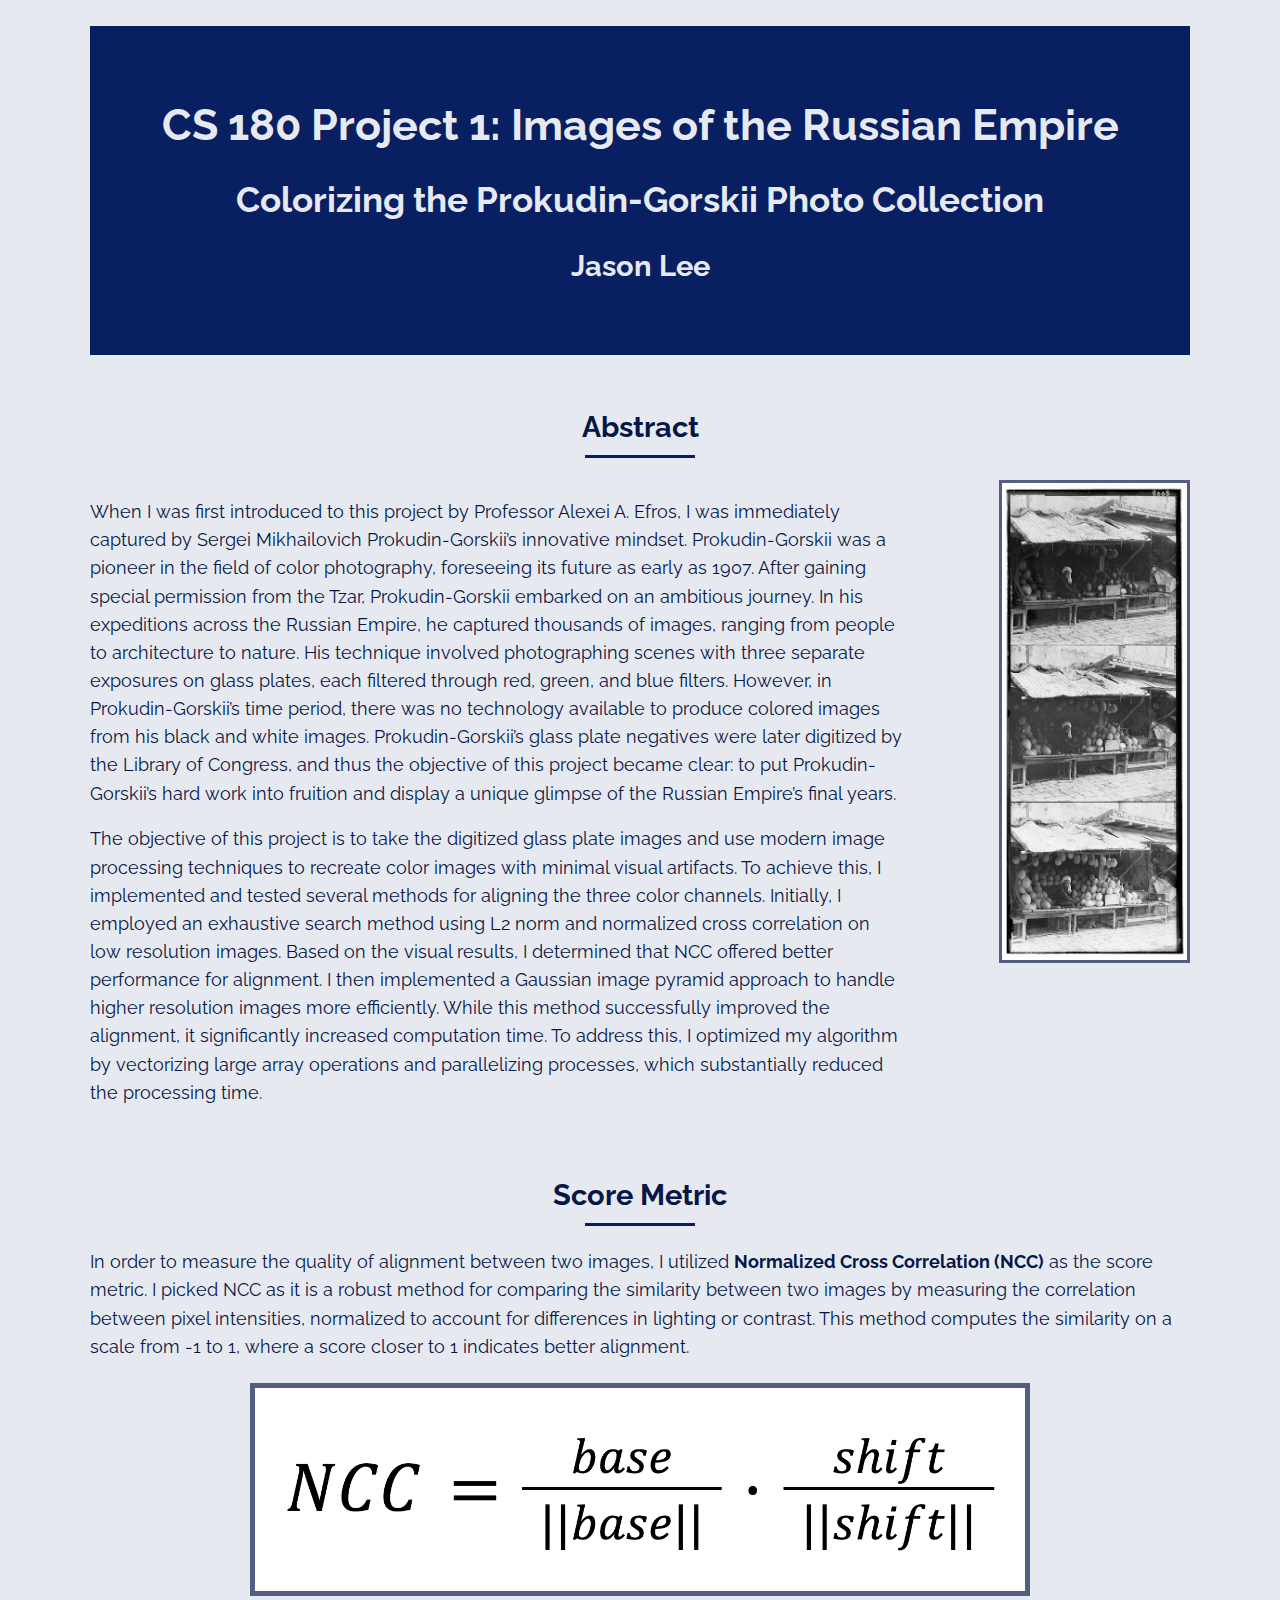
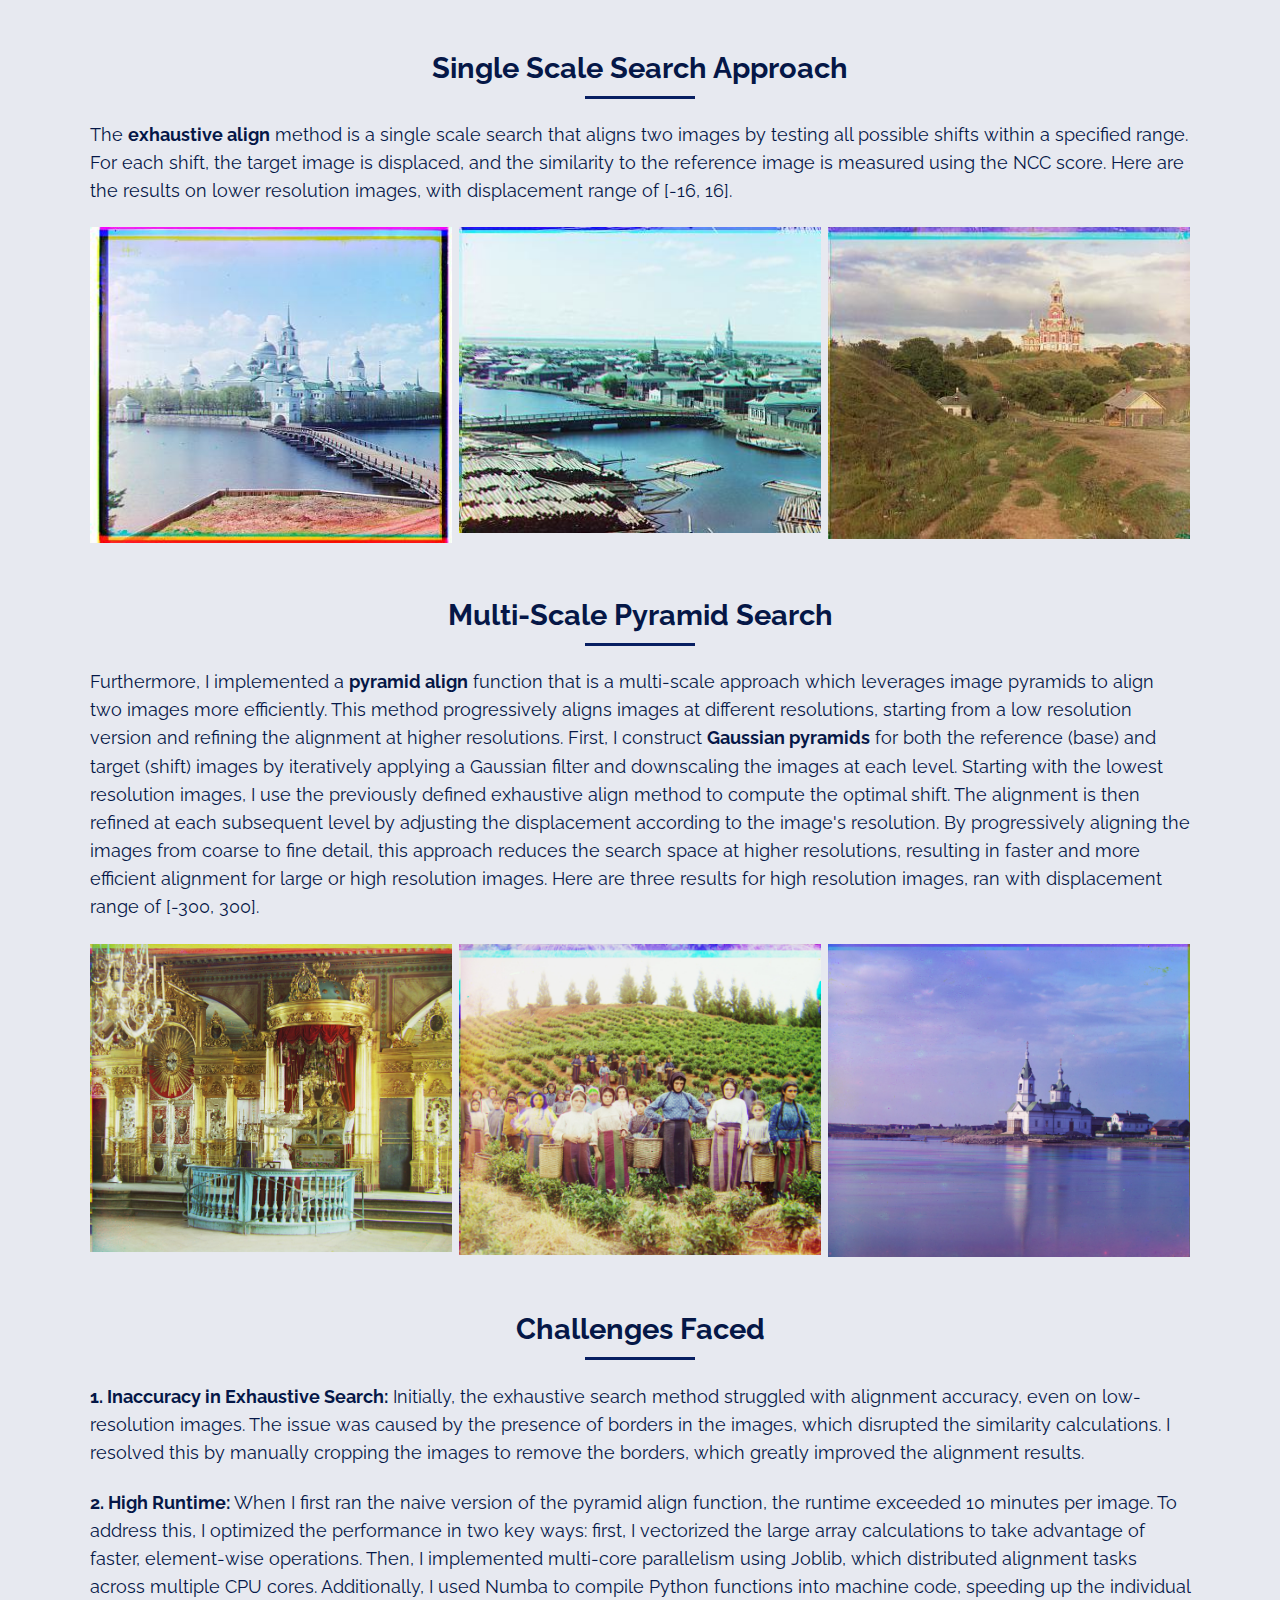
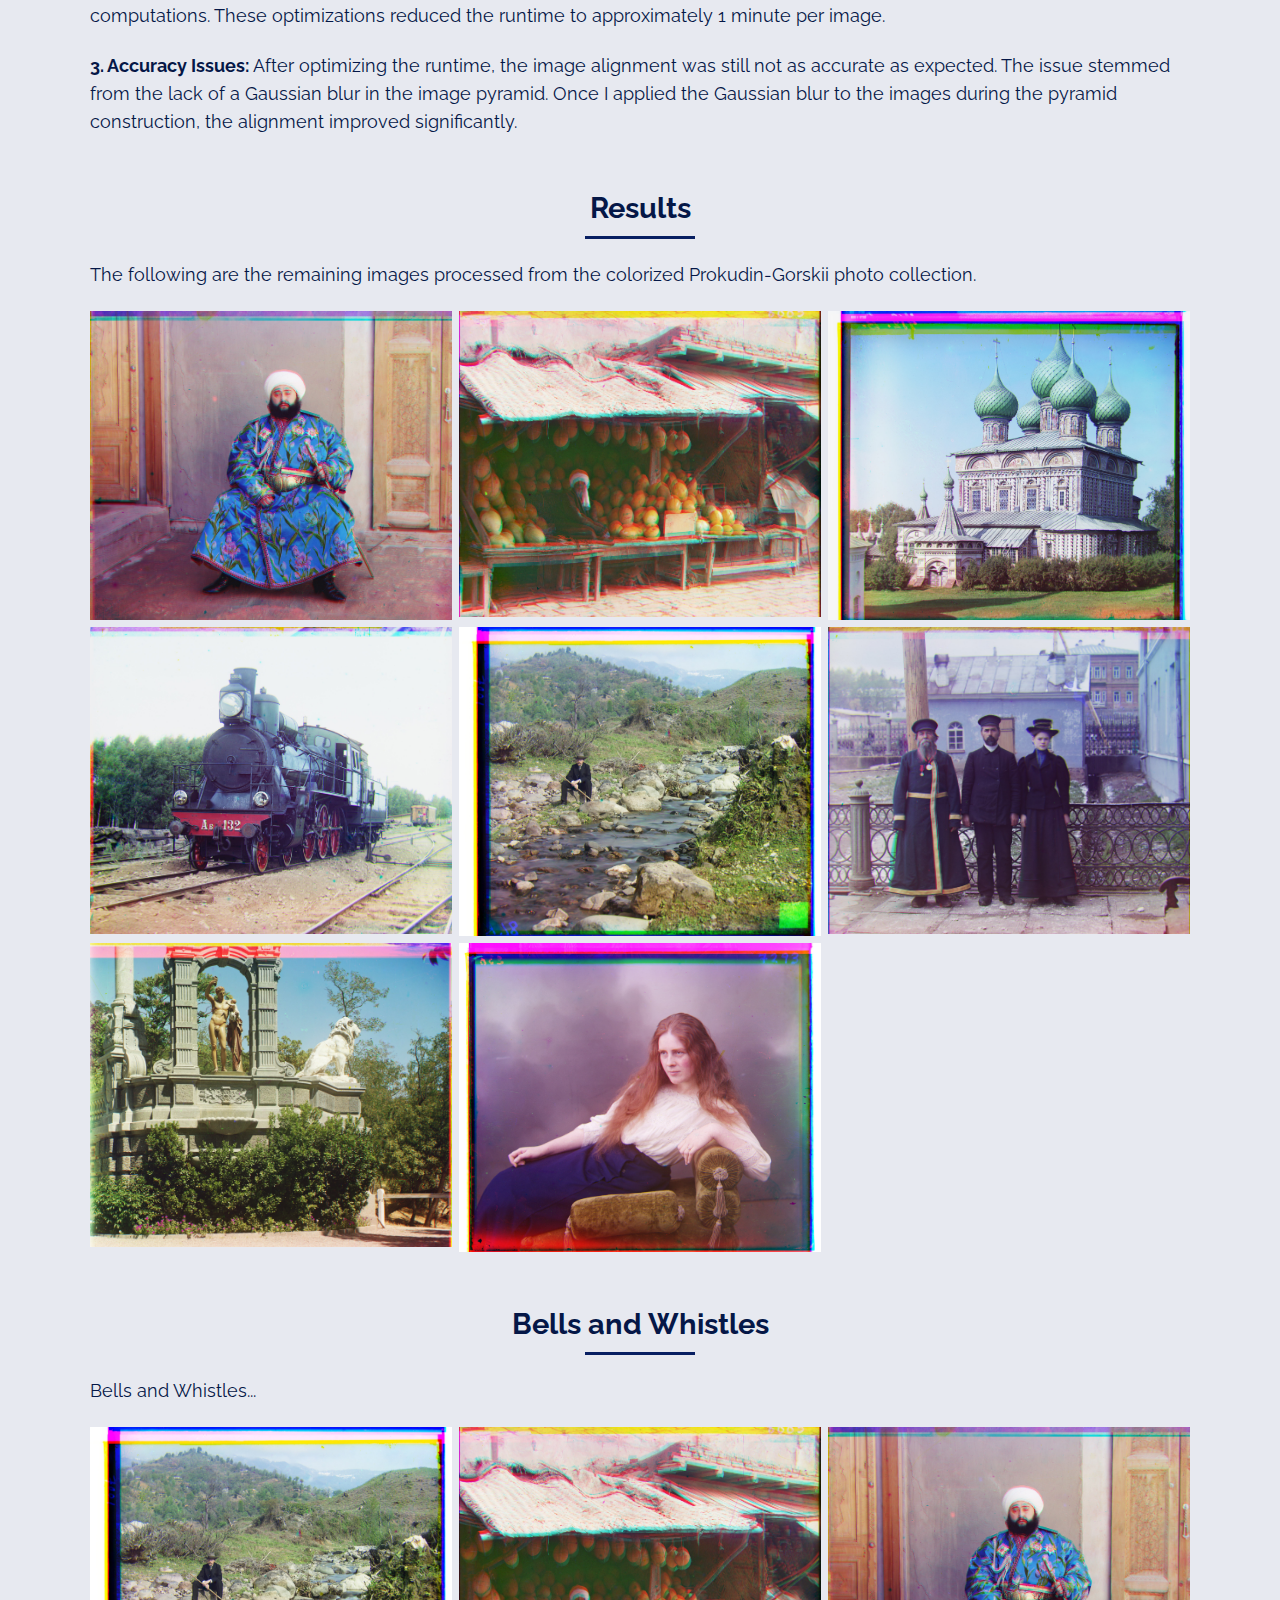
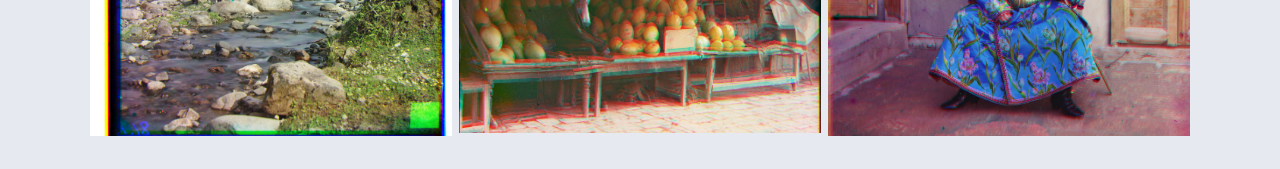
<file: 1/index.html>
<!DOCTYPE html>
<html lang="en">
<head>
    <meta charset="UTF-8">
    <meta name="viewport" content="width=device-width, initial-scale=1.0">
    <title>CS 180 Proj 1: Images of the Russian Empire</title>
    <style>
        @import url('https://fonts.googleapis.com/css2?family=Raleway:wght@400;700&display=swap');

        body {
            font-family: 'Raleway', sans-serif;
            margin: 2%;
            padding: 0 5%; 
            text-align: center;
            background-color: #E7E9F0;
            color: #051747;
        }

        .title-block {
            background-color: #081F62; 
            color: #E7E9F0;
            padding: 4% 2%; 
            margin-bottom: 3%;
            text-align: center;
        }

        h1 {
            font-size: 2.7em; 
            margin-bottom: 1%;
        }

        h2 {
            font-size: 2.2em;
            margin-bottom: 1%;
        }

        h3 {
            font-size: 1.8em;
        }

        section h2 {
            font-size: 1.8em; 
            margin-bottom: 2%;
            margin-top: 5%; 
            position: relative;
        }

        section h2::after {
            content: '';
            display: block;
            width: 10%;
            height: 3px;
            background-color: #081F62; 
            margin: 1% auto; 
        }

        section {
            margin-bottom: 3%;
        }

        .image-container {
            display: grid;
            grid-template-columns: repeat(3, 1fr);
            gap: 7px;
            justify-items: center;
        }

        img {
            max-width: 100%;
            width: 400px;
            height: auto;
        }

        p {
            text-align: left;
            margin-bottom: 2%;
            font-size: 1.1em;
            line-height: 1.6em; 
        }

        .ncc-image-container {
            display: flex;
            justify-content: center;
            margin-bottom: 2%;
        }

        .ncc-image-container img {
            width: 70%;
            border: 5px solid #535F80;
        }
        .abstract-container {
            display: flex;
            justify-content: space-between;
            align-items: flex-start;
            gap: 20px;
        }
        
        .abstract-text {
            width: 74%; 
        }
        
        .abstract-images {
            width: 24%; 
            display: flex;
            flex-direction: column;
            gap: 15px;
        }
        
        .abstract-images img {
            max-width: 70%;
            border: 3px solid #535F80;
            margin-left: auto;
            display: block;
        }

    </style>
</head>
<body>
    <div class="title-block">
        <h1>CS 180 Project 1: Images of the Russian Empire</h1>
        <h2>Colorizing the Prokudin-Gorskii Photo Collection</h2>
        <h3>Jason Lee</h3>
    </div>
    <section id="abstract">
        <h2>Abstract</h2>
        <div class="abstract-container">
            <div class="abstract-text">
                <p>
                    When I was first introduced to this project by Professor Alexei A. Efros, 
                    I was immediately captured by Sergei Mikhailovich Prokudin-Gorskii’s innovative mindset. 
                    Prokudin-Gorskii was a pioneer in the field of color photography, 
                    foreseeing its future as early as 1907. After gaining special permission from the Tzar,
                    Prokudin-Gorskii embarked on an ambitious journey. In his expeditions across the Russian Empire,
                    he captured thousands of images, ranging from people to architecture to nature. 
                    His technique involved photographing scenes with three separate exposures on glass plates, 
                    each filtered through red, green, and blue filters. However, in Prokudin-Gorskii’s time period, 
                    there was no technology available to produce colored images from his black and white images. 
                    Prokudin-Gorskii’s glass plate negatives were later digitized by the Library of Congress, 
                    and thus the objective of this project became clear: to put Prokudin-Gorskii’s hard work 
                    into fruition and display a unique glimpse of the Russian Empire’s final years.
                </p>
                <p>
                    The objective of this project is to take the digitized glass plate images and use modern 
                    image processing techniques to recreate color images with minimal visual artifacts. To 
                    achieve this, I implemented and tested several methods for aligning the three color channels.
                    Initially, I employed an exhaustive search method using L2 norm and normalized cross correlation 
                    on low resolution images. Based on the visual results, I determined that NCC offered better 
                    performance for alignment. I then implemented a Gaussian image pyramid approach to handle higher 
                    resolution images more efficiently. While this method successfully improved the alignment, it 
                    significantly increased computation time. To address this, I optimized my algorithm by vectorizing 
                    large array operations and parallelizing processes, which substantially reduced the processing time.
                </p>
            </div>
            <div class="abstract-images">
                <img src="media/melons_abstract.jpg" alt="Melons Original">
            </div>
        </div>
    </section>
    <section id="Score Metric">
        <h2>Score Metric</h2>
        <p>
            In order to measure the quality of alignment between two images, I utilized <b>Normalized Cross 
            Correlation (NCC)</b> as the score metric. I picked NCC as it is a robust method for comparing the 
            similarity between two images by measuring the correlation between pixel intensities, normalized 
            to account for differences in lighting or contrast. This method computes the similarity on a scale 
            from -1 to 1, where a score closer to 1 indicates better alignment.
        </p>
        <div class="ncc-image-container">
            <img src="media/ncc.jpg" alt="NCC">
        </div>
    </section>

    <section id="single-scale-search">
        <h2>Single Scale Search Approach</h2>
        <p>
            The <b>exhaustive align</b> method is a single scale search that aligns two images by testing all possible 
            shifts within a specified range. For each shift, the target image is displaced, and the similarity 
            to the reference image is measured using the NCC score. Here are the results on lower resolution images, with displacement range of [-16, 16].
        </p>
        <div class="image-container">
            <img src="media/monastery_colorized.jpg" alt="Monastery Colorized">
            <img src="media/tobolsk_colorized.jpg" alt="Tobolsk Colorized">
            <img src="media/cathedral_colorized.jpg" alt="Cathedral Colorized">
        </div>
    </section>

    <section id="multi-scale-pyramid-search">
        <h2>Multi-Scale Pyramid Search</h2>
        <p>
            Furthermore, I implemented a <b>pyramid align</b> function that is a multi-scale approach which leverages 
            image pyramids to align two images more efficiently. This method progressively aligns images at 
            different resolutions, starting from a low resolution version and refining the alignment at higher 
            resolutions. First, I construct <b>Gaussian pyramids</b> for both the reference (base) and target (shift) 
            images by iteratively applying a Gaussian filter and downscaling the images at each level. Starting 
            with the lowest resolution images, I use the previously defined exhaustive align method to compute the optimal shift. 
            The alignment is then refined at each subsequent level by adjusting the displacement according to 
            the image's resolution. By progressively aligning the images from coarse to fine detail, this 
            approach reduces the search space at higher resolutions, resulting in faster and more efficient 
            alignment for large or high resolution images. Here are three results for high resolution images, ran with displacement range of [-300, 300].
        </p>
        <div class="image-container">
            <img src="media/icon_colorized.jpg" alt="Icon Colorized">
            <img src="media/harvesters_colorized.jpg" alt="Harvesters Colorized">
            <img src="media/church_colorized.jpg" alt="Church Colorized">
        </div>
    </section>

    <section id="challenges-faced">
        <h2>Challenges Faced</h2>
        <p>
            <b>1. Inaccuracy in Exhaustive Search:</b> Initially, the exhaustive search method struggled with alignment accuracy, 
            even on low-resolution images. The issue was caused by the presence of borders in the images, which disrupted 
            the similarity calculations. I resolved this by manually cropping the images to remove the borders, which greatly 
            improved the alignment results.
        </p>
        <p>
            <b>2. High Runtime:</b> When I first ran the naive version of the pyramid align function, the runtime exceeded 10 minutes
            per image. To address this, I optimized the performance in two key ways: first, I vectorized the large array 
            calculations to take advantage of faster, element-wise operations. Then, I implemented multi-core parallelism 
            using Joblib, which distributed alignment tasks across multiple CPU cores. Additionally, I used Numba to compile 
            Python functions into machine code, speeding up the individual computations. These optimizations reduced the 
            runtime to approximately 1 minute per image.
        </p>
        <p>
            <b>3. Accuracy Issues:</b> After optimizing the runtime, the image alignment was still not as accurate as expected. The 
            issue stemmed from the lack of a Gaussian blur in the image pyramid. Once I applied the Gaussian blur to the images 
            during the pyramid construction, the alignment improved significantly.
        </p>
    </section>

    <section id="results">
        <h2>Results</h2>
        <p>
            The following are the remaining images processed from the colorized Prokudin-Gorskii photo collection.
        </p>
        <div class="image-container">
            <img src="media/emir_colorized.jpg" alt="Emir Colorized">
            <img src="media/melons_colorized.jpg" alt="Melons Colorized">
            <img src="media/onion_church_colorized.jpg" alt="Onion Church Colorized">
            <img src="media/train_colorized.jpg" alt="Train Colorized">
            <img src="media/self_portrait_colorized.jpg" alt="Self Portrait Colorized">
            <img src="media/three_generations_colorized.jpg" alt="Three Generations Colorized">
            <img src="media/sculpture_colorized.jpg" alt="Sculpture Colorized">
            <img src="media/lady_colorized.jpg" alt="Lady Colorized">
        </div>
    </section>

    <section id="bells-and-whistles">
        <h2>Bells and Whistles</h2>
        <p>
            Bells and Whistles...
        </p>
        <div class="image-container">
            <img src="media/self_portrait_colorized.jpg" alt="Self Portrait Colorized">
            <img src="media/melons_colorized.jpg" alt="Melons Colorized">
            <img src="media/emir_colorized.jpg" alt="Emir Colorized">
        </div>
    </section>

</body>
</html>
</file>
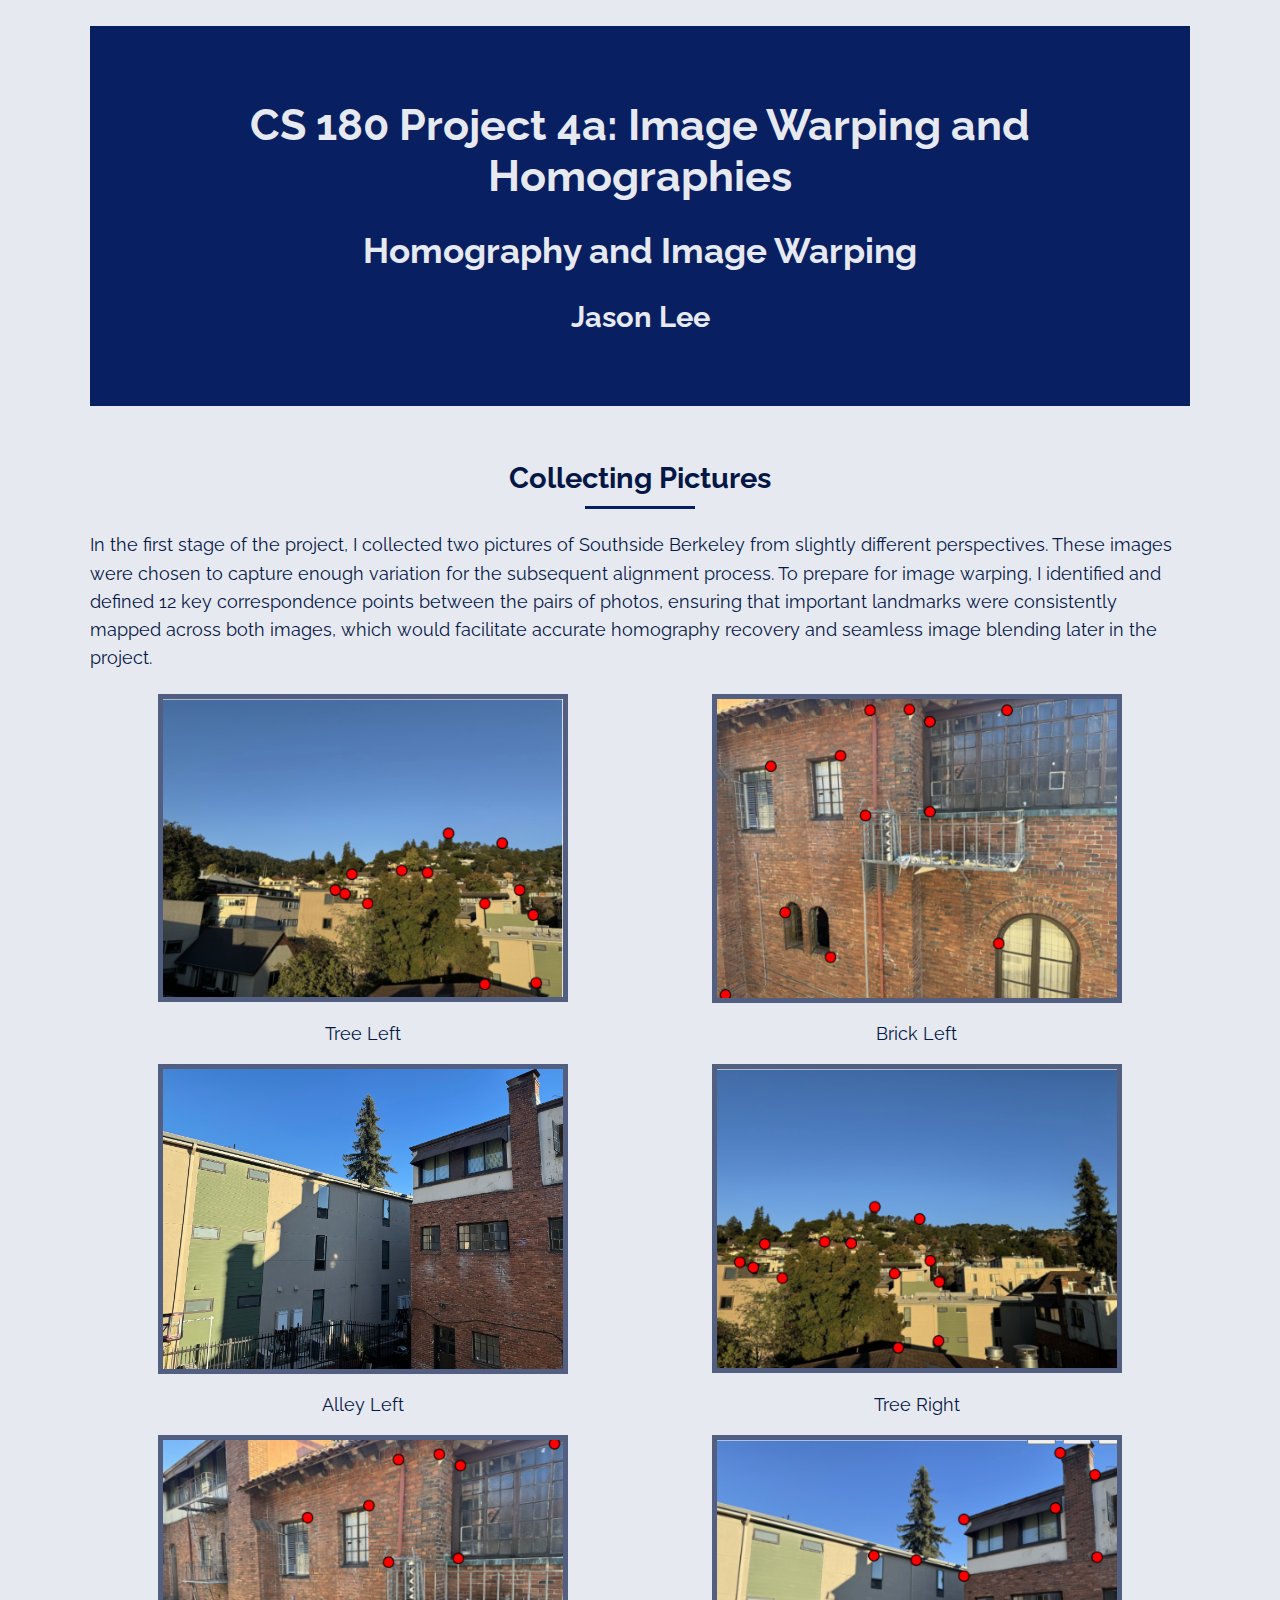
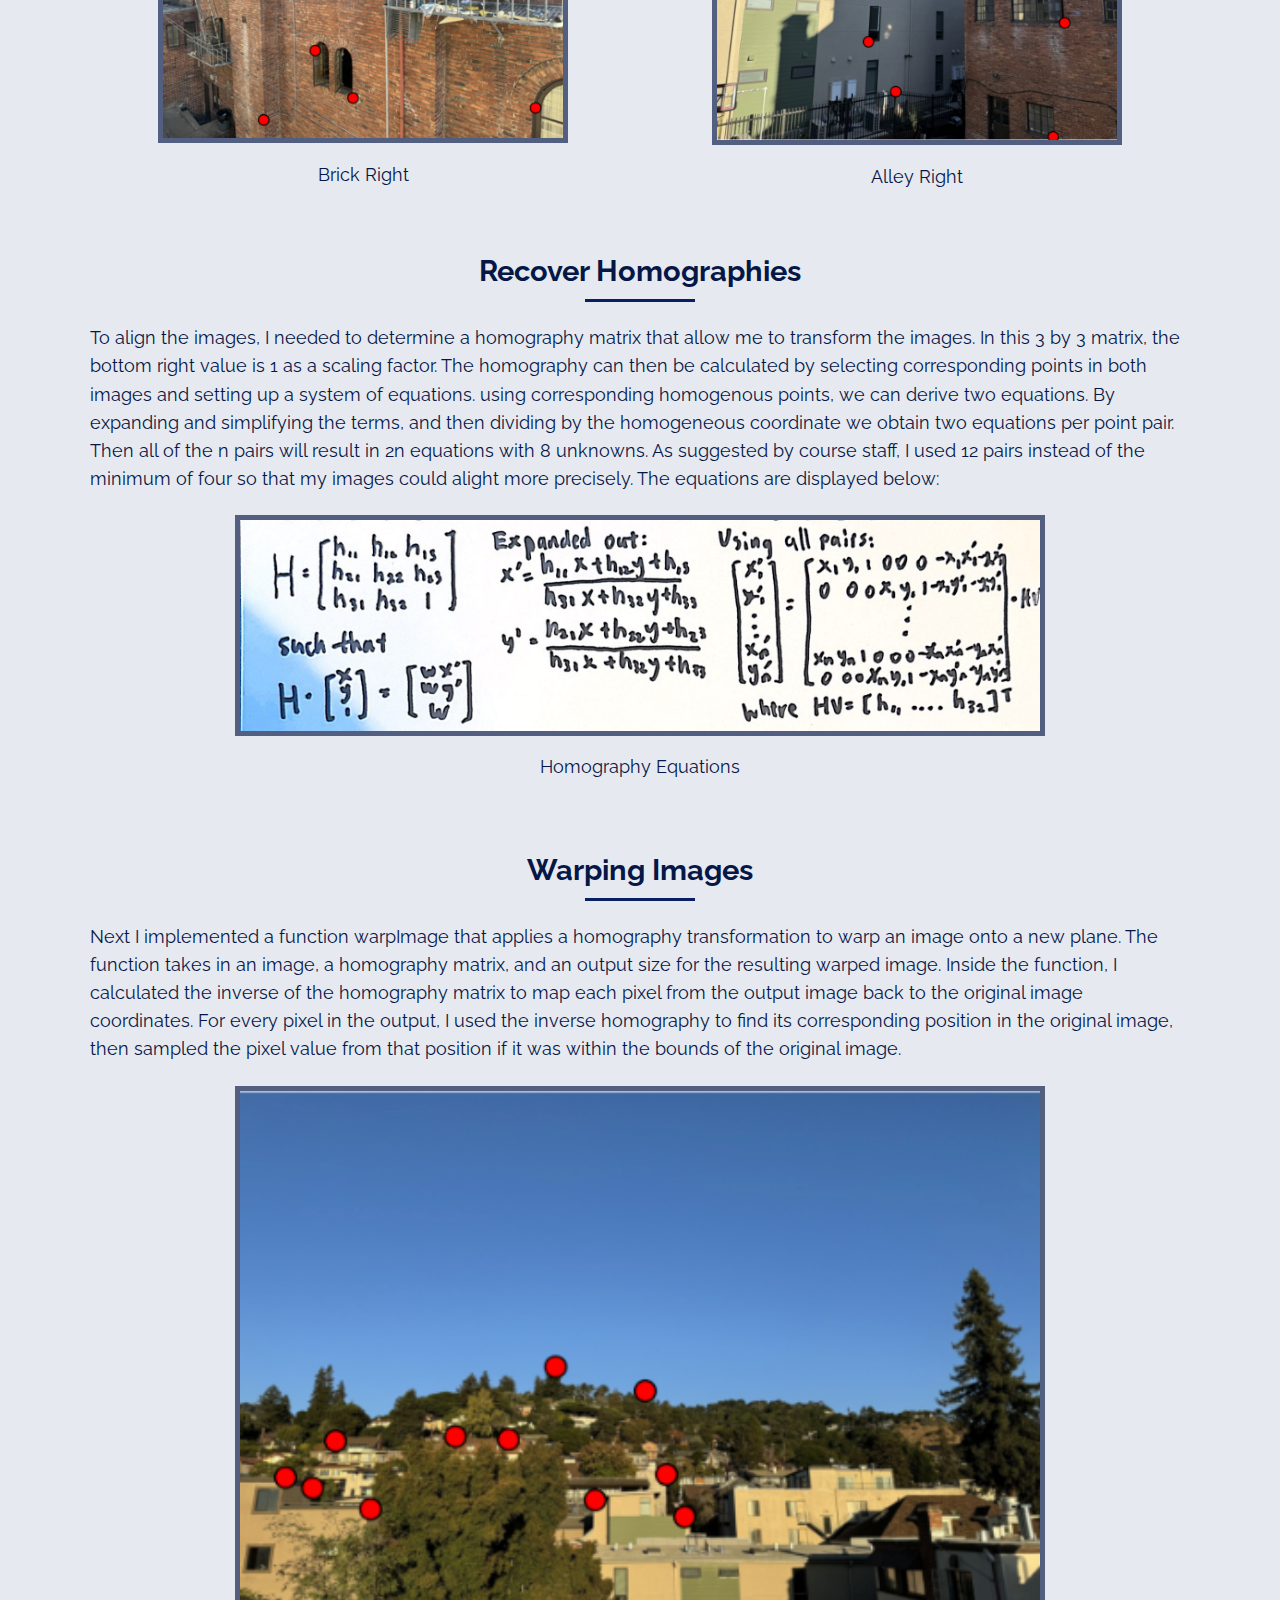
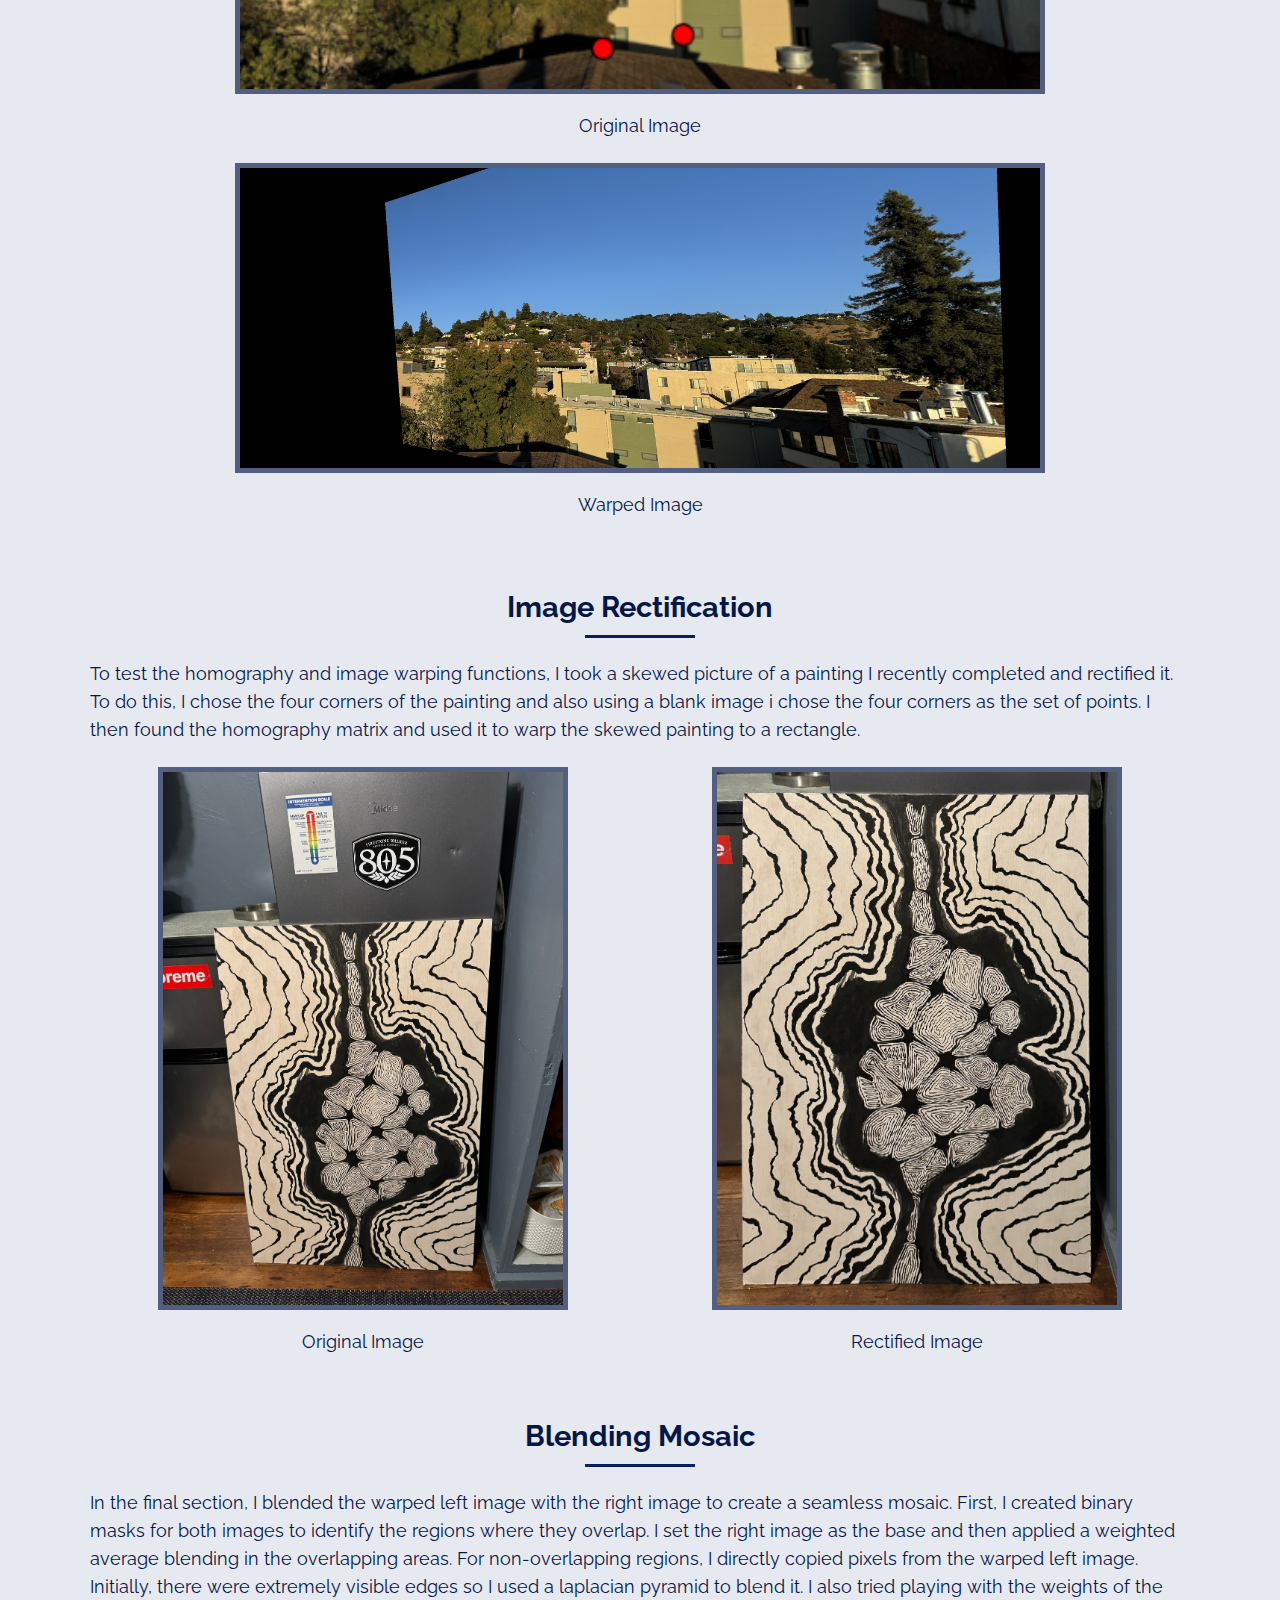
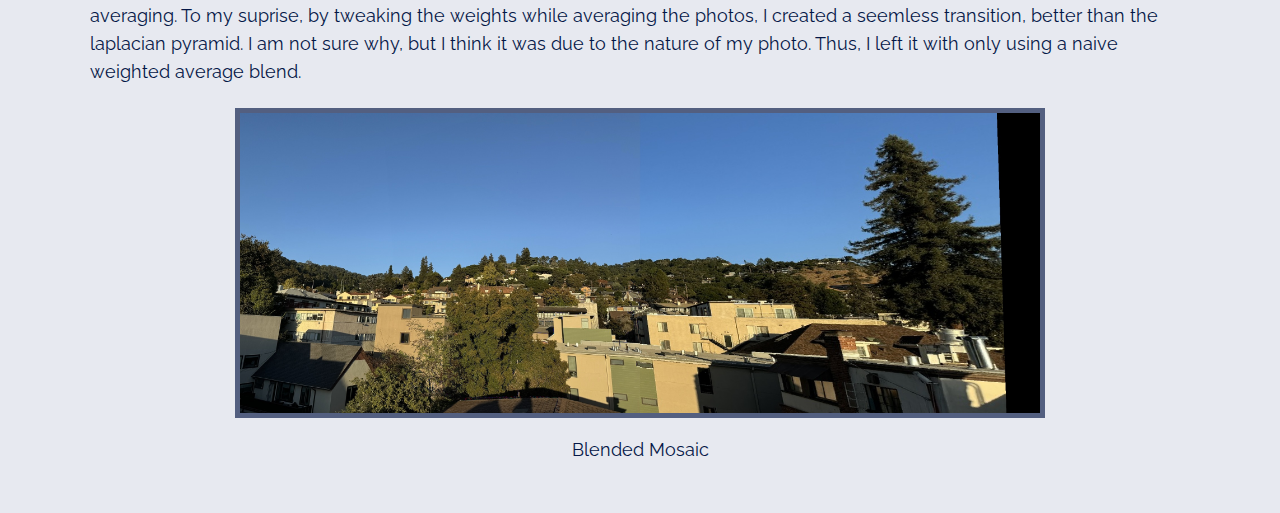
<file: 4a/index.html>
<!DOCTYPE html>
<html lang="en">
<head>
    <meta charset="UTF-8">
    <meta name="viewport" content="width=device-width, initial-scale=1.0">
    <title>CS 180 Project 4a: Image Warping and Homographies</title>
    <style>
        @import url('https://fonts.googleapis.com/css2?family=Raleway:wght@400;700&display=swap');

        body {
            font-family: 'Raleway', sans-serif;
            margin: 2%;
            padding: 0 5%; 
            text-align: center;
            background-color: #E7E9F0;
            color: #051747;
        }

        .title-block {
            background-color: #081F62; 
            color: #E7E9F0;
            padding: 4% 2%; 
            margin-bottom: 3%;
            text-align: center;
        }

        h1 {
            font-size: 2.7em; 
            margin-bottom: 1%;
        }

        h2 {
            font-size: 2.2em;
            margin-bottom: 1%;
        }

        h3 {
            font-size: 1.8em;
        }

        section h2 {
            font-size: 1.8em; 
            margin-bottom: 2%;
            margin-top: 5%; 
            position: relative;
        }

        section h2::after {
            content: '';
            display: block;
            width: 10%;
            height: 3px;
            background-color: #081F62; 
            margin: 1% auto; 
        }

        section {
            margin-bottom: 3%;
        }

        .image-item {
            text-align: center;
            display: flex;
            flex-direction: column;
            align-items: center;
        }
        
        .image-container {
            display: grid;
            grid-template-columns: repeat(2, 1fr);
            gap: 7px;
            justify-items: center;
        }
        
        img {
            max-width: 100%;
            width: 400px;
            height: auto;
            border: 5px solid #535F80;
        }

        p {
            text-align: left;
            margin-bottom: 2%;
            font-size: 1.1em;
            line-height: 1.6em; 
        }

        /* Specific grid adjustments for each section */
        #collecting-pictures .image-container {
            grid-template-columns: repeat(2, 1fr);
        }

        #image-rectification .image-container {
            grid-template-columns: repeat(2, 1fr);
        }

        #recover-homographies .image-container, 
        #blending-mosaic .image-container,
        #warping-images .image-container {
            grid-template-columns: 1fr;
        }

        #recover-homographies img,
        #warping-images img,
        #blending-mosaic img {
            width: 800px; /* Adjust long image width */
        }
    </style>
</head>
<body>
    <div class="title-block">
        <h1>CS 180 Project 4a: Image Warping and Homographies</h1>
        <h2>Homography and Image Warping</h2>
        <h3>Jason Lee</h3>
    </div>
    
    <section id="collecting-pictures">
        <h2>Collecting Pictures</h2>
        <p>
            In the first stage of the project, I collected two pictures of Southside Berkeley 
            from slightly different perspectives. These images were chosen to capture enough 
            variation for the subsequent alignment process. To prepare for image warping, I 
            identified and defined 12 key correspondence points between the pairs of photos, ensuring 
            that important landmarks were consistently mapped across both images, which would 
            facilitate accurate homography recovery and seamless image blending later in the project.
        </p>
        <div class="image-container">
        <div class="image-item">
            <img src="media/left.jpg" alt="Tree Left">
            <p>Tree Left</p>
        </div>
        <div class="image-item">
            <img src="media/brick_left.jpg" alt="Brick Left">
            <p>Brick Left</p>
        </div>
        <div class="image-item">
            <img src="media/alley_left.jpg" alt="Alley Left">
            <p>Alley Left</p>
        </div>
        <div class="image-item">
            <img src="media/right.jpg" alt="Tree Right">
            <p>Tree Right</p>
        </div>
        <div class="image-item">
            <img src="media/brick_right.jpg" alt="Brick Right">
            <p>Brick Right</p>
        </div>
        <div class="image-item">
            <img src="media/alley_right.jpg" alt="Alley Right">
            <p>Alley Right</p>
        </div>
    </div>
    </section>

    <section id="recover-homographies">
        <h2>Recover Homographies</h2>
        <p>
            To align the images, I needed to determine a homography matrix that allow me to transform the images. In this 3 by 3 matrix, the bottom right value
            is 1 as a scaling factor. The homography can then be calculated by selecting corresponding points in both images and setting up a system of equations.
            using corresponding homogenous points, we can derive two equations. By expanding and simplifying the terms, and then dividing by the homogeneous coordinate 
            we obtain two equations per point pair. Then all of the n pairs will result in 2n equations with 8 unknowns. As suggested by course staff, I used 12 pairs instead of 
            the minimum of four so that my images could alight more precisely. The equations are displayed below:
        </p>
        <div class="image-container">
            <div class="image-item">
                <img src="media/homography.jpg" alt="Homography Alignment">
                <p>Homography Equations</p>
            </div>
        </div>
    </section>

    <section id="warping-images">
        <h2>Warping Images</h2>
        <p>
            Next I implemented a function warpImage that applies a homography transformation to warp an image onto a new plane.
            The function takes in an image, a homography matrix, and an output size for the resulting warped image. Inside the function,
            I calculated the inverse of the homography matrix to map each pixel from the output image back to the original image 
            coordinates. For every pixel in the output, I used the inverse homography to find its corresponding position 
            in the original image, then sampled the pixel value from that position if it was within the bounds of the 
            original image.
        <div class="image-container">
            <div class="image-item">
                <img src="media/right.jpg" alt="Warped Image">
                <p>Original Image</p>
            </div>
            <div class="image-item">
                <img src="media/right_warped.jpg" alt="Warped Image">
                <p>Warped Image</p>
            </div>
        </div>
    </section>

    <section id="image-rectification">
        <h2>Image Rectification</h2>
        <p>
            To test the homography and image warping functions, I took a skewed picture of a painting I recently completed and rectified it. 
            To do this, I chose the four corners of the painting and also using a blank image i chose the four corners as the set of points. 
            I then found the homography matrix and used it to warp the skewed painting to a rectangle.
        </p>
        <div class="image-container">
            <div class="image-item">
                <img src="media/paint.jpg" alt="Original Image">
                <p>Original Image</p>
            </div>
            <div class="image-item">
                <img src="media/paint_warped.jpg" alt="Rectified Image">
                <p>Rectified Image</p>
            </div>
        </div>
    </section>

    <section id="blending-mosaic">
        <h2>Blending Mosaic</h2>
        <p>
            In the final section, I blended the warped left image with the right image to create a seamless mosaic. 
            First, I created binary masks for both images to identify the regions where they overlap. 
            I set the right image as the base and then applied a weighted average blending in the overlapping 
            areas. For non-overlapping regions, I directly copied pixels from the warped left image. Initially, there were 
            extremely visible edges so I used a laplacian pyramid to blend it. I also tried playing with the weights of the averaging.
            To my suprise, by tweaking the weights while averaging the photos, I created a seemless transition, better than the laplacian pyramid.
            I am not sure why, but I think it was due to the nature of my photo. Thus, I left it with only using a naive weighted average blend.
        </p>
        <div class="image-container">
            <div class="image-item">
                <img src="media/mosaic.jpg" alt="Blended Mosaic">
                <p>Blended Mosaic</p>
            </div>
        </div>
    </section>
</body>
</html>
</file>
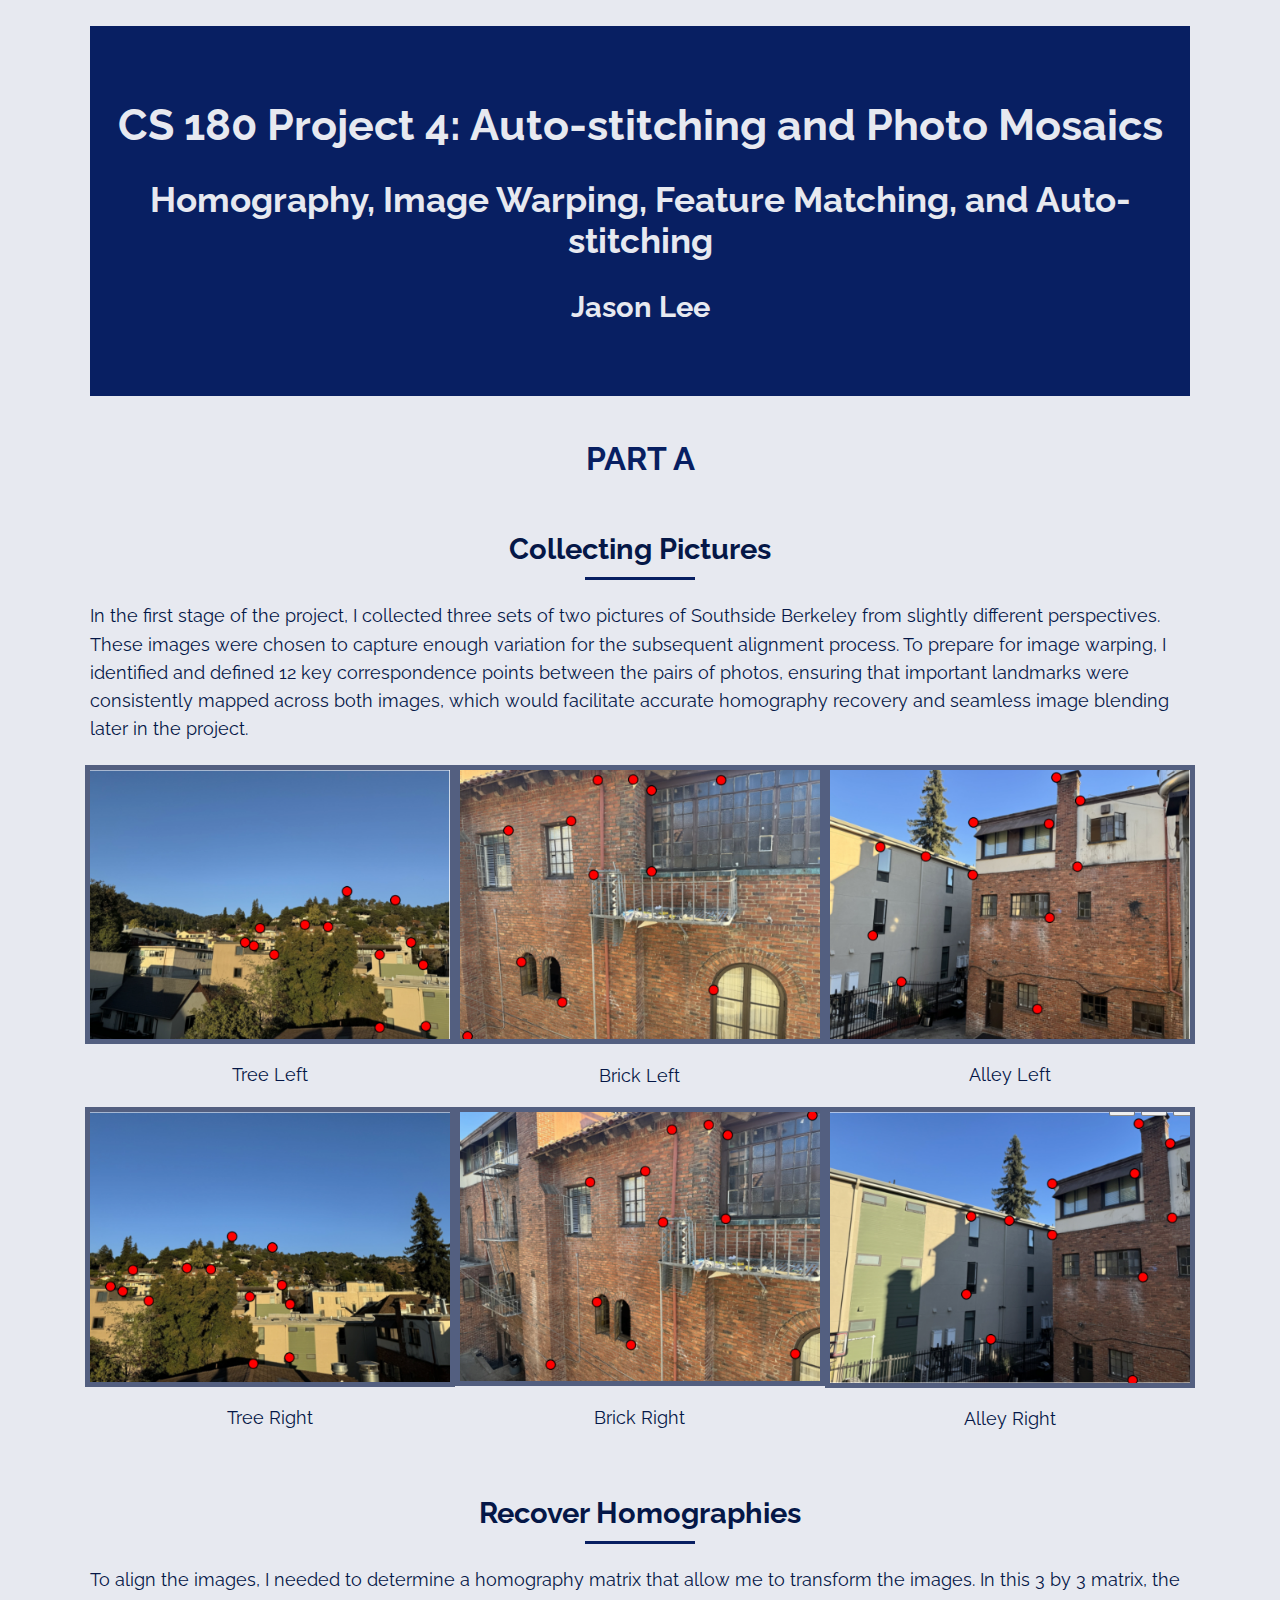
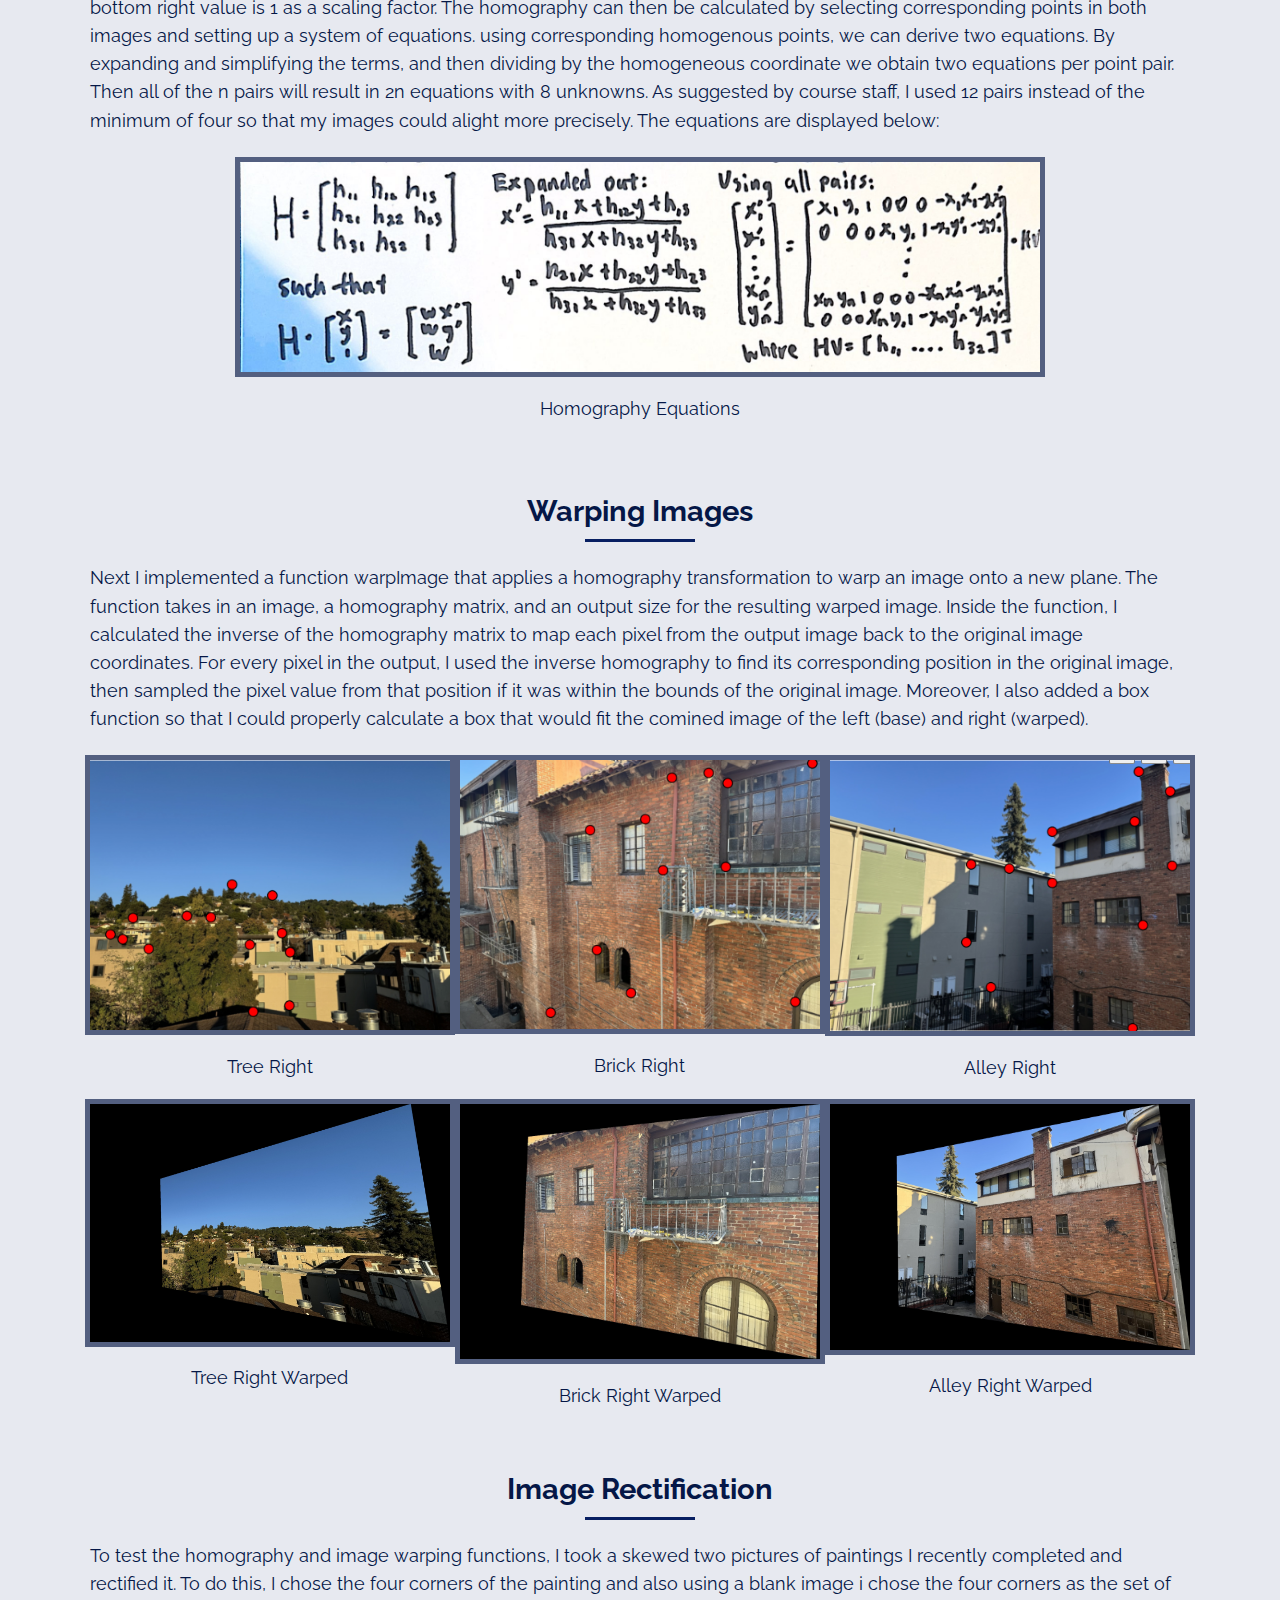
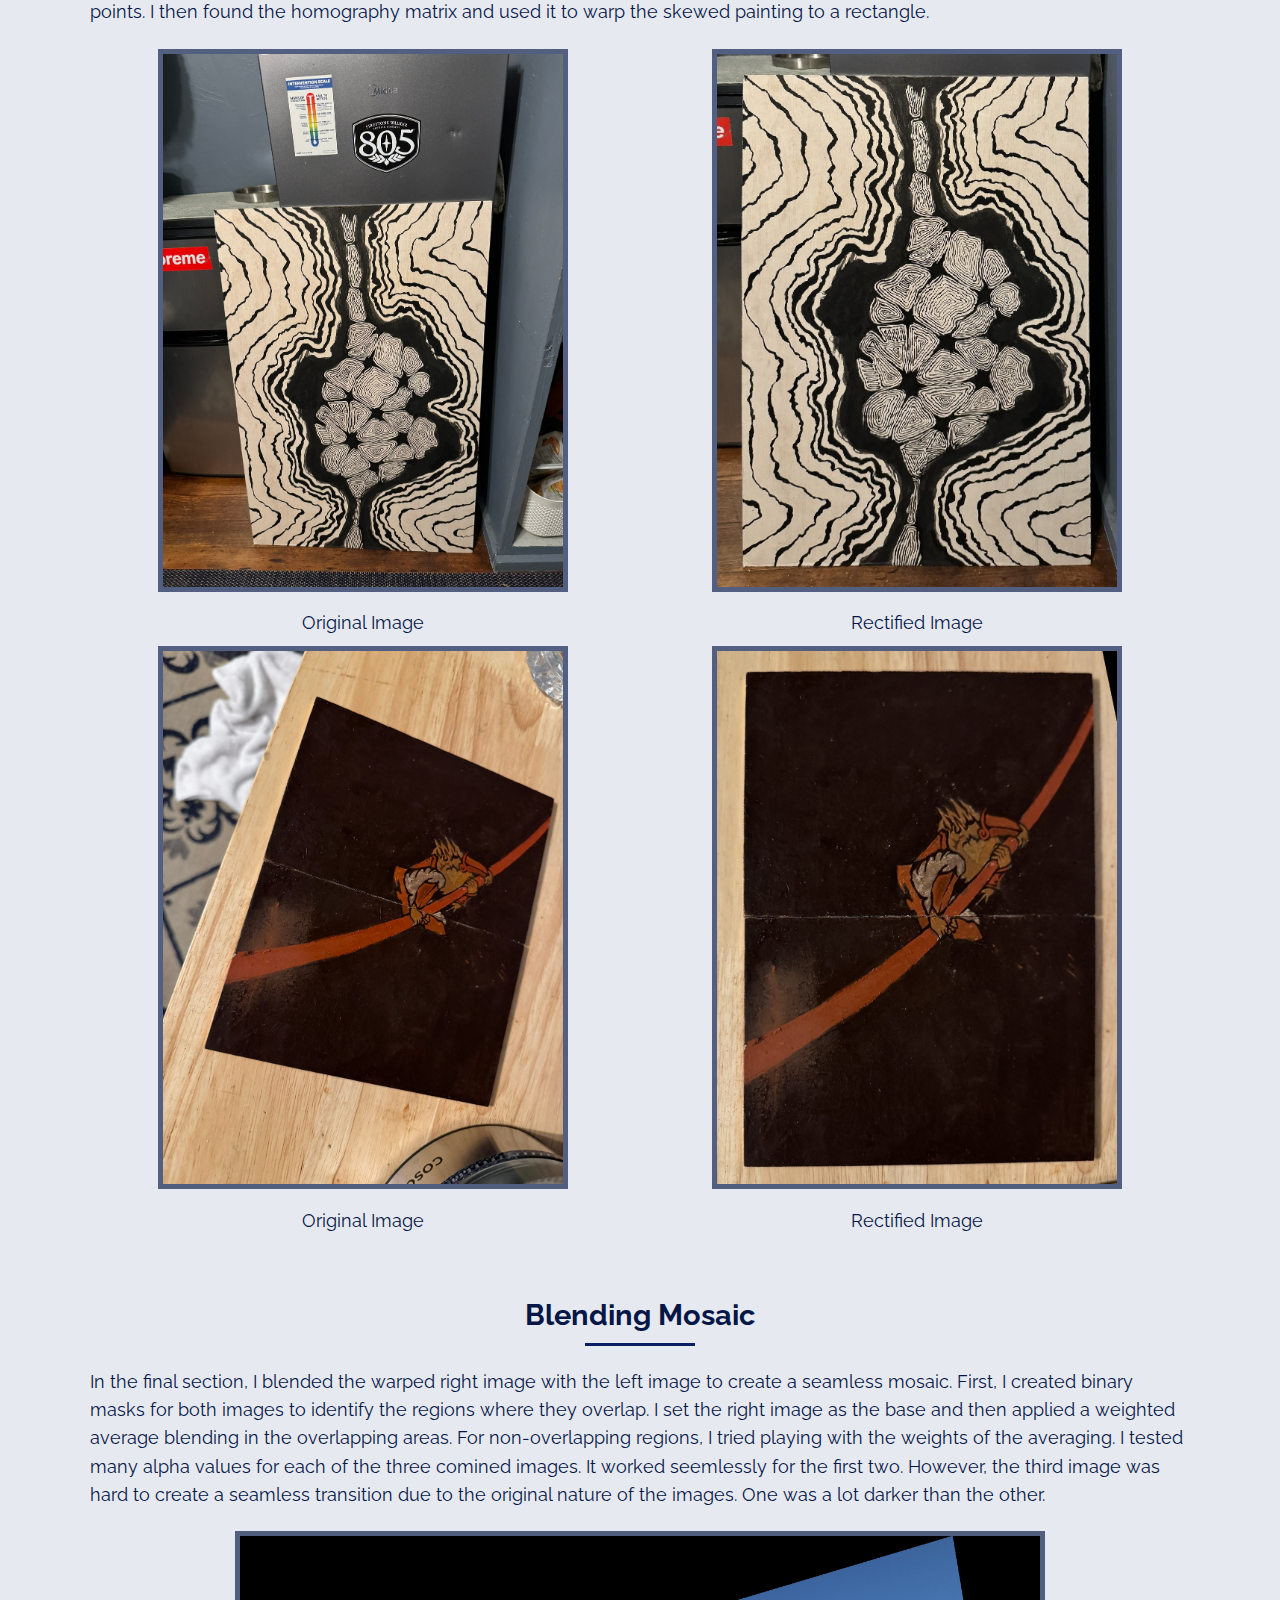
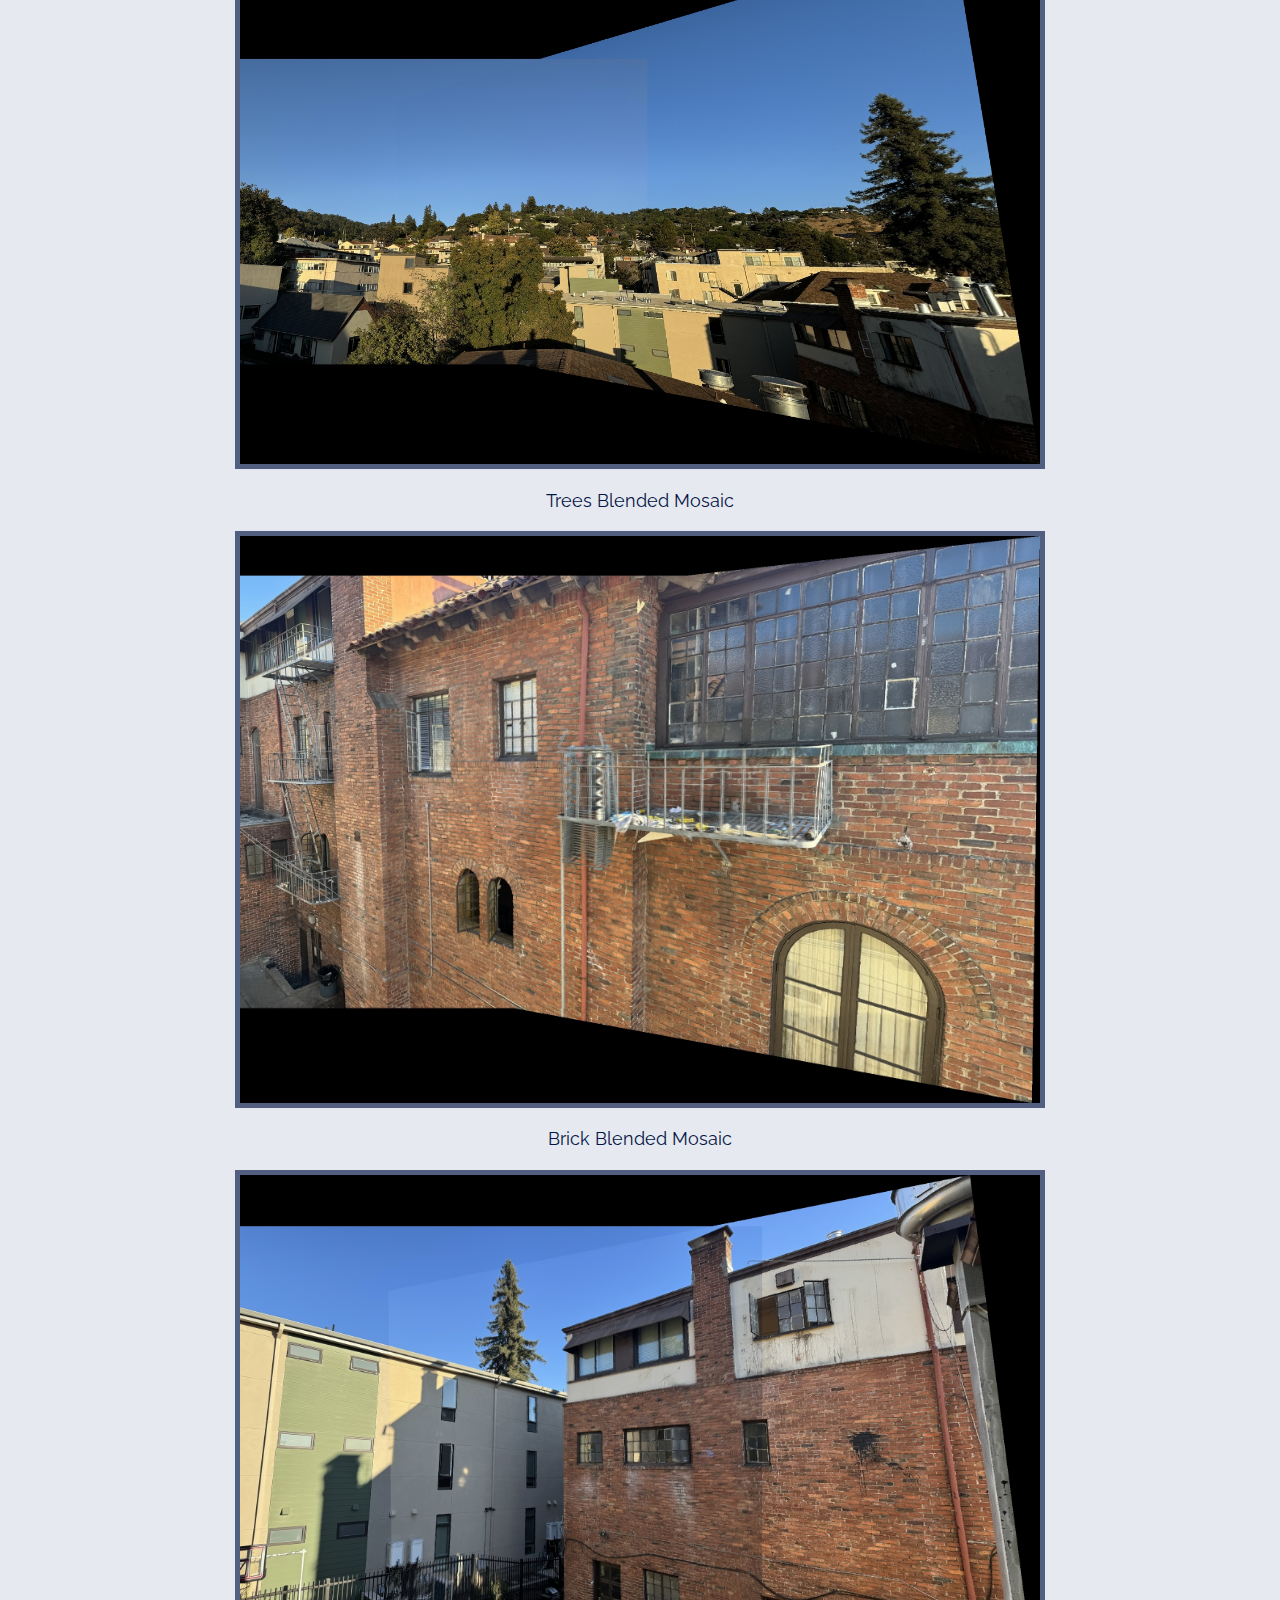
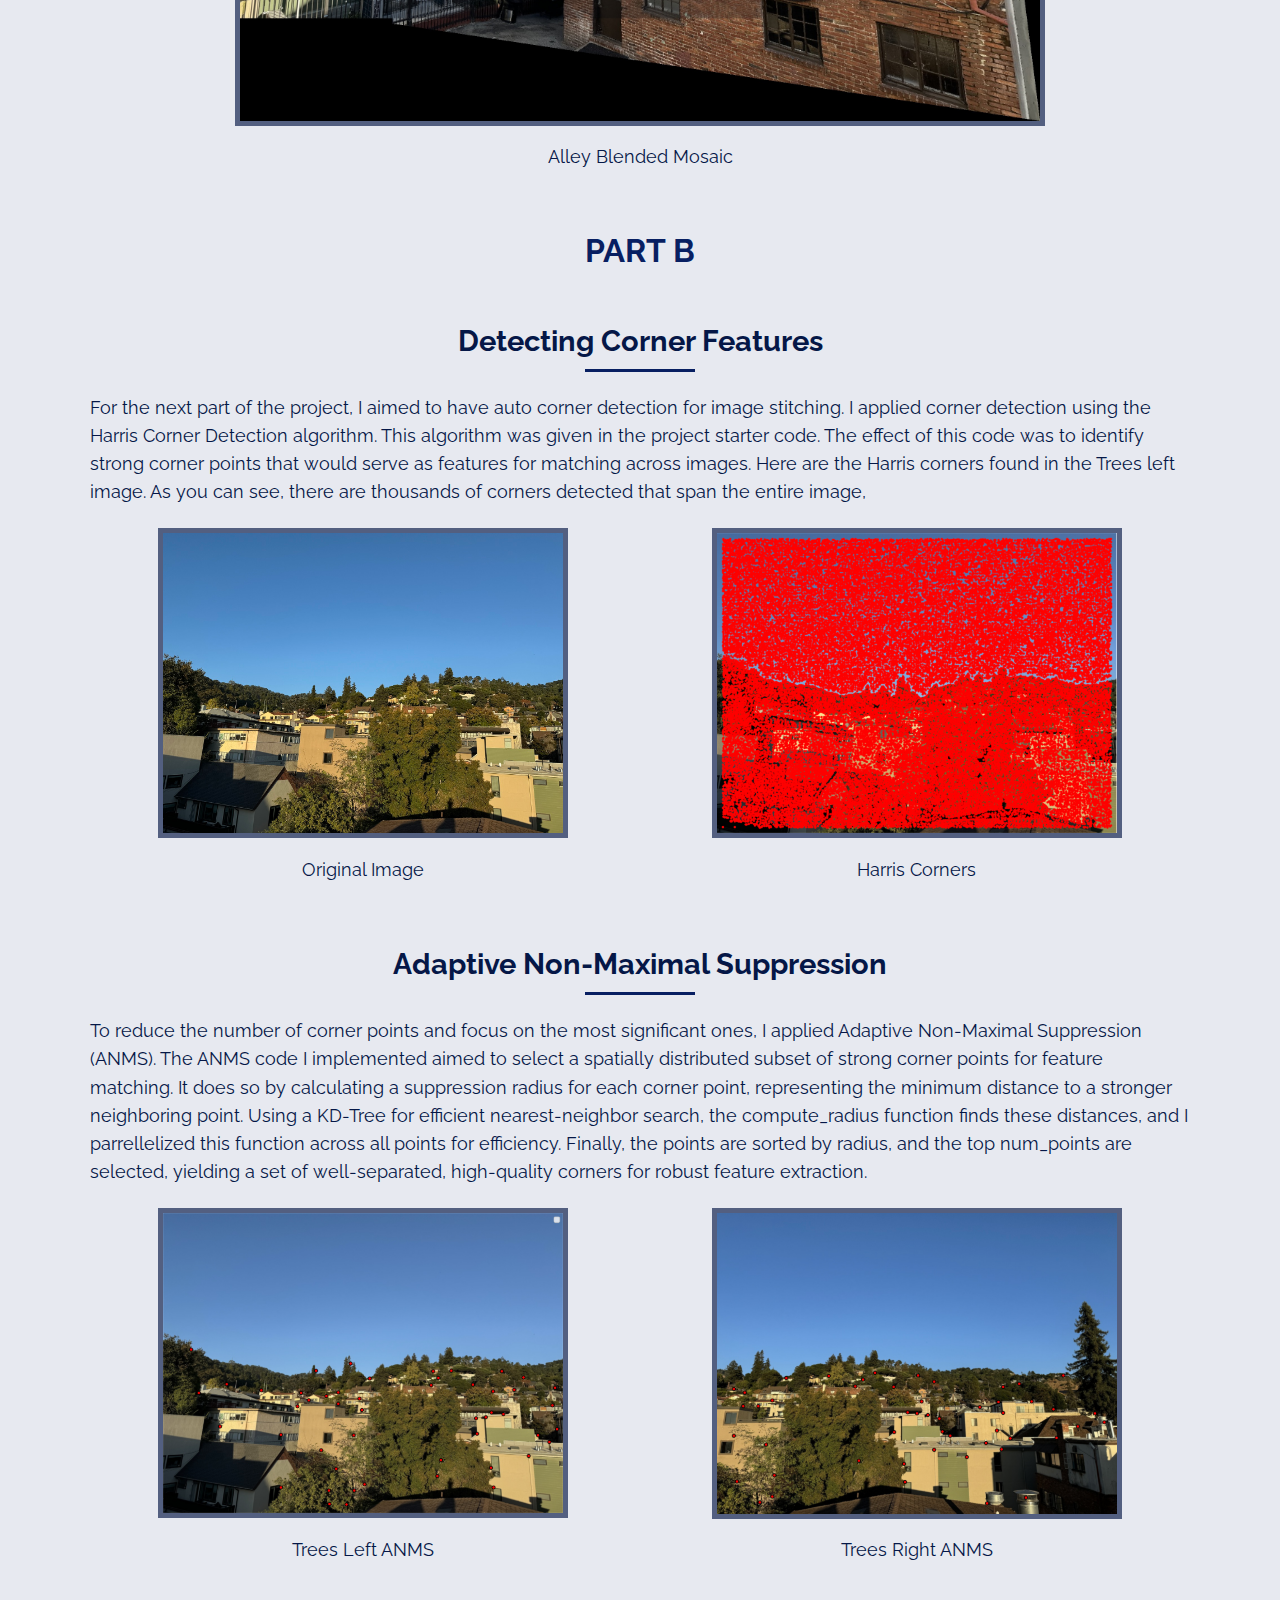
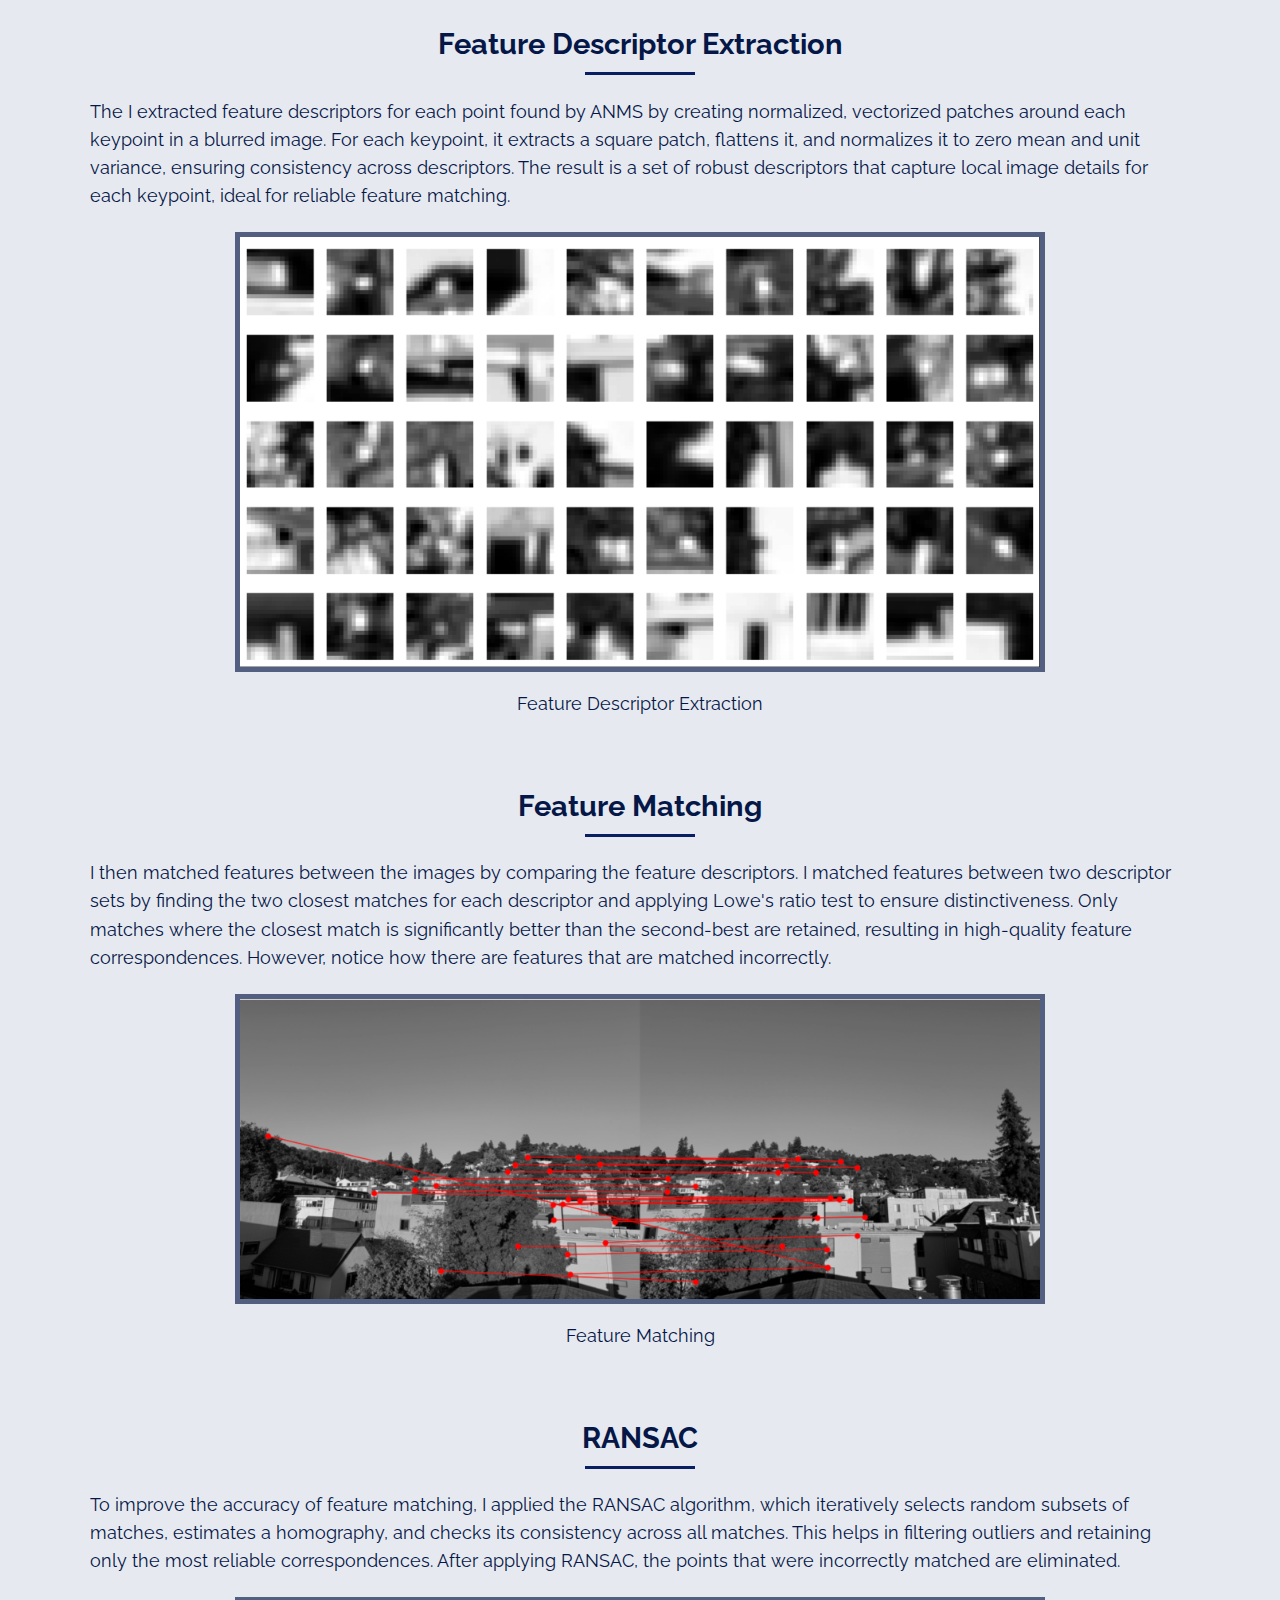
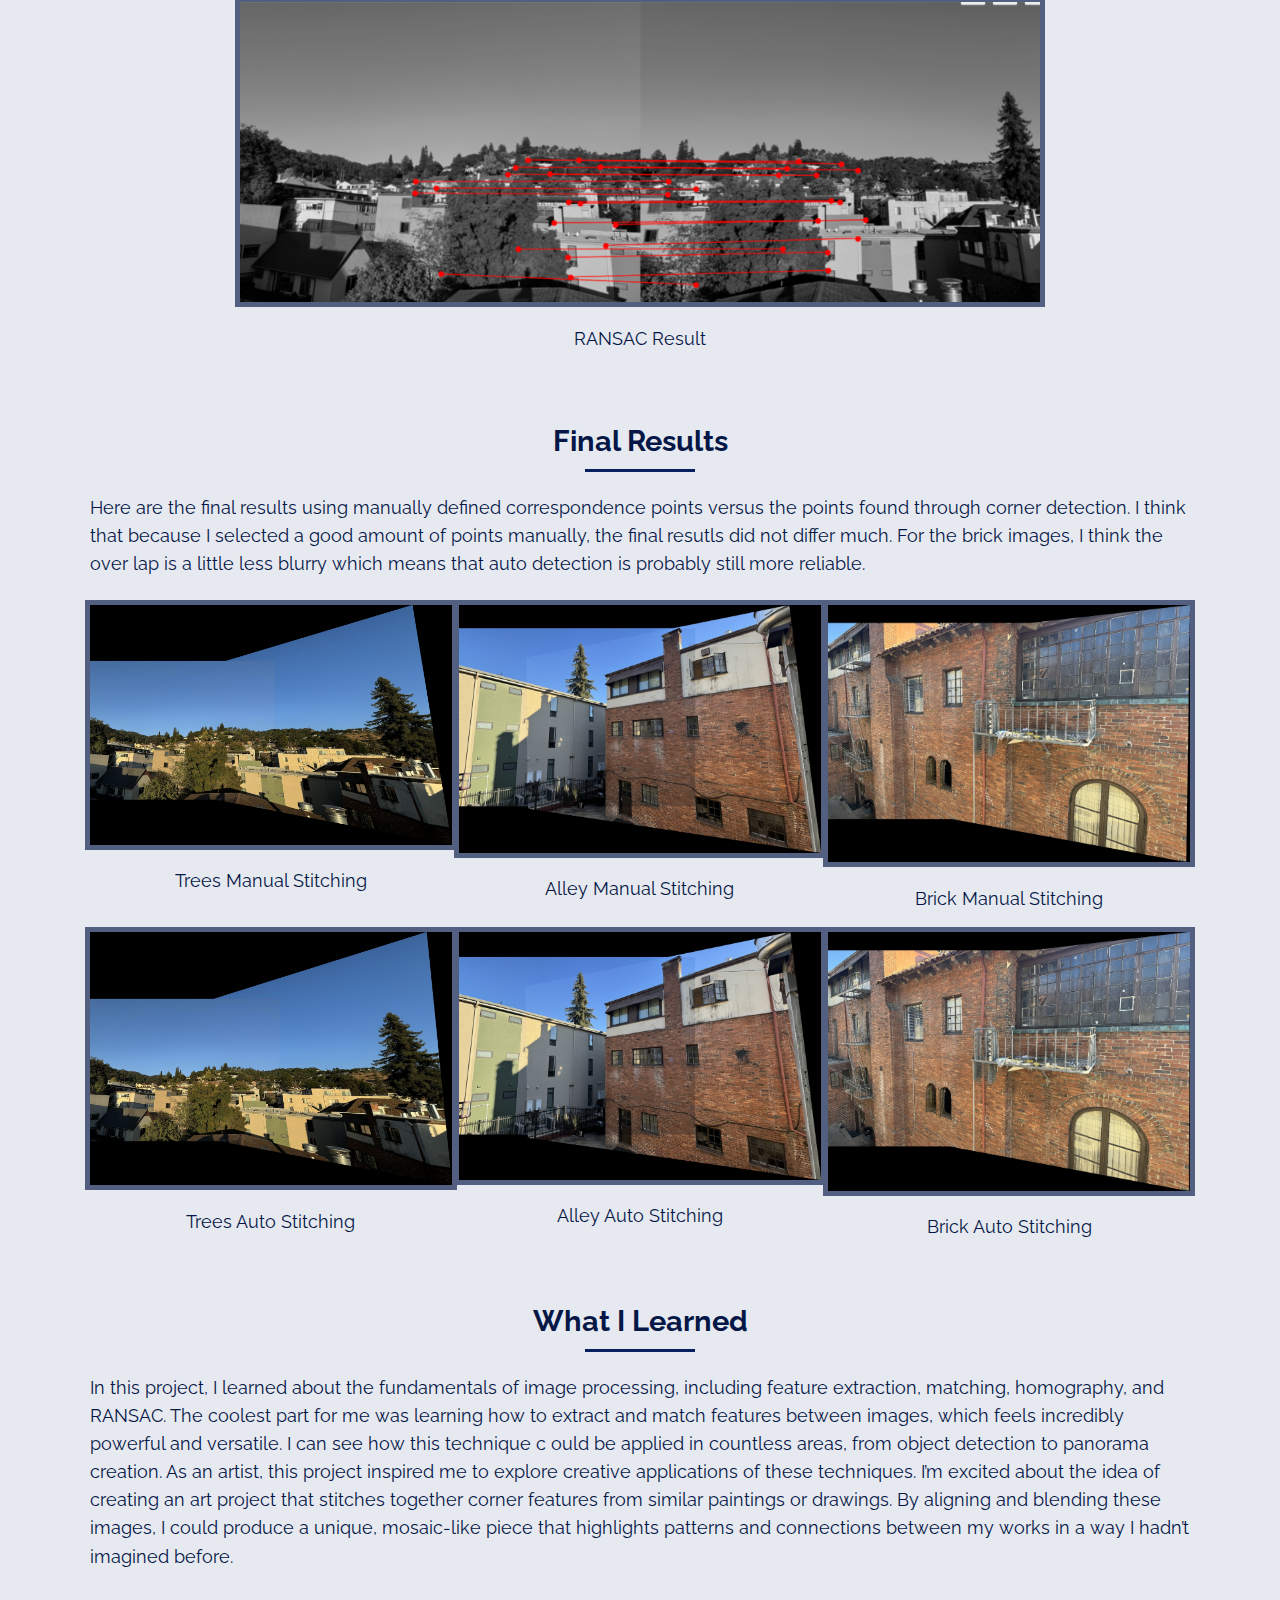
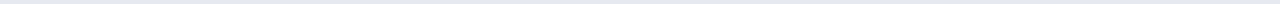
<file: 4b/index.html>
<!DOCTYPE html>
<html lang="en">
<head>
    <meta charset="UTF-8">
    <meta name="viewport" content="width=device-width, initial-scale=1.0">
    <title>CS 180 Project 4: Auto-stitching and Photo Mosaics </title>
    <style>
        @import url('https://fonts.googleapis.com/css2?family=Raleway:wght@400;700&display=swap');

        body {
            font-family: 'Raleway', sans-serif;
            margin: 2%;
            padding: 0 5%; 
            text-align: center;
            background-color: #E7E9F0;
            color: #051747;
        }

        .title-block {
            background-color: #081F62; 
            color: #E7E9F0;
            padding: 4% 2%; 
            margin-bottom: 3%;
            text-align: center;
        }

        h1 {
            font-size: 2.7em; 
            margin-bottom: 1%;
        }

        h2 {
            font-size: 2.2em;
            margin-bottom: 1%;
        }

        h3 {
            font-size: 1.8em;
        }

        .section-header {
            font-size: 2em;
            margin-top: 4%;
            margin-bottom: 2%;
            color: #081F62;
            text-transform: uppercase;
        }

        section h2 {
            font-size: 1.8em; 
            margin-bottom: 2%;
            margin-top: 5%; 
            position: relative;
        }

        section h2::after {
            content: '';
            display: block;
            width: 10%;
            height: 3px;
            background-color: #081F62; 
            margin: 1% auto; 
        }

        section {
            margin-bottom: 3%;
        }

        .image-item {
            text-align: center;
            display: flex;
            flex-direction: column;
            align-items: center;
        }

        .image-container {
            display: grid;
            grid-template-columns: repeat(2, 1fr);
            gap: 7px;
            justify-items: center;
        }
        
        img {
            max-width: 100%;
            width: 400px;
            height: auto;
            border: 5px solid #535F80;
        }

        p {
            text-align: left;
            margin-bottom: 2%;
            font-size: 1.1em;
            line-height: 1.6em; 
        }
        

        /* Specific grid adjustments for each section */
        #collecting-pictures .image-container {
            grid-template-columns: repeat(2, 1fr);
        }

        #image-rectification .image-container {
            grid-template-columns: repeat(2, 1fr);
        }

        #recover-homographies .image-container, 
        #blending-mosaic .image-container,
        #warping-images .image-container,
        #feature-descriptor-extraction .image-container,
        #feature-matching .image-container,
        #ransac .image-container{
            grid-template-columns: 1fr;
        }

        #recover-homographies img,
        #warping-images img,
        #blending-mosaic img,
        #feature-descriptor-extraction img,
        #feature-matching img,
        #ransac img {
            width: 800px; 
        }
    </style>
</head>
<body>
    <div class="title-block">
        <h1>CS 180 Project 4: Auto-stitching and Photo Mosaics</h1>
        <h2>Homography, Image Warping, Feature Matching, and Auto-stitching</h2>
        <h3>Jason Lee</h3>
    </div>

    <h2 class="section-header">Part A</h2>
    
    <section id="collecting-pictures">
        <h2>Collecting Pictures</h2>
        <p>
            In the first stage of the project, I collected three sets of two pictures of Southside Berkeley 
            from slightly different perspectives. These images were chosen to capture enough 
            variation for the subsequent alignment process. To prepare for image warping, I 
            identified and defined 12 key correspondence points between the pairs of photos, ensuring 
            that important landmarks were consistently mapped across both images, which would 
            facilitate accurate homography recovery and seamless image blending later in the project.
        </p>
        <div class="image-container" style="display: grid; grid-template-columns: repeat(3, 1fr); gap: 10px;">
            <div class="image-item">
                <img src="media/left.jpg" alt="Tree Left">
                <p>Tree Left</p>
            </div>
            <div class="image-item">
                <img src="media/brick_left.jpg" alt="Brick Left">
                <p>Brick Left</p>
            </div>
            <div class="image-item">
                <img src="media/alley_left.jpg" alt="Alley Left">
                <p>Alley Left</p>
            </div>
            <div class="image-item">
                <img src="media/right.jpg" alt="Tree Right">
                <p>Tree Right</p>
            </div>
            <div class="image-item">
                <img src="media/brick_right.jpg" alt="Brick Right">
                <p>Brick Right</p>
            </div>
            <div class="image-item">
                <img src="media/alley_right.jpg" alt="Alley Right">
                <p>Alley Right</p>
            </div>
        </div>
    </section>

    <section id="recover-homographies">
        <h2>Recover Homographies</h2>
        <p>
            To align the images, I needed to determine a homography matrix that allow me to transform the images. In this 3 by 3 matrix, the bottom right value
            is 1 as a scaling factor. The homography can then be calculated by selecting corresponding points in both images and setting up a system of equations.
            using corresponding homogenous points, we can derive two equations. By expanding and simplifying the terms, and then dividing by the homogeneous coordinate 
            we obtain two equations per point pair. Then all of the n pairs will result in 2n equations with 8 unknowns. As suggested by course staff, I used 12 pairs instead of 
            the minimum of four so that my images could alight more precisely. The equations are displayed below:
        </p>
        <div class="image-container">
            <div class="image-item">
                <img src="media/homography.jpg" alt="Homography Alignment">
                <p>Homography Equations</p>
            </div>
        </div>
    </section>

    <section id="warping-images">
        <h2>Warping Images</h2>
        <p>
            Next I implemented a function warpImage that applies a homography transformation to warp an image onto a new plane.
            The function takes in an image, a homography matrix, and an output size for the resulting warped image. Inside the function,
            I calculated the inverse of the homography matrix to map each pixel from the output image back to the original image 
            coordinates. For every pixel in the output, I used the inverse homography to find its corresponding position 
            in the original image, then sampled the pixel value from that position if it was within the bounds of the 
            original image. Moreover, I also added a box function so that I could properly calculate a box that would fit the comined image
            of the left (base) and right (warped).
        </p>
        <div class="image-container" style="display: grid; grid-template-columns: repeat(3, 1fr); gap: 10px;">
            <div class="image-item">
                <img src="media/right.jpg" alt="Tree Right">
                <p>Tree Right</p>
            </div>
            <div class="image-item">
                <img src="media/brick_right.jpg" alt="Brick Right">
                <p>Brick Right</p>
            </div>
            <div class="image-item">
                <img src="media/alley_right.jpg" alt="Alley Right">
                <p>Alley Right</p>
            </div>
            <div class="image-item">
                <img src="media/warped_right_trees.jpg" alt="Tree Left">
                <p>Tree Right Warped</p>
            </div>
            <div class="image-item">
                <img src="media/warped_right_brick.jpg" alt="Brick Left">
                <p>Brick Right Warped</p>
            </div>
            <div class="image-item">
                <img src="media/warped_right_alley.jpg" alt="Alley Left">
                <p>Alley Right Warped</p>
            </div>
        </div>
    </section>

    <section id="image-rectification">
        <h2>Image Rectification</h2>
        <p>
            To test the homography and image warping functions, I took a skewed two pictures of paintings I recently completed and rectified it. 
            To do this, I chose the four corners of the painting and also using a blank image i chose the four corners as the set of points. 
            I then found the homography matrix and used it to warp the skewed painting to a rectangle.
        </p>
        <div class="image-container">
            <div class="image-item">
                <img src="media/paint.jpg" alt="Original Image">
                <p>Original Image</p>
            </div>
            <div class="image-item">
                <img src="media/paint_warped.jpg" alt="Rectified Image">
                <p>Rectified Image</p>
            </div>
        </div>
        <div class="image-container">
            <div class="image-item">
                <img src="media/monkey.jpg" alt="Original Image">
                <p>Original Image</p>
            </div>
            <div class="image-item">
                <img src="media/monkey_warped.jpg" alt="Rectified Image">
                <p>Rectified Image</p>
            </div>
        </div>
    </section>

    <section id="blending-mosaic">
        <h2>Blending Mosaic</h2>
        <p>
            In the final section, I blended the warped right image with the left image to create a seamless mosaic. 
            First, I created binary masks for both images to identify the regions where they overlap. 
            I set the right image as the base and then applied a weighted average blending in the overlapping 
            areas. For non-overlapping regions, I  tried playing with the weights of the averaging. I tested many alpha
            values for each of the three comined images. It worked seemlessly for the first two. However, the third image 
            was hard to create a seamless transition due to the original nature of the images. One was a lot darker than the 
            other.
        </p>
        <div class="image-container">
            <div class="image-item">
                <img src="media/combined_trees.jpg" alt="Blended Mosaic">
                <p>Trees Blended Mosaic</p>
            </div>
        </div>
        <div class="image-container">
            <div class="image-item">
                <img src="media/combined_brick.jpg" alt="Blended Mosaic">
                <p>Brick Blended Mosaic</p>
            </div>
        </div>
        <div class="image-container">
            <div class="image-item">
                <img src="media/combined_alley.jpg" alt="Blended Mosaic">
                <p>Alley Blended Mosaic</p>
            </div>
        </div>
    </section>

    <h2 class="section-header">Part B</h2>
    <section id="detecting-corner-features">
        <h2>Detecting Corner Features</h2>
        <p>
            For the next part of the project, I aimed to have auto corner detection for image stitching.
            I applied corner detection using the Harris Corner Detection algorithm. This algorithm was given
            in the project starter code. The effect of this code was to identify strong corner points 
            that would serve as features for matching across images. Here are the Harris corners found in the 
            Trees left image. As you can see, there are thousands of corners detected that span the entire image, 
        </p>
        <div class="image-container">
            <div class="image-item">
                <img src="media/trees_left_blank.jpg" alt="original">
                <p>Original Image</p>
            </div>
            <div class="image-item">
                <img src="media/harris.jpg" alt="harris">
                <p>Harris Corners</p>
            </div>
        </div>
    </section>

    <section id="adaptive-non-maximal-suppression">
        <h2>Adaptive Non-Maximal Suppression</h2>
        <p>
            To reduce the number of corner points and focus on the most significant ones, I applied Adaptive Non-Maximal Suppression (ANMS). 
            The ANMS code I implemented aimed to select a spatially distributed subset of strong corner points for feature matching. 
            It does so by calculating a suppression radius for each corner point, representing the minimum distance to a 
            stronger neighboring point. Using a KD-Tree for efficient nearest-neighbor search, the compute_radius function finds 
            these distances, and I parrellelized this function across all points for efficiency. Finally, the points are sorted by 
            radius, and the top num_points are selected, yielding a set of well-separated, high-quality corners for robust feature extraction.
        </p>
        <div class="image-container">
            
            <div class="image-item">
                <img src="media/anms_left.jpg" alt="ANMS Image 2">
                <p>Trees Left ANMS</p>
            </div>
            <div class="image-item">
                <img src="media/anms_right.jpg" alt="ANMS Image 1">
                <p>Trees Right ANMS</p>
            </div>
        </div>
    </section>

    <section id="feature-descriptor-extraction">
        <h2>Feature Descriptor Extraction</h2>
        <p>
            The I extracted feature descriptors for each point found by ANMS by creating normalized, 
            vectorized patches around each keypoint in a blurred image. For each keypoint, it extracts a 
            square patch, flattens it, and normalizes it to zero mean and unit variance, ensuring 
            consistency across descriptors. The result is a set of robust descriptors that capture 
            local image details for each keypoint, ideal for reliable feature matching.
        </p>
        <div class="image-container">
            <div class="image-item">
                <img src="media/features.jpg" alt="Feature Descriptor Extraction">
                <p>Feature Descriptor Extraction</p>
            </div>
        </div>
    </section>

    <section id="feature-matching">
        <h2>Feature Matching</h2>
        <p>
            I then matched features between the images by comparing the feature descriptors. I matched features between two descriptor 
            sets by finding the two closest matches for each descriptor and applying Lowe's ratio test to ensure distinctiveness. 
            Only matches where the closest match is significantly better than the second-best are retained, resulting in high-quality 
            feature correspondences. However, notice how there are features that are matched incorrectly. 
        </p>
        <div class="image-container">
            <div class="image-item">
                <img src="media/matches.jpg" alt="Feature Matching">
                <p>Feature Matching</p>
            </div>
        </div>
    </section>

    <section id="ransac">
        <h2>RANSAC</h2>
        <p>
            To improve the accuracy of feature matching, I applied the RANSAC algorithm, which iteratively selects random subsets of matches, 
            estimates a homography, and checks its consistency across all matches. This helps in filtering outliers and retaining only 
            the most reliable correspondences. After applying RANSAC, the points that were incorrectly matched are eliminated.
        </p>
        <div class="image-container">
            <div class="image-item">
                <img src="media/ransac.jpg" alt="RANSAC Result">
                <p>RANSAC Result</p>
            </div>
        </div>
    </section>

    <section id="final-results">
        <h2>Final Results</h2>
        <p>
            Here are the final results using manually defined correspondence points versus the points found through corner detection. I think
            that because I selected a good amount of points manually, the final resutls did not differ much. For the brick images, I think the over
            lap is a little less blurry which means that auto detection is probably still more reliable.
        </p>
        <div class="image-container" style="grid-template-columns: repeat(3, 1fr);">
            <div class="image-item">
                <img src="media/combined_trees.jpg" alt="Final Result 1">
                <p>Trees Manual Stitching</p>
            </div>
            <div class="image-item">
                <img src="media/combined_alley.jpg" alt="Final Result 2">
                <p>Alley Manual Stitching</p>
            </div>
            <div class="image-item">
                <img src="media/combined_brick.jpg" alt="Final Result 3">
                <p>Brick Manual Stitching</p>
            </div>
            <div class="image-item">
                <img src="media/combined_trees_auto.jpg" alt="Final Result 4">
                <p>Trees Auto Stitching</p>
            </div>
            <div class="image-item">
                <img src="media/combined_alley_auto.jpg" alt="Final Result 5">
                <p>Alley Auto Stitching</p>
            </div>
            <div class="image-item">
                <img src="media/combined_brick_auto.jpg" alt="Final Result 6">
                <p>Brick Auto Stitching</p>
            </div>
        </div>
    </section>
    <section id="learned">
        <h2>What I Learned</h2>
        <p>
            In this project, I learned about the fundamentals of image processing, including feature extraction, 
            matching, homography, and RANSAC. The coolest part for me was learning how to extract and match 
            features between images, which feels incredibly powerful and versatile. I can see how this technique c
            ould be applied in countless areas, from object detection to panorama creation. As an artist, this project 
            inspired me to explore creative applications of these techniques. I’m excited about the idea of creating 
            an art project that stitches together corner features from similar paintings or drawings. By aligning 
            and blending these images, I could produce a unique, mosaic-like piece that highlights patterns and 
            connections between my works in a way I hadn’t imagined before.
        </p>
    </section>
</body>
</html>
</file>
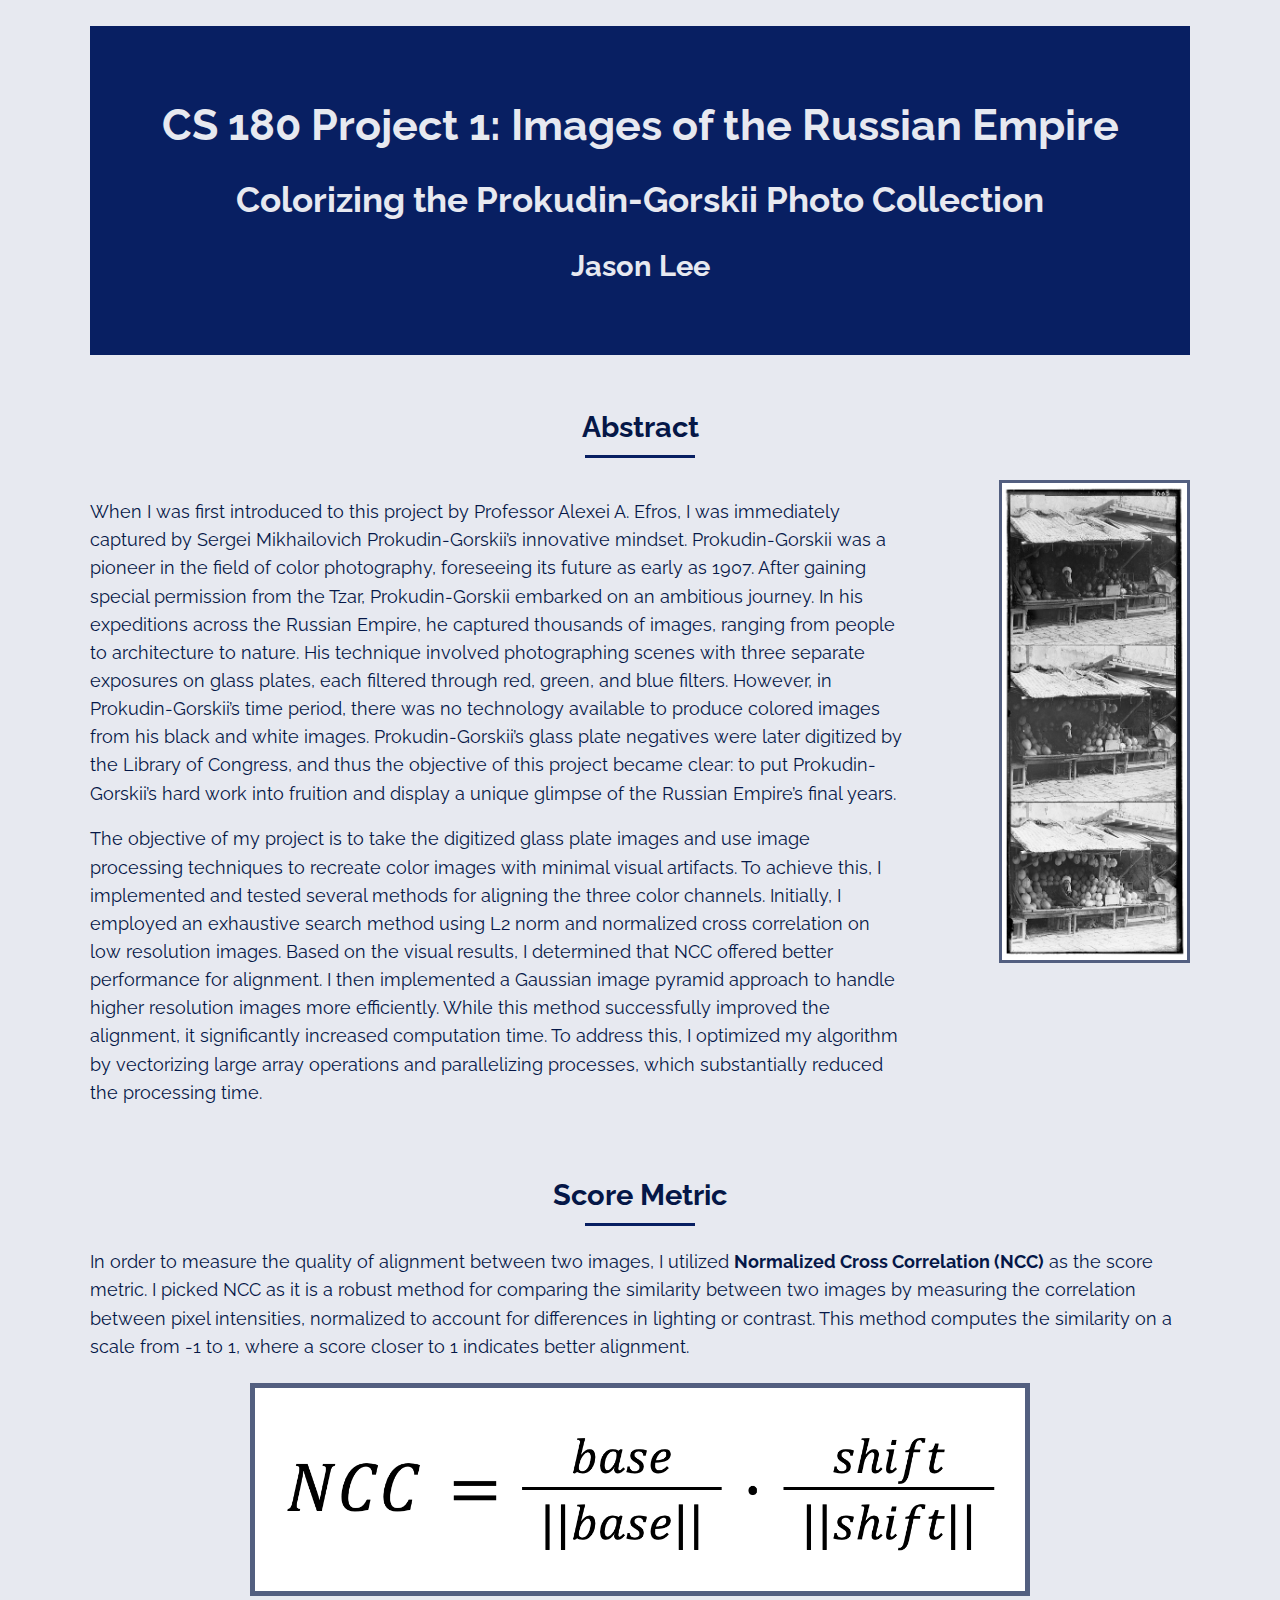
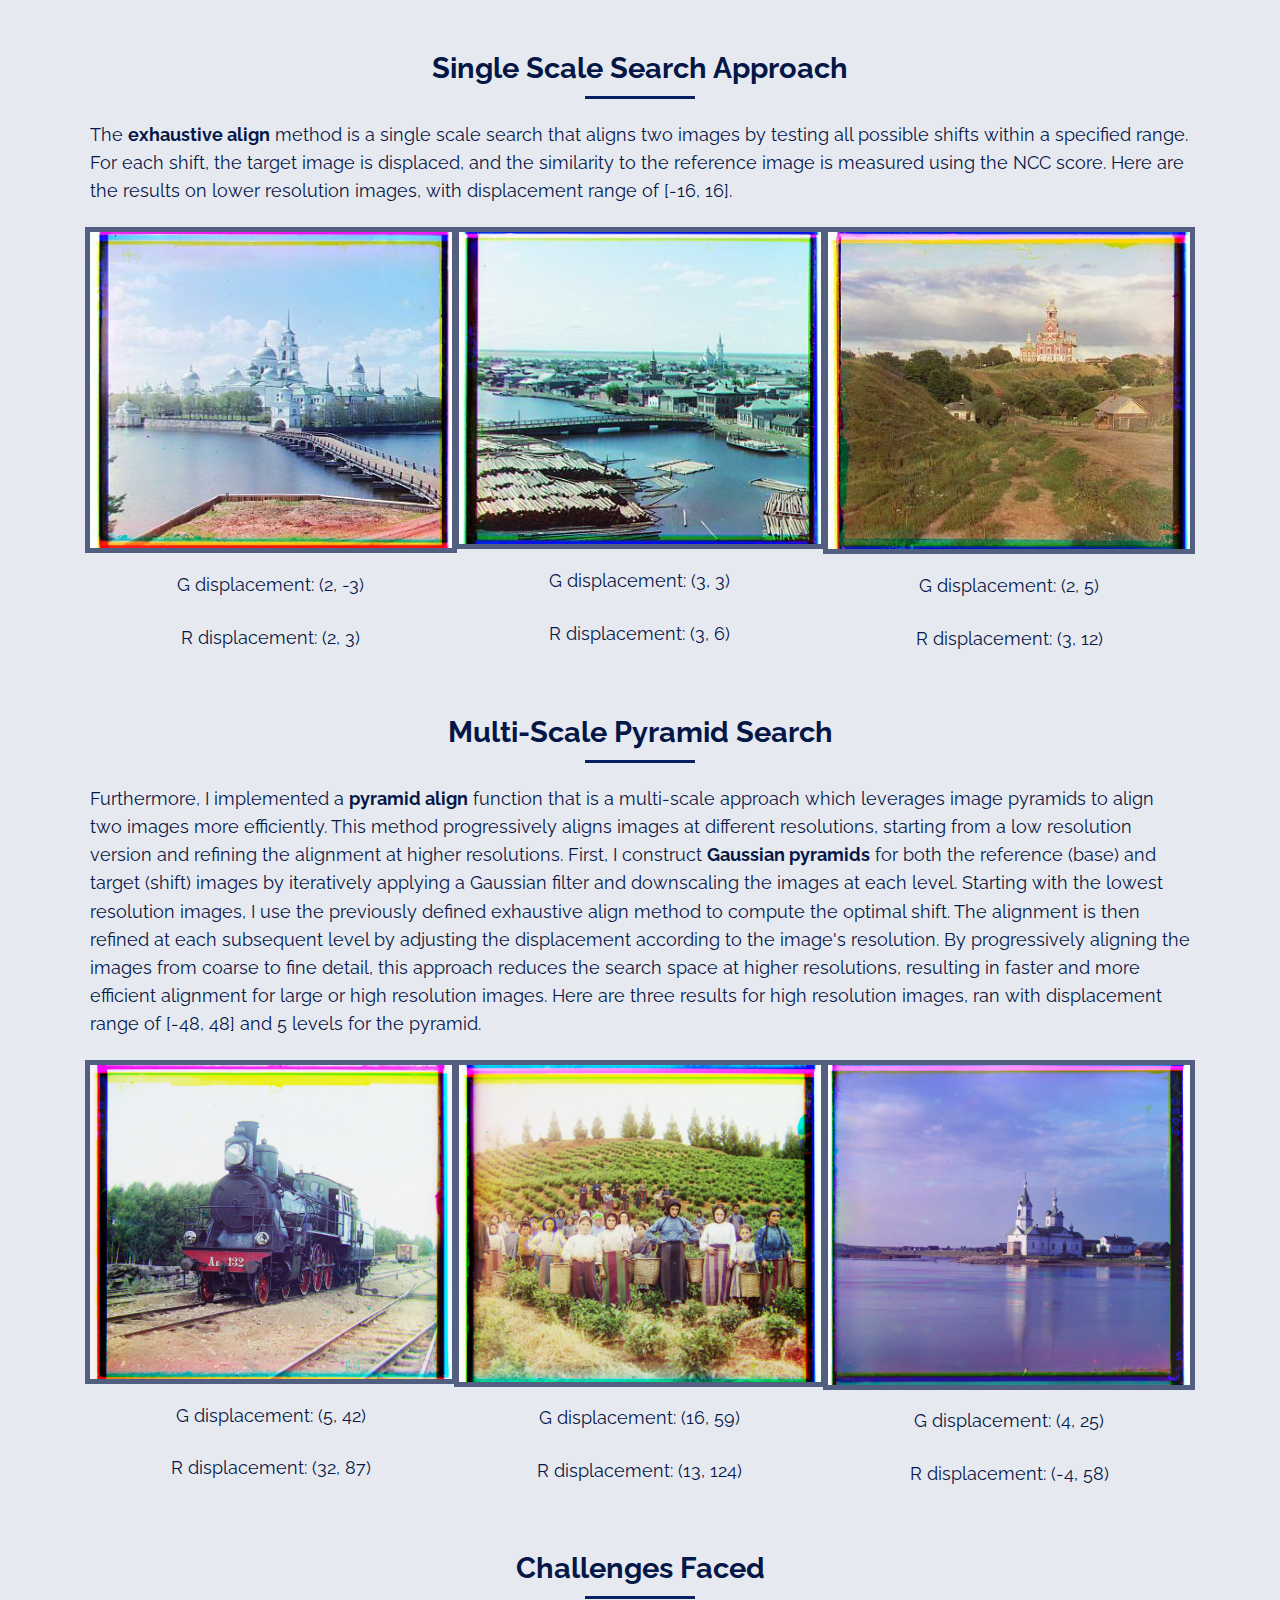
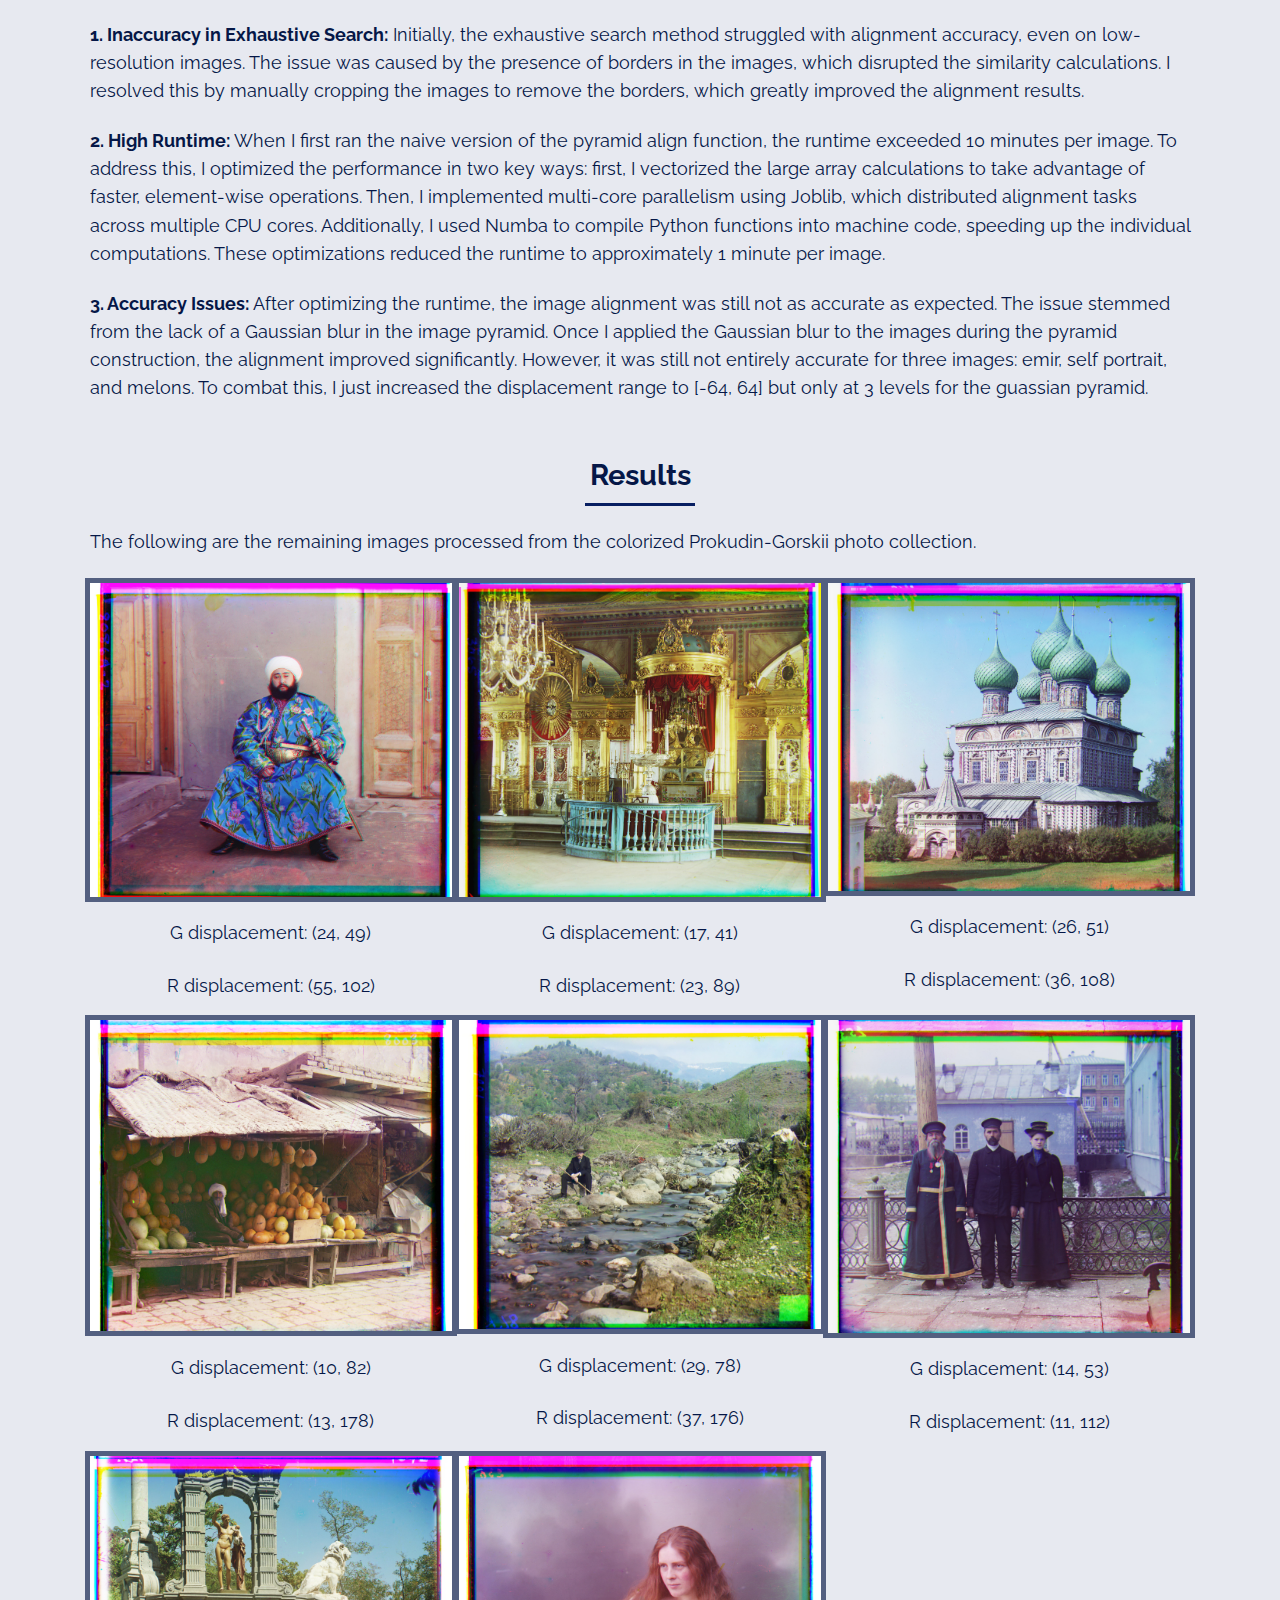
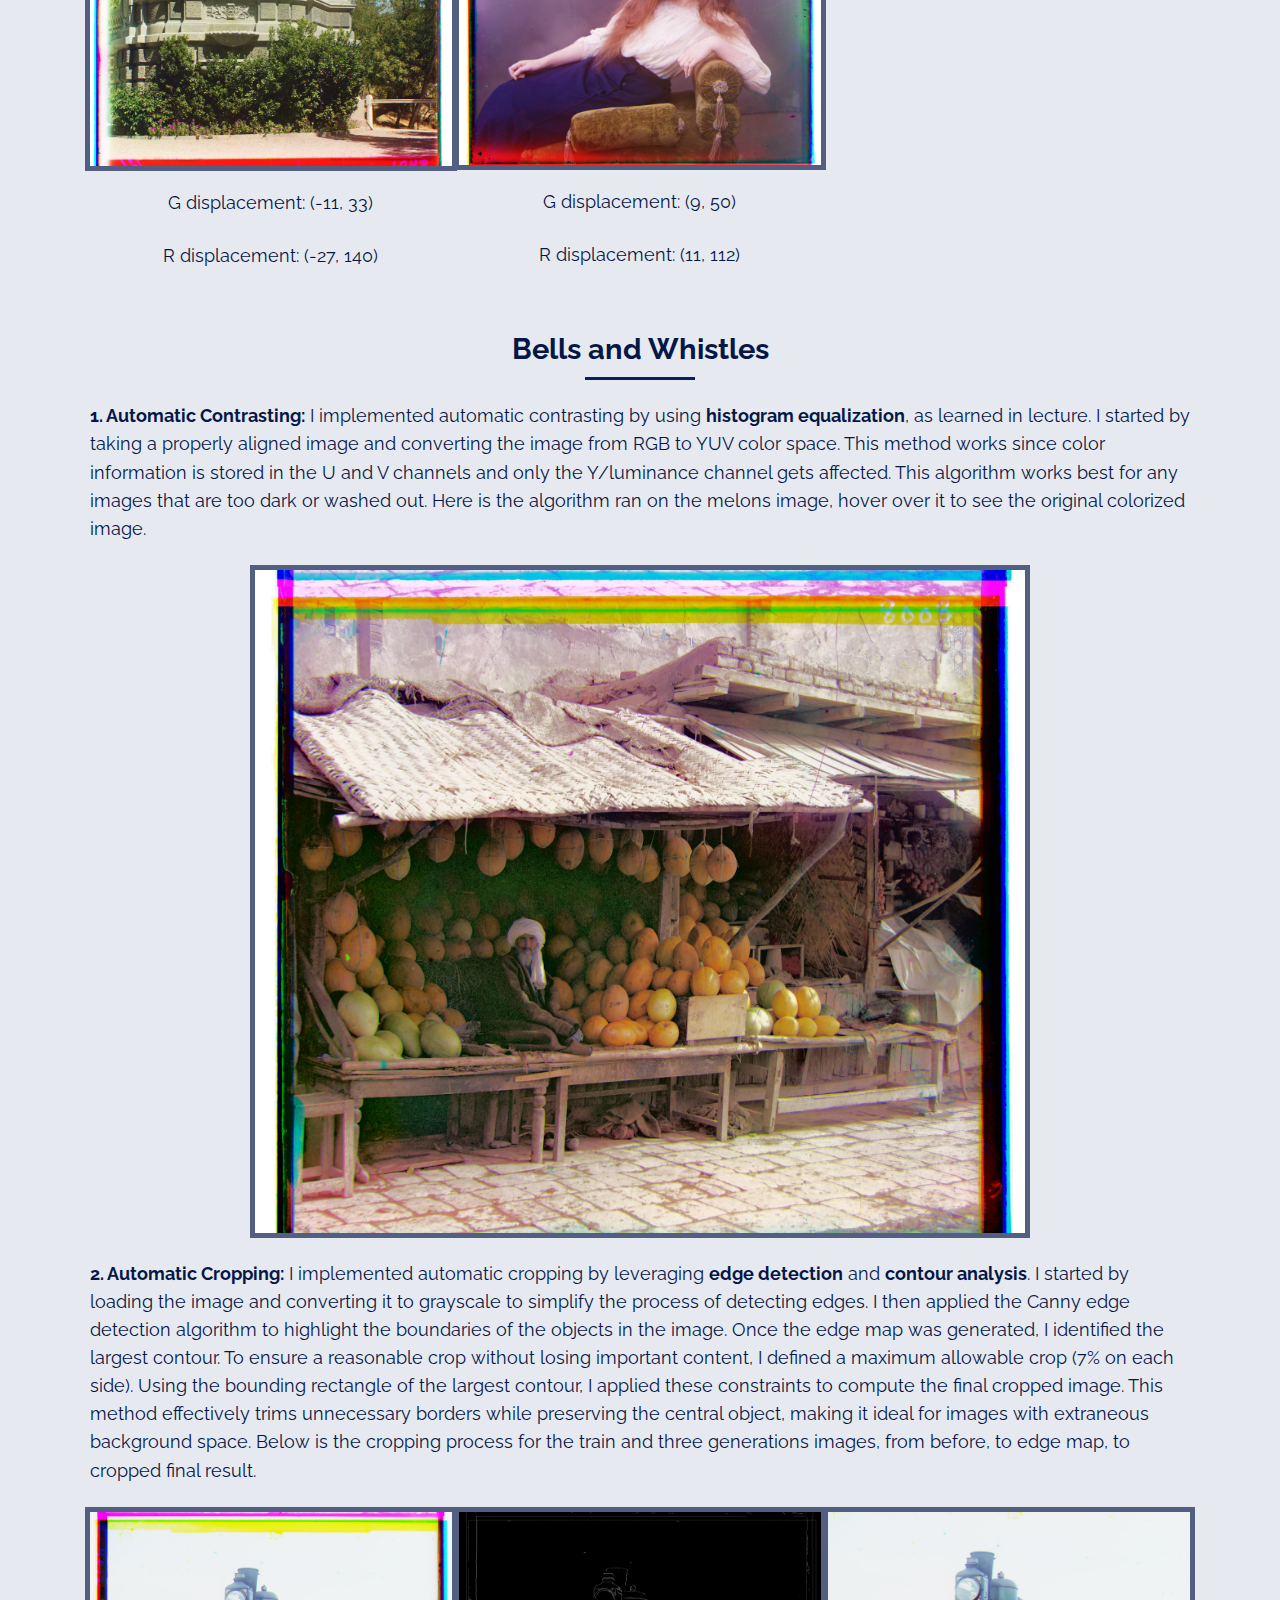
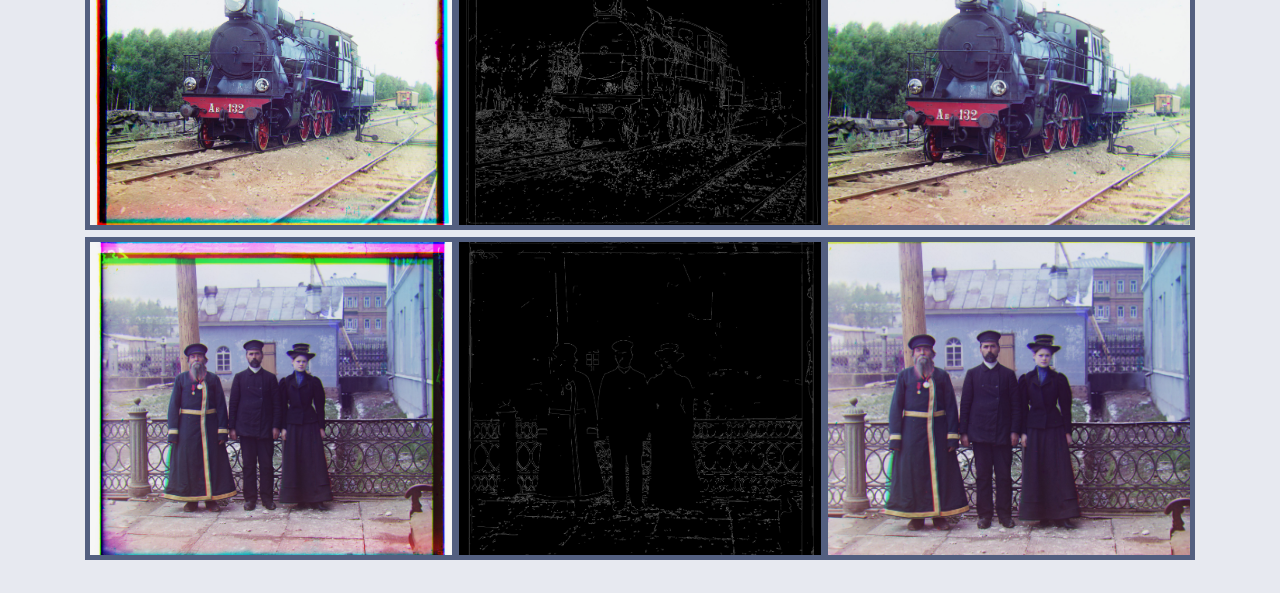
<file: projects/1/index.html>
<!DOCTYPE html>
<html lang="en">
<head>
    <meta charset="UTF-8">
    <meta name="viewport" content="width=device-width, initial-scale=1.0">
    <title>CS 180 Proj 1: Images of the Russian Empire</title>
    <style>
        @import url('https://fonts.googleapis.com/css2?family=Raleway:wght@400;700&display=swap');

        body {
            font-family: 'Raleway', sans-serif;
            margin: 2%;
            padding: 0 5%; 
            text-align: center;
            background-color: #E7E9F0;
            color: #051747;
        }

        .title-block {
            background-color: #081F62; 
            color: #E7E9F0;
            padding: 4% 2%; 
            margin-bottom: 3%;
            text-align: center;
        }

        h1 {
            font-size: 2.7em; 
            margin-bottom: 1%;
        }

        h2 {
            font-size: 2.2em;
            margin-bottom: 1%;
        }

        h3 {
            font-size: 1.8em;
        }

        section h2 {
            font-size: 1.8em; 
            margin-bottom: 2%;
            margin-top: 5%; 
            position: relative;
        }

        section h2::after {
            content: '';
            display: block;
            width: 10%;
            height: 3px;
            background-color: #081F62; 
            margin: 1% auto; 
        }

        section {
            margin-bottom: 3%;
        }

        .image-item {
            text-align: center;
            display: flex;
            flex-direction: column;
            align-items: center;
        }
        
        .image-container {
            display: grid;
            grid-template-columns: repeat(3, 1fr);
            gap: 7px;
            justify-items: center;
        }
        
        img {
            max-width: 100%;
            width: 400px;
            height: auto;
            border: 5px solid #535F80;
        }

        p {
            text-align: left;
            margin-bottom: 2%;
            font-size: 1.1em;
            line-height: 1.6em; 
        }

        .ncc-image-container {
            display: flex;
            justify-content: center;
            margin-bottom: 2%;
        }

        .ncc-image-container img {
            width: 70%;
            border: 5px solid #535F80;
        }
        .abstract-container {
            display: flex;
            justify-content: space-between;
            align-items: flex-start;
            gap: 20px;
        }
        
        .abstract-text {
            width: 74%; 
        }
        
        .abstract-images {
            width: 24%; 
            display: flex;
            flex-direction: column;
            gap: 15px;
        }
        
        .abstract-images img {
            max-width: 70%;
            border: 3px solid #535F80;
            margin-left: auto;
            display: block;
        }
        .hover-image-container-melons {
            display: flex;
            justify-content: center;
            margin-bottom: 2%;
            position: relative;
        }
        
        .hover-image-container-melons img {
            width: 70%;
            transition: opacity 0.5s ease;
        }
        
        .hover-image-container-melons img:hover {
            content: url('media/melons_colorized.jpg'); 
        }
    </style>
</head>
<body>
    <div class="title-block">
        <h1>CS 180 Project 1: Images of the Russian Empire</h1>
        <h2>Colorizing the Prokudin-Gorskii Photo Collection</h2>
        <h3>Jason Lee</h3>
    </div>
    <section id="abstract">
        <h2>Abstract</h2>
        <div class="abstract-container">
            <div class="abstract-text">
                <p>
                    When I was first introduced to this project by Professor Alexei A. Efros, 
                    I was immediately captured by Sergei Mikhailovich Prokudin-Gorskii’s innovative mindset. 
                    Prokudin-Gorskii was a pioneer in the field of color photography, 
                    foreseeing its future as early as 1907. After gaining special permission from the Tzar,
                    Prokudin-Gorskii embarked on an ambitious journey. In his expeditions across the Russian Empire,
                    he captured thousands of images, ranging from people to architecture to nature. 
                    His technique involved photographing scenes with three separate exposures on glass plates, 
                    each filtered through red, green, and blue filters. However, in Prokudin-Gorskii’s time period, 
                    there was no technology available to produce colored images from his black and white images. 
                    Prokudin-Gorskii’s glass plate negatives were later digitized by the Library of Congress, 
                    and thus the objective of this project became clear: to put Prokudin-Gorskii’s hard work 
                    into fruition and display a unique glimpse of the Russian Empire’s final years.
                </p>
                <p>
                    The objective of my project is to take the digitized glass plate images and use 
                    image processing techniques to recreate color images with minimal visual artifacts. To 
                    achieve this, I implemented and tested several methods for aligning the three color channels.
                    Initially, I employed an exhaustive search method using L2 norm and normalized cross correlation 
                    on low resolution images. Based on the visual results, I determined that NCC offered better 
                    performance for alignment. I then implemented a Gaussian image pyramid approach to handle higher 
                    resolution images more efficiently. While this method successfully improved the alignment, it 
                    significantly increased computation time. To address this, I optimized my algorithm by vectorizing 
                    large array operations and parallelizing processes, which substantially reduced the processing time.
                </p>
            </div>
            <div class="abstract-images">
                <img src="media/melons_abstract.jpg" alt="Melons Original">
            </div>
        </div>
    </section>
    <section id="Score Metric">
        <h2>Score Metric</h2>
        <p>
            In order to measure the quality of alignment between two images, I utilized <b>Normalized Cross 
            Correlation (NCC)</b> as the score metric. I picked NCC as it is a robust method for comparing the 
            similarity between two images by measuring the correlation between pixel intensities, normalized 
            to account for differences in lighting or contrast. This method computes the similarity on a scale 
            from -1 to 1, where a score closer to 1 indicates better alignment.
        </p>
        <div class="ncc-image-container">
            <img src="media/ncc.jpg" alt="NCC">
        </div>
    </section>

    <section id="single-scale-search">
        <h2>Single Scale Search Approach</h2>
        <p>
            The <b>exhaustive align</b> method is a single scale search that aligns two images by testing all possible 
            shifts within a specified range. For each shift, the target image is displaced, and the similarity 
            to the reference image is measured using the NCC score. Here are the results on lower resolution images, with displacement range of [-16, 16].
        </p>
        <div class="image-container">
            <div class="image-item">
                <img src="media/monastery_colorized.jpg" alt="Monastery Colorized">
                <p>G displacement: (2, -3)</p>
                <p>R displacement: (2, 3)</p>
            </div>
            <div class="image-item">
                <img src="media/tobolsk_colorized.jpg" alt="Tobolsk Colorized">
                <p>G displacement: (3, 3)</p>
                <p>R displacement: (3, 6)</p>
            </div>
            <div class="image-item">
                <img src="media/cathedral_colorized.jpg" alt="Cathedral Colorized">
                <p>G displacement: (2, 5)</p>
                <p>R displacement: (3, 12)</p>
            </div>
        </div>
    </section>

    <section id="multi-scale-pyramid-search">
        <h2>Multi-Scale Pyramid Search</h2>
        <p>
            Furthermore, I implemented a <b>pyramid align</b> function that is a multi-scale approach which leverages 
            image pyramids to align two images more efficiently. This method progressively aligns images at 
            different resolutions, starting from a low resolution version and refining the alignment at higher 
            resolutions. First, I construct <b>Gaussian pyramids</b> for both the reference (base) and target (shift) 
            images by iteratively applying a Gaussian filter and downscaling the images at each level. Starting 
            with the lowest resolution images, I use the previously defined exhaustive align method to compute the optimal shift. 
            The alignment is then refined at each subsequent level by adjusting the displacement according to 
            the image's resolution. By progressively aligning the images from coarse to fine detail, this 
            approach reduces the search space at higher resolutions, resulting in faster and more efficient 
            alignment for large or high resolution images. Here are three results for high resolution images, 
            ran with displacement range of [-48, 48] and 5 levels for the pyramid.
        </p>
        <div class="image-container">
            <div class="image-item">
                <img src="media/train_colorized.jpg" alt="Train Colorized">
                <p>G displacement: (5, 42)</p>
                <p>R displacement: (32, 87)</p>
            </div>
            <div class="image-item">
                <img src="media/harvesters_colorized.jpg" alt="Harvesters Colorized">
                <p>G displacement: (16, 59)</p>
                <p>R displacement: (13, 124)</p>
            </div>
            <div class="image-item">
                <img src="media/church_colorized.jpg" alt="Church Colorized">
                <p>G displacement: (4, 25)</p>
                <p>R displacement: (-4, 58)</p>
            </div>
        </div>
    </section>

    <section id="challenges-faced">
        <h2>Challenges Faced</h2>
        <p>
            <b>1. Inaccuracy in Exhaustive Search:</b> Initially, the exhaustive search method struggled with alignment accuracy, 
            even on low-resolution images. The issue was caused by the presence of borders in the images, which disrupted 
            the similarity calculations. I resolved this by manually cropping the images to remove the borders, which greatly 
            improved the alignment results.
        </p>
        <p>
            <b>2. High Runtime:</b> When I first ran the naive version of the pyramid align function, the runtime exceeded 10 minutes
            per image. To address this, I optimized the performance in two key ways: first, I vectorized the large array 
            calculations to take advantage of faster, element-wise operations. Then, I implemented multi-core parallelism 
            using Joblib, which distributed alignment tasks across multiple CPU cores. Additionally, I used Numba to compile 
            Python functions into machine code, speeding up the individual computations. These optimizations reduced the 
            runtime to approximately 1 minute per image.
        </p>
        <p>
            <b>3. Accuracy Issues:</b> After optimizing the runtime, the image alignment was still not as accurate as expected. The 
            issue stemmed from the lack of a Gaussian blur in the image pyramid. Once I applied the Gaussian blur to the images 
            during the pyramid construction, the alignment improved significantly. However, it was still not entirely accurate for 
            three images: emir, self portrait, and melons. To combat this, I just increased the displacement range to [-64, 64] but only at 3 levels for the guassian pyramid. 
        </p>
    </section>

    <section id="results">
        <h2>Results</h2>
        <p>
            The following are the remaining images processed from the colorized Prokudin-Gorskii photo collection.
        </p>
        <div class="image-container">
            <div class="image-item">
                <img src="media/emir_colorized.jpg" alt="Emir Colorized">
                <p>G displacement: (24, 49)</p>
                <p>R displacement: (55, 102)</p>
            </div>
            <div class="image-item">
                <img src="media/icon_colorized.jpg" alt="Icon Colorized">
                <p>G displacement: (17, 41)</p>
                <p>R displacement: (23, 89)</p>
            </div>
            <div class="image-item">
                <img src="media/onion_church_colorized.jpg" alt="Onion Church Colorized">
                <p>G displacement: (26, 51)</p>
                <p>R displacement: (36, 108)</p>
            </div>
            <div class="image-item">
                <img src="media/melons_colorized.jpg" alt="Melons Colorized">
                <p>G displacement: (10, 82)</p>
                <p>R displacement: (13, 178)</p>
            </div>
            <div class="image-item">
                <img src="media/self_portrait_colorized.jpg" alt="Self Portrait Colorized">
                <p>G displacement: (29, 78)</p>
                <p>R displacement: (37, 176)</p>
            </div>
            <div class="image-item">
                <img src="media/three_generations_colorized.jpg" alt="Three Generations Colorized">
                <p>G displacement: (14, 53)</p>
                <p>R displacement: (11, 112)</p>
            </div>
            <div class="image-item">
                <img src="media/sculpture_colorized.jpg" alt="Sculpture Colorized">
                <p>G displacement: (-11, 33)</p>
                <p>R displacement: (-27, 140)</p>
            </div>
            <div class="image-item">
                <img src="media/lady_colorized.jpg" alt="Lady Colorized">
                <p>G displacement: (9, 50)</p>
                <p>R displacement: (11, 112)</p>
            </div>
        </div>
    </section>

    <section id="bells-and-whistles">
        <h2>Bells and Whistles</h2>
        <p>
            <b>1. Automatic Contrasting:</b> I implemented automatic contrasting by using 
            <b>histogram equalization</b>, as learned in lecture. I started by taking a properly aligned image
            and converting the image from RGB to YUV color space. This method works since color information is stored in the U and V channels
            and only the Y/luminance channel gets affected. This algorithm works best for any images that are too dark or washed out.
            Here is the algorithm ran on the melons image, hover over it to see the original colorized image.
            
        </p>
        <div class="hover-image-container-melons">
            <img src="media/melons_contrasted.jpg" alt="Melons Contrasted">
        </div>
        <p>
            <b>2. Automatic Cropping:</b> I implemented automatic cropping by leveraging <b>edge detection</b> and <b>contour analysis</b>.
                I started by loading the image and converting it to grayscale to simplify the process of detecting edges. 
                I then applied the Canny edge detection algorithm to highlight the boundaries of the objects in the image. 
                Once the edge map was generated, I identified the largest contour. To ensure a reasonable crop without losing important content, 
            I defined a maximum allowable crop (7% on each side). Using the bounding rectangle of the largest contour, I applied these 
            constraints to compute the final cropped image. This method effectively trims unnecessary borders while preserving the central object, 
            making it ideal for images with extraneous background space. Below is the cropping process for the train and three generations images, 
            from before, to edge map, to cropped final result.
        </p>
        <div class="image-container">
            <img src="media/train_colorized.jpg" alt="Train Colorized">
            <img src="media/train_edge_map.jpg" alt="Train Edge Map">
            <img src="media/train_cropped.jpg" alt="Train Cropped">
            <img src="media/three_generations_colorized.jpg" alt="Three Generations Colorized">
            <img src="media/three_generations_edge_map.jpg" alt="Three Generations Edge Map">
            <img src="media/three_generations_cropped.jpg" alt="Three Generations Cropped">
        </div>
    </section>

</body>
</html>
</file>
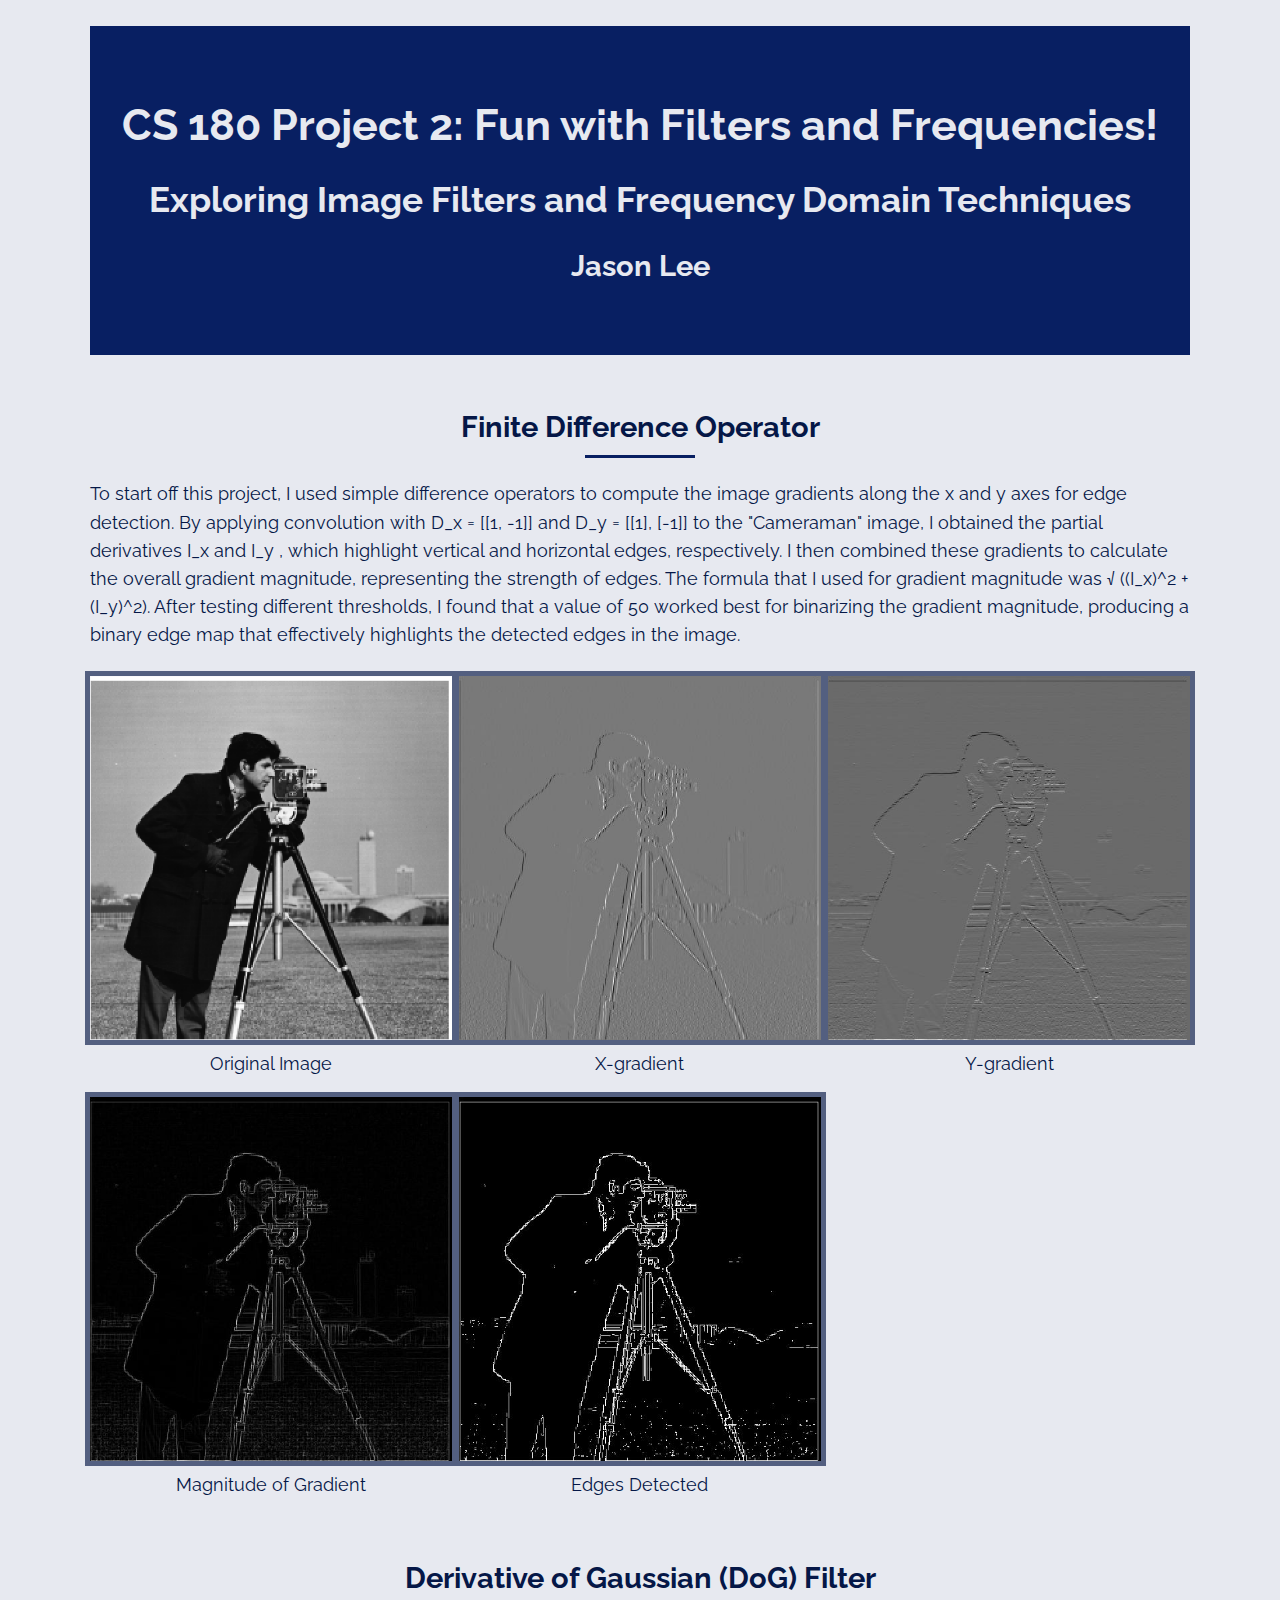
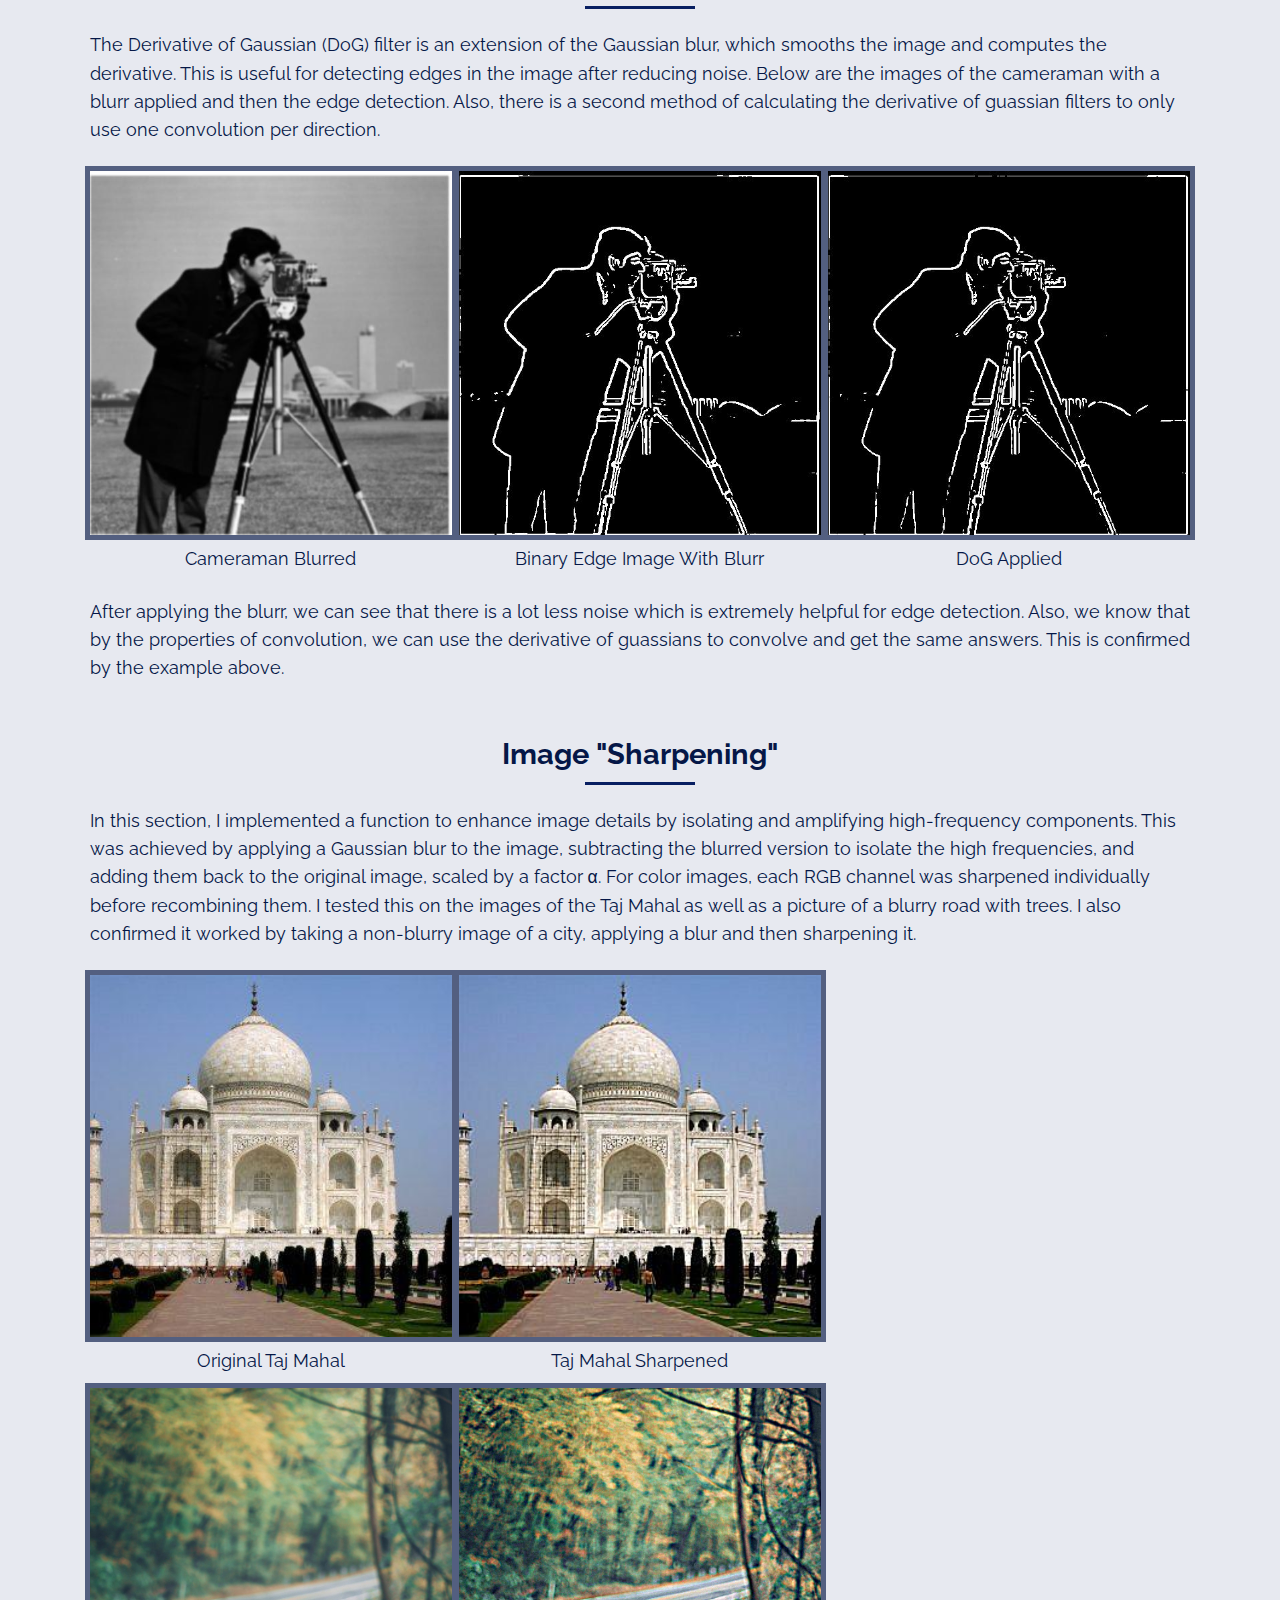
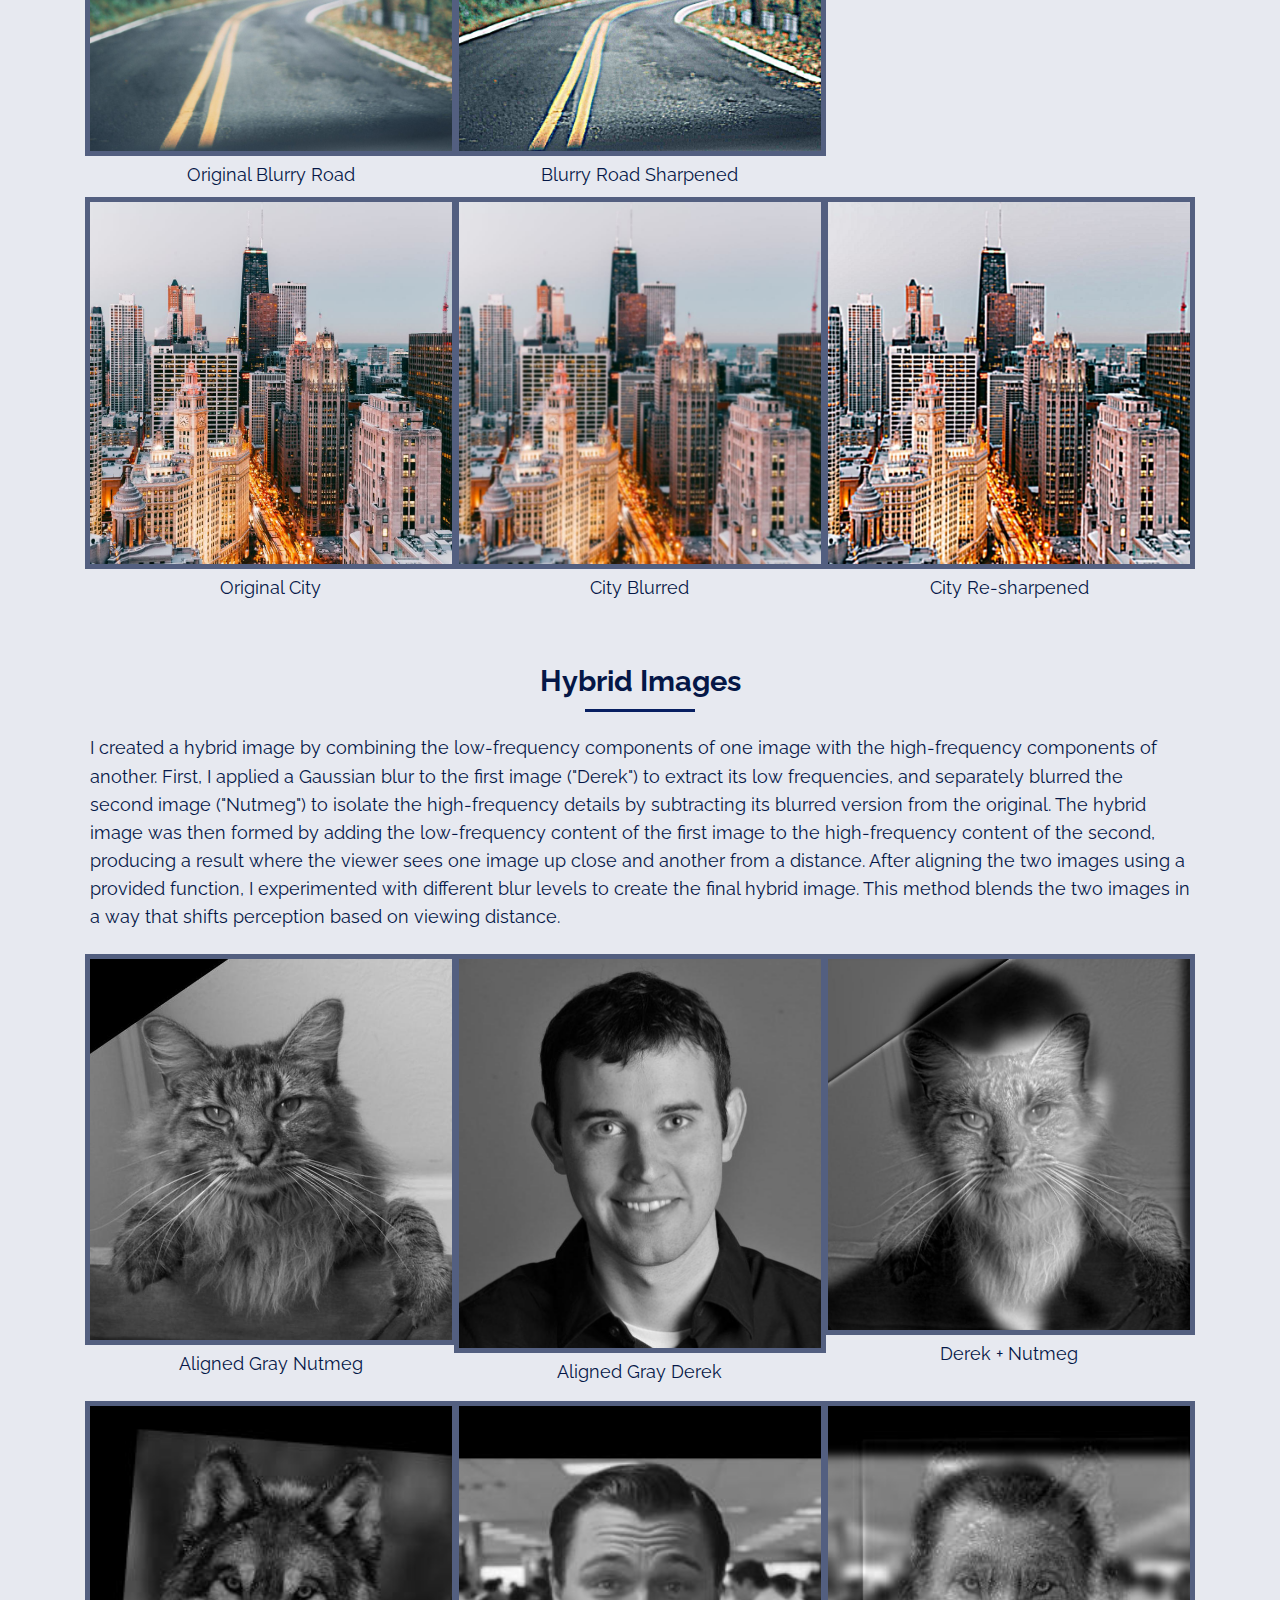
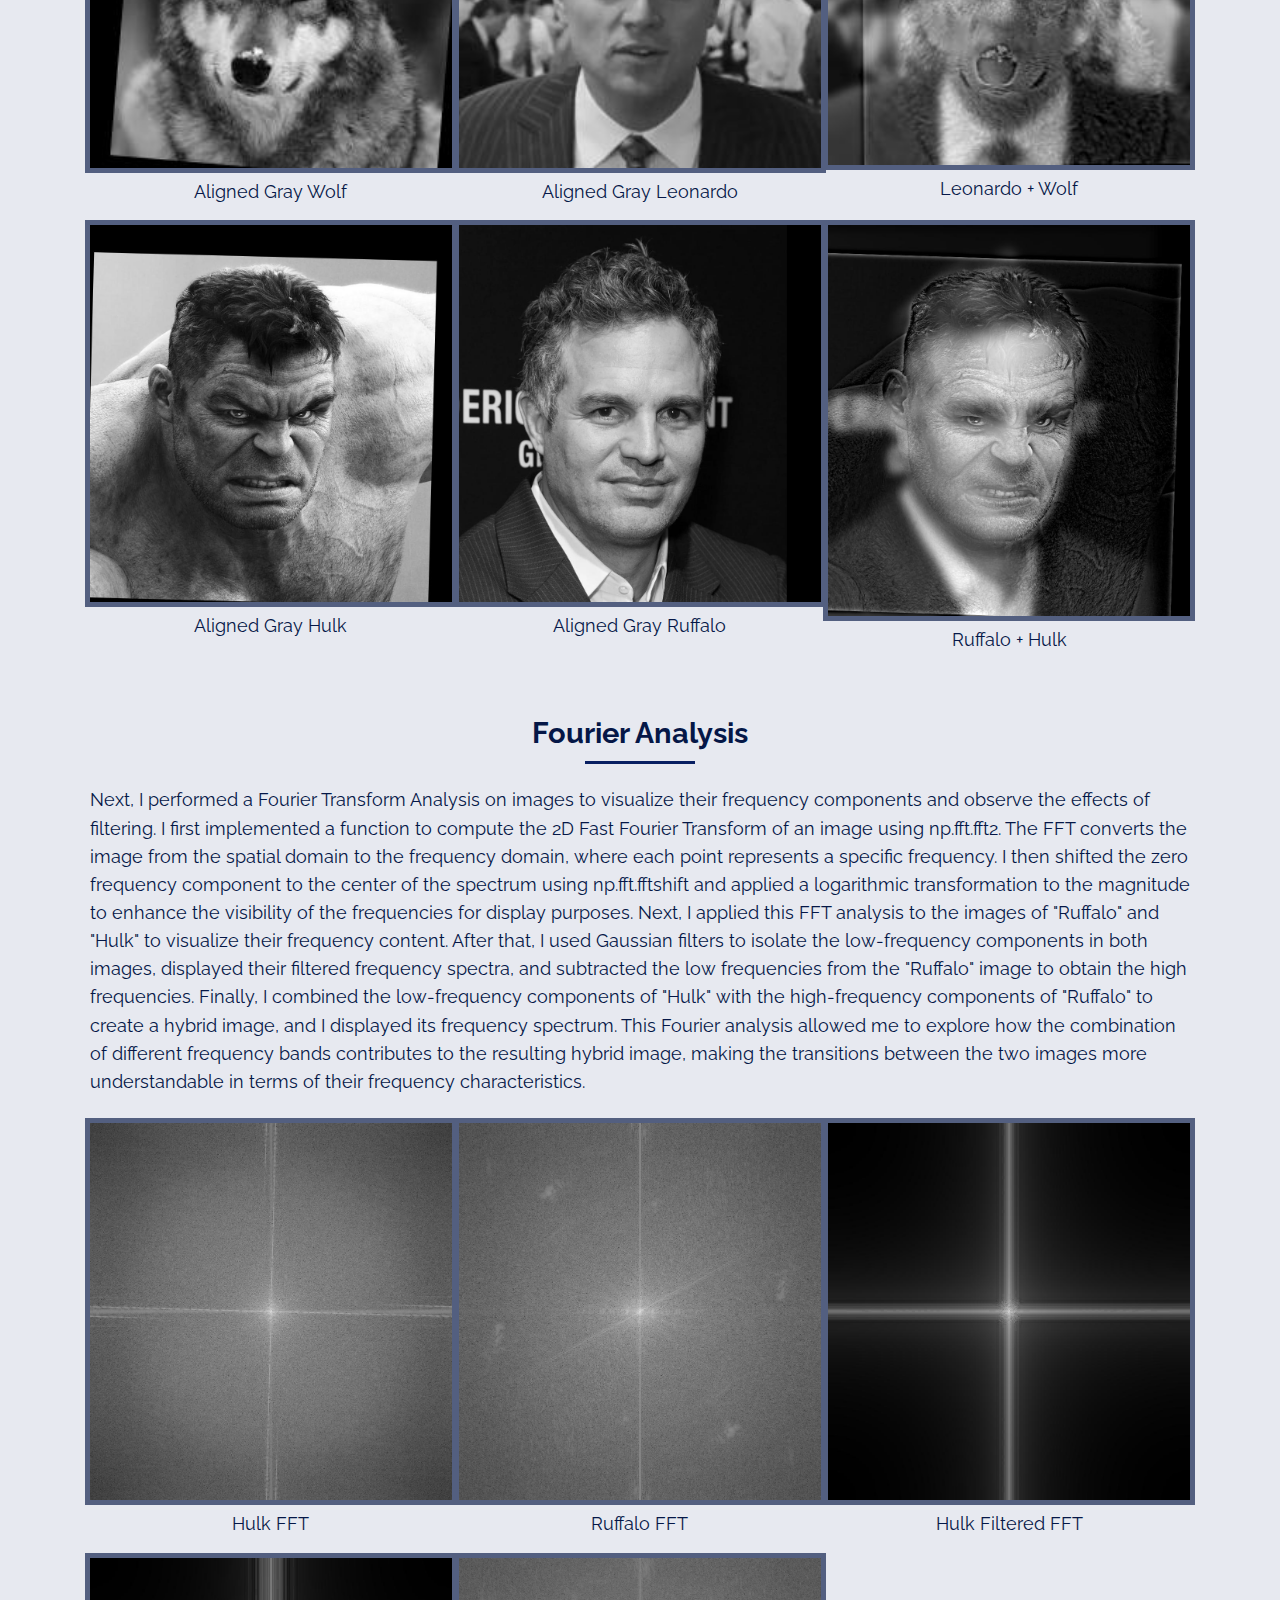
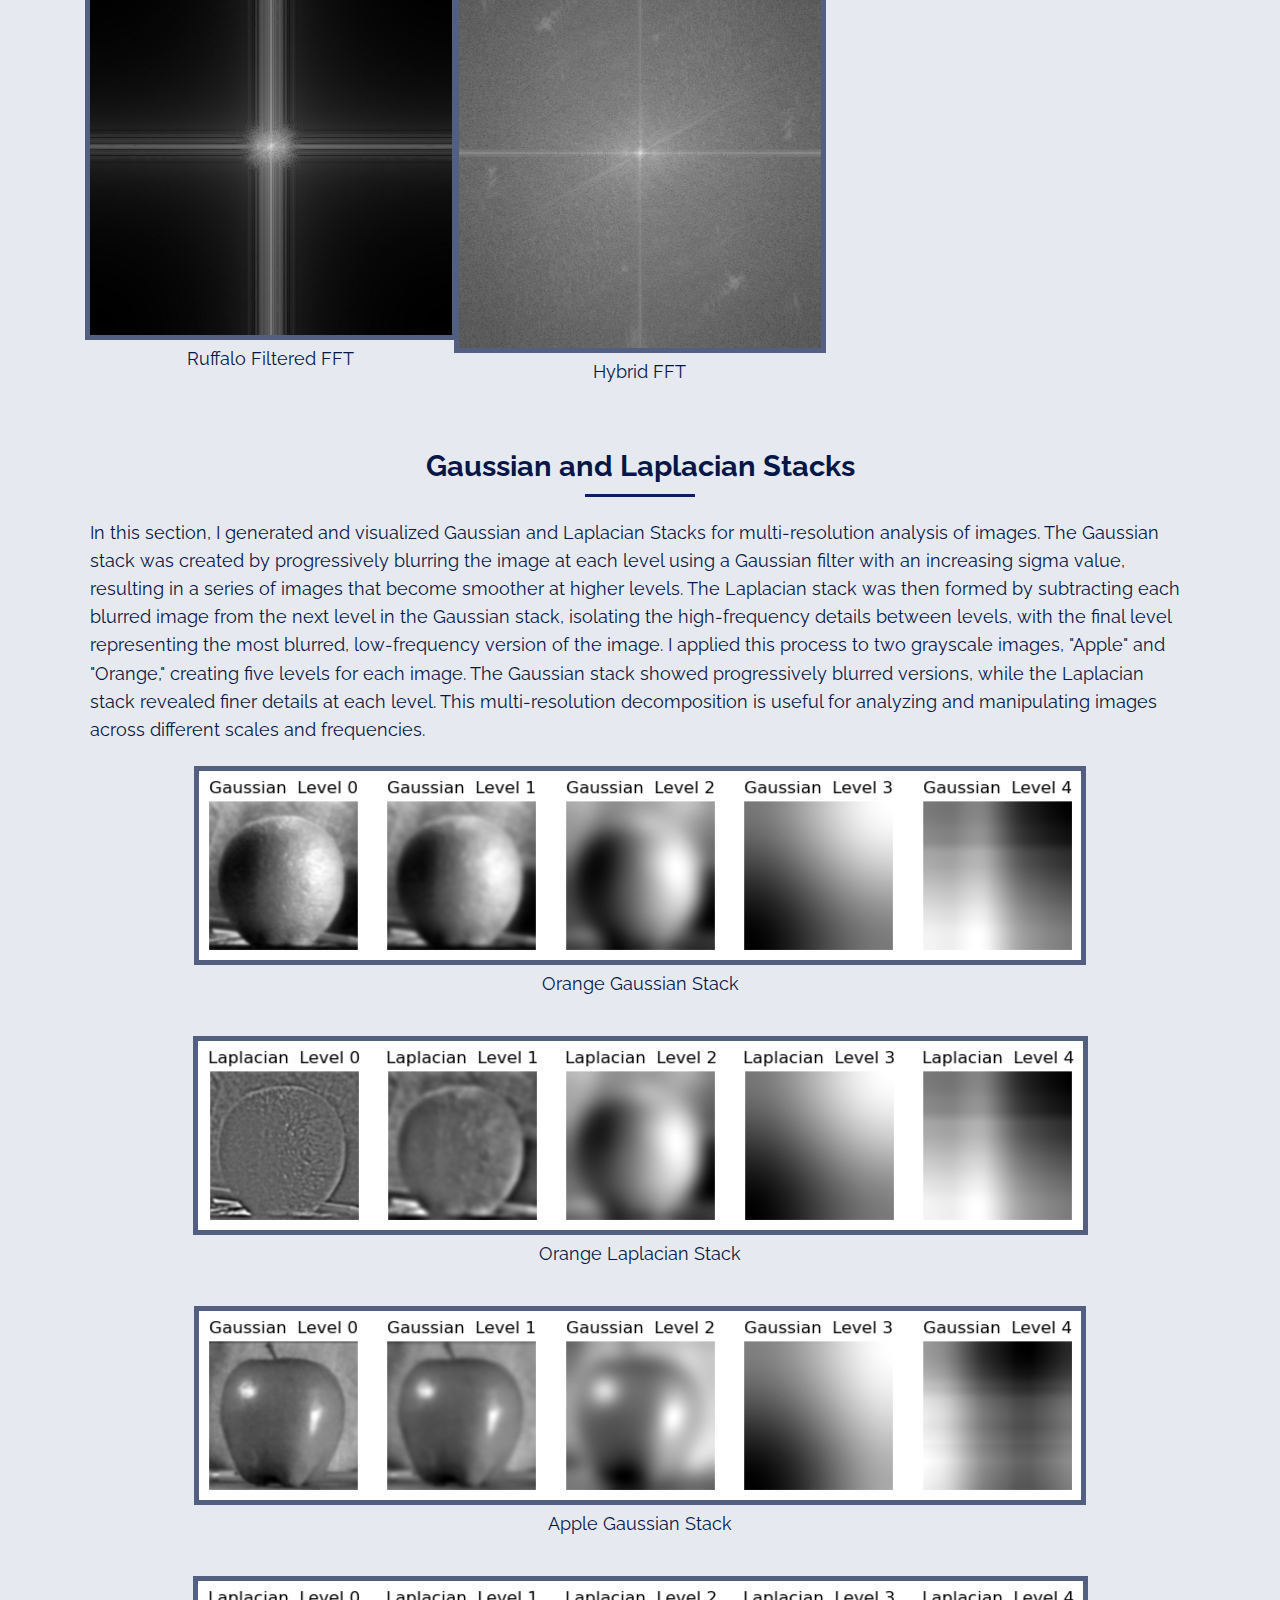
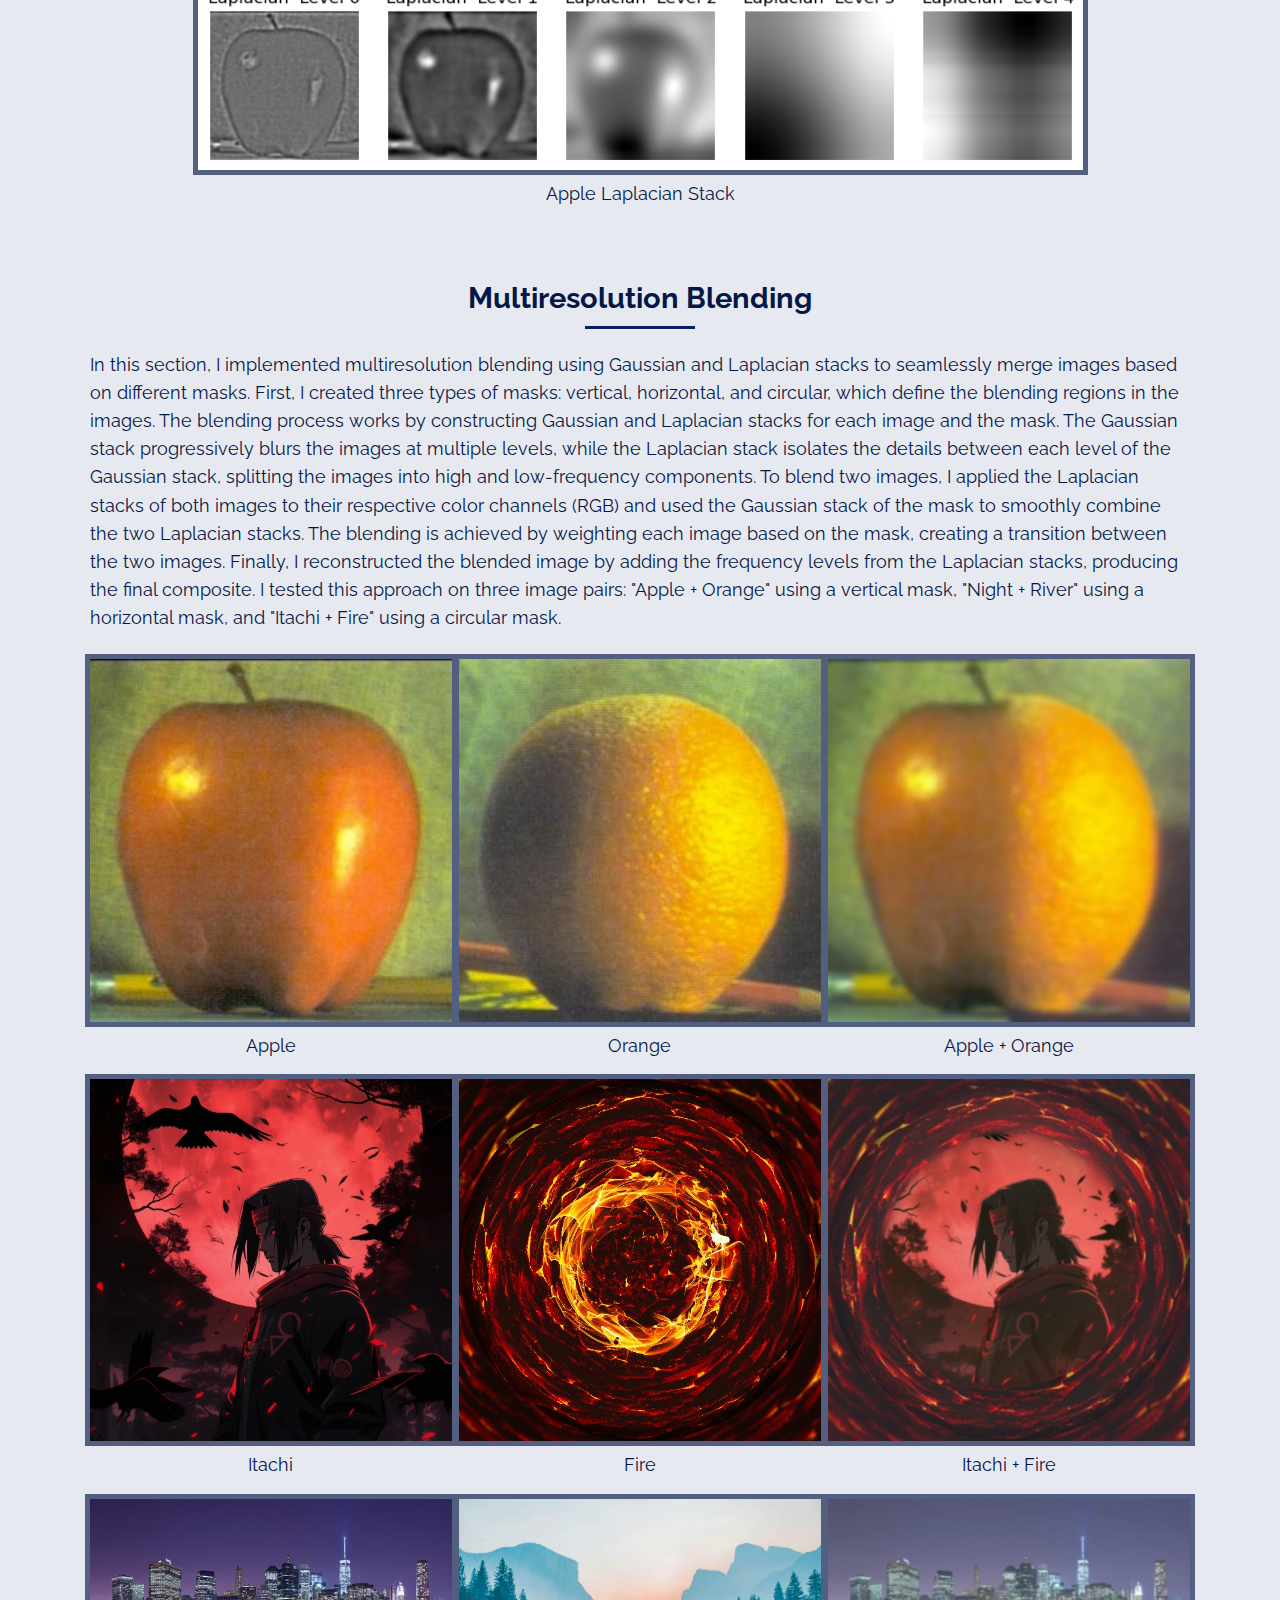
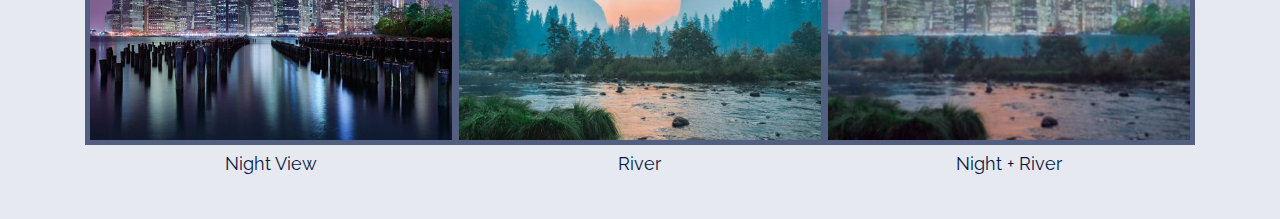
<file: projects/2/index.html>
<!DOCTYPE html>
<html lang="en">
<head>
    <meta charset="UTF-8">
    <meta name="viewport" content="width=device-width, initial-scale=1.0">
    <title>CS 180 Proj 2: Fun with Filters and Frequencies!</title>
    <style>
        @import url('https://fonts.googleapis.com/css2?family=Raleway:wght@400;700&display=swap');

        body {
            font-family: 'Raleway', sans-serif;
            margin: 2%;
            padding: 0 5%; 
            text-align: center;
            background-color: #E7E9F0;
            color: #051747;
        }

        .title-block {
            background-color: #081F62; 
            color: #E7E9F0;
            padding: 4% 2%; 
            margin-bottom: 3%;
            text-align: center;
        }

        h1 {
            font-size: 2.7em; 
            margin-bottom: 1%;
        }

        h2 {
            font-size: 2.2em;
            margin-bottom: 1%;
        }

        h3 {
            font-size: 1.8em;
        }

        section h2 {
            font-size: 1.8em; 
            margin-bottom: 2%;
            margin-top: 5%; 
            position: relative;
        }

        section h2::after {
            content: '';
            display: block;
            width: 10%;
            height: 3px;
            background-color: #081F62; 
            margin: 1% auto; 
        }

        section {
            margin-bottom: 3%;
        }

        .image-item {
            text-align: center;
            display: flex;
            flex-direction: column;
            align-items: center;
        }
        
        .image-container {
            display: grid;
            grid-template-columns: repeat(3, 1fr);
            gap: 7px;
            justify-items: center;
        }
        
        img {
            max-width: 100%;
            width: 400px;
            height: auto;
            border: 5px solid #535F80;
        }

        p {
            text-align: left;
            margin-bottom: 2%;
            font-size: 1.1em;
            line-height: 1.6em; 
        }
        #gaussian-laplacian-stacks .image-container {
        display: grid;
        grid-template-columns: 1fr; /* Only 1 image per row */
        gap: 20px; /* Increase space between the images */
        }
    
        #gaussian-laplacian-stacks img {
            width: 100%; /* Ensure each image takes up the full width of the container */
            height: auto; /* Maintain aspect ratio */
        }
    
        .image-item p {
            margin-top: 5px;
            text-align: center;
        }

    </style>
</head>
<body>
    <div class="title-block">
        <h1>CS 180 Project 2: Fun with Filters and Frequencies!</h1>
        <h2>Exploring Image Filters and Frequency Domain Techniques</h2>
        <h3>Jason Lee</h3>
    </div>
    
    <section id="finite-difference-operator">
        <h2>Finite Difference Operator</h2>
        <p>
            To start off this project, I used simple difference operators to compute the image gradients along the x and y axes for edge detection. 
            By applying convolution with D_x = [[1, -1]] and D_y = [[1], [-1]] to the "Cameraman" image, I obtained the partial derivatives I_x and I_y
             , which highlight vertical and horizontal edges, respectively. I then combined these gradients to calculate the overall gradient magnitude, 
            representing the strength of edges. The formula that I used for gradient magnitude was √ ((I_x)^2 + (I_y)^2). After testing different thresholds, I found that a value of 50 worked best for binarizing the gradient 
            magnitude, producing a binary edge map that effectively highlights the detected edges in the image.
        </p>
        <div class="image-container">
            <div class="image-item">
                <img src="media/cameraman.png" alt="cameraman">
                <p>Original Image</p>
            </div>
            <div class="image-item">
                <img src="media/Partial_Derivative_in_X.jpg" alt="Partial_Derivative_in_X">
                <p>X-gradient</p>
            </div>
            <div class="image-item">
                <img src="media/Partial_Derivative_in_Y.jpg" alt="Partial_Derivative_in_Y">
                <p>Y-gradient</p>
            </div>
            <div class="image-item">
                <img src="media/Gradient_Magnitude.jpg" alt="gradient magnitude">
                <p>Magnitude of Gradient</p>
            </div>
            <div class="image-item">
                <img src="media/Binarized_Edge_Image.jpg" alt="edges">
                <p>Edges Detected</p>
            </div>
        </div>
    </section>

    <section id="dog-filter">
        <h2>Derivative of Gaussian (DoG) Filter</h2>
        <p>
            The Derivative of Gaussian (DoG) filter is an extension of the Gaussian blur, which smooths the image and computes the derivative. 
            This is useful for detecting edges in the image after reducing noise. Below are the images of the cameraman with a blurr applied and then the edge
            detection. Also, there is a second method of calculating the derivative of guassian filters to only use one convolution per direction.
        </p>
        <div class="image-container">
            <div class="image-item">
                <img src="media/Cameraman_With_Blurr.jpg" alt="DoG Example 1">
                <p>Cameraman Blurred</p>
            </div>
            <div class="image-item">
                <img src="media/Binary_Edge_Image_With_Blurr.jpg" alt="DoG Example 2">
                <p>Binary Edge Image With Blurr</p>
            </div>
            <div class="image-item">
                <img src="media/Single_Convolution.jpg" alt="DoG Example 3">
                <p>DoG Applied</p>
            </div>
        </div>
        <p>
            After applying the blurr, we can see that there is a lot less noise which is extremely helpful for edge detection. Also, we know that by 
            the properties of convolution, we can use the derivative of guassians to convolve and get the same answers. This is confirmed by the example above.
        </p>
    </section>

    <section id="image-sharpening">
        <h2>Image "Sharpening"</h2>
        <p>
            In this section, I implemented a function to enhance image details by isolating and amplifying high-frequency components. 
            This was achieved by applying a Gaussian blur to the image, subtracting the blurred version to isolate the high frequencies, 
            and adding them back to the original image, scaled by a factor α. For color images, each RGB channel was sharpened 
            individually before recombining them. I tested this on the images of the Taj Mahal as well as a picture of a blurry road with trees.
            I also confirmed it worked by taking a non-blurry image of a city, applying a blur and then sharpening it.
        </p>
        <div class="image-container">
            <div class="image-item">
                <img src="media/Taj_Original.jpg" alt="Sharpening Example 1">
                <p>Original Taj Mahal</p>
            </div>
            <div class="image-item">
                <img src="media/Taj_Sharpened.jpg" alt="Sharpening Example 2">
                <p>Taj Mahal Sharpened</p>
            </div>
        </div>
        <div class="image-container">
            <div class="image-item">
                <img src="media/Trees_Original.jpg" alt="Sharpening Example 3">
                <p>Original Blurry Road</p>
            </div>
            <div class="image-item">
                <img src="media/Trees_Sharpened.jpg" alt="Sharpening Example 4">
                <p>Blurry Road Sharpened</p>
            </div>
        </div>
        <div class="image-container">
            <div class="image-item">
                <img src="media/City_Original.jpg" alt="Sharpening Example 5">
                <p>Original City</p>
            </div>
            <div class="image-item">
                <img src="media/City_Blurred.jpg" alt="Sharpening Example 6">
                <p>City Blurred</p>
            </div>
            <div class="image-item">
                <img src="media/City_Sharpened.jpg" alt="Sharpening Example 7">
                <p>City Re-sharpened</p>
            </div>
        </div>
    </section>

    <section id="hybrid-images">
        <h2>Hybrid Images</h2>
        <p>
            I created a hybrid image by combining the low-frequency components of one image with the high-frequency components of another. 
            First, I applied a Gaussian blur to the first image ("Derek") to extract its low frequencies, and separately blurred the second 
            image ("Nutmeg") to isolate the high-frequency details by subtracting its blurred version from the original. The hybrid image was 
            then formed by adding the low-frequency content of the first image to the high-frequency content of the second, producing a result 
            where the viewer sees one image up close and another from a distance. After aligning the two images using a provided function, 
            I experimented with different blur levels to create the final hybrid image. This method blends the two images in a way that 
            shifts perception based on viewing distance.
        </p>
        <div class="image-container">
            <div class="image-item">
                <img src="media/Top_Image_Nutmeg.jpg" alt="Hybrid Image 1">
                <p>Aligned Gray Nutmeg</p>
            </div>
            <div class="image-item">
                <img src="media/Base_Image_Derek.jpg" alt="Hybrid Image 2">
                <p>Aligned Gray Derek</p>
            </div>
            <div class="image-item">
                <img src="media/Hybrid_Derek_Nutmeg.jpg" alt="Hybrid Image 3">
                <p>Derek + Nutmeg</p>
            </div>
            <div class="image-item">
                <img src="media/Top_Image_Wolf.jpg" alt="Hybrid Image 4">
                <p>Aligned Gray Wolf</p>
            </div>
            <div class="image-item">
                <img src="media/Base_Image_Leonardo.jpg" alt="Hybrid Image 5">
                <p>Aligned Gray Leonardo</p>
            </div>
            <div class="image-item">
                <img src="media/Hybrid_Wolf_Leonardo.jpg" alt="Hybrid Image 6">
                <p>Leonardo + Wolf</p>
            </div>
            <div class="image-item">
                <img src="media/Top_Image_Hulk.jpg" alt="Hybrid Image 7">
                <p>Aligned Gray Hulk</p>
            </div>
            <div class="image-item">
                <img src="media/Base_Image_Ruffalo.jpg" alt="Hybrid Image 8">
                <p>Aligned Gray Ruffalo</p>
            </div>
            <div class="image-item">
                <img src="media/Hybrid_Hulk_Ruffalo.jpg" alt="Hybrid Image 9">
                <p>Ruffalo + Hulk</p>
            </div>
        </div>
    </section>

    <section id="fourier-analysis">
        <h2>Fourier Analysis</h2>
        <p>
            Next, I performed a Fourier Transform Analysis on images to visualize their frequency 
            components and observe the effects of filtering. I first implemented a function to compute the 2D Fast 
            Fourier Transform of an image using np.fft.fft2. The FFT converts the image from the spatial domain to the frequency domain, 
            where each point represents a specific frequency. I then shifted the zero frequency component to the center of the 
            spectrum using np.fft.fftshift and applied a logarithmic transformation to the magnitude to enhance the visibility 
            of the frequencies for display purposes. Next, I applied this FFT analysis to the images of "Ruffalo" and "Hulk" 
            to visualize their frequency content. After that, I used Gaussian filters to isolate the low-frequency components 
            in both images, displayed their filtered frequency spectra, and subtracted the low frequencies from the "Ruffalo" 
            image to obtain the high frequencies. Finally, I combined the low-frequency components of "Hulk" with the high-frequency 
            components of "Ruffalo" to create a hybrid image, and I displayed its frequency spectrum. This Fourier analysis allowed me 
            to explore how the combination of different frequency bands contributes to the resulting hybrid image, making the transitions
            between the two images more understandable in terms of their frequency characteristics.
        </p>
        <div class="image-container">
            <div class="image-item">
                <img src="media/Hulk_FFT.jpg" alt="Fourier Analysis 1">
                <p>Hulk FFT</p>
            </div>
            <div class="image-item">
                <img src="media/Ruffalo_FFT.jpg" alt="Fourier Analysis 2">
                <p>Ruffalo FFT</p>
            </div>
            <div class="image-item">
                <img src="media/Hulk_Filtered_FFT.jpg" alt="Fourier Analysis 3">
                <p>Hulk Filtered FFT</p>
            </div>
            <div class="image-item">
                <img src="media/Ruffalo_Filtered_FFT.jpg" alt="Fourier Analysis 4">
                <p>Ruffalo Filtered FFT</p>
            </div>
            <div class="image-item">
                <img src="media/Hybrid_FFT.jpg" alt="Fourier Analysis 5">
                <p>Hybrid FFT</p>
            </div>
        </div>
    </section>

    <section id="gaussian-laplacian-stacks">
        <h2>Gaussian and Laplacian Stacks</h2>
        <p>
            In this section, I generated and visualized Gaussian and Laplacian Stacks for multi-resolution analysis of images.
            The Gaussian stack was created by progressively blurring the image at each level using a Gaussian filter with an 
            increasing sigma value, resulting in a series of images that become smoother at higher levels. The Laplacian stack
            was then formed by subtracting each blurred image from the next level in the Gaussian stack, isolating the high-frequency
            details between levels, with the final level representing the most blurred, low-frequency version of the image. I 
            applied this process to two grayscale images, "Apple" and "Orange," creating five levels for each image. The Gaussian 
            stack showed progressively blurred versions, while the Laplacian stack revealed finer details at each level. This 
            multi-resolution decomposition is useful for analyzing and manipulating images across different scales and frequencies.
        </p>
        <div class="image-container">
            <div class="image-item">
                <img src="media/Orange_Guassian.png" alt="Stack Example 1">
                <p>Orange Gaussian Stack</p>
            </div>
            <div class="image-item">
                <img src="media/Orange_Laplacian.png" alt="Stack Example 2">
                <p>Orange Laplacian Stack</p>
            </div>
            <div class="image-item">
                <img src="media/Apple_Gaussian.png" alt="Stack Example 3">
                <p>Apple Gaussian Stack</p>
            </div>
            <div class="image-item">
                <img src="media/Apple_Laplacian.png" alt="Stack Example 4">
                <p>Apple Laplacian Stack</p>
            </div>
        </div>
    </section>

    <section id="multiresolution-blending">
        <h2>Multiresolution Blending</h2>
        <p>
            In this section, I implemented multiresolution blending using Gaussian and Laplacian stacks to seamlessly merge images 
            based on different masks. First, I created three types of masks: vertical, horizontal, and circular, which define the 
            blending regions in the images. The blending process works by constructing Gaussian and Laplacian stacks for each image
            and the mask. The Gaussian stack progressively blurs the images at multiple levels, while the Laplacian stack isolates 
            the details between each level of the Gaussian stack, splitting the images into high and low-frequency components. To 
            blend two images, I applied the Laplacian stacks of both images to their respective color channels (RGB) and used the 
            Gaussian stack of the mask to smoothly combine the two Laplacian stacks. The blending is achieved by weighting each 
            image based on the mask, creating a transition between the two images. Finally, I reconstructed the blended image by 
            adding the frequency levels from the Laplacian stacks, producing the final composite. I tested this approach on three 
            image pairs: "Apple + Orange" using a vertical mask, "Night + River" using a horizontal mask, and "Itachi + Fire" using a circular mask.
        </p>
        <div class="image-container">
            <div class="image-item">
                <img src="media/apple.jpeg" alt="Blending Example 1">
                <p>Apple</p>
            </div>
            <div class="image-item">
                <img src="media/orange.jpeg" alt="Blending Example 2">
                <p>Orange</p>
            </div>
            <div class="image-item">
                <img src="media/Apple + Orange.jpg" alt="Blending Example 3">
                <p>Apple + Orange</p>
            </div>
            <div class="image-item">
                <img src="media/itachi.jpg" alt="Blending Example 4">
                <p>Itachi</p>
            </div>
            <div class="image-item">
                <img src="media/fire.jpg" alt="Blending Example 5">
                <p>Fire</p>
            </div>
            <div class="image-item">
                <img src="media/Itachi_Fire.jpg" alt="Blending Example 6">
                <p>Itachi + Fire</p>
            </div>
            <div class="image-item">
                <img src="media/night.jpg" alt="Blending Example 7">
                <p>Night View</p>
            </div>
            <div class="image-item">
                <img src="media/river.jpg" alt="Blending Example 8">
                <p>River</p>
            </div>
            <div class="image-item">
                <img src="media/Night_River.jpg" alt="Blending Example 9">
                <p>Night + River</p>
            </div>
        </div>
    </section>
</body>
</html>
</file>
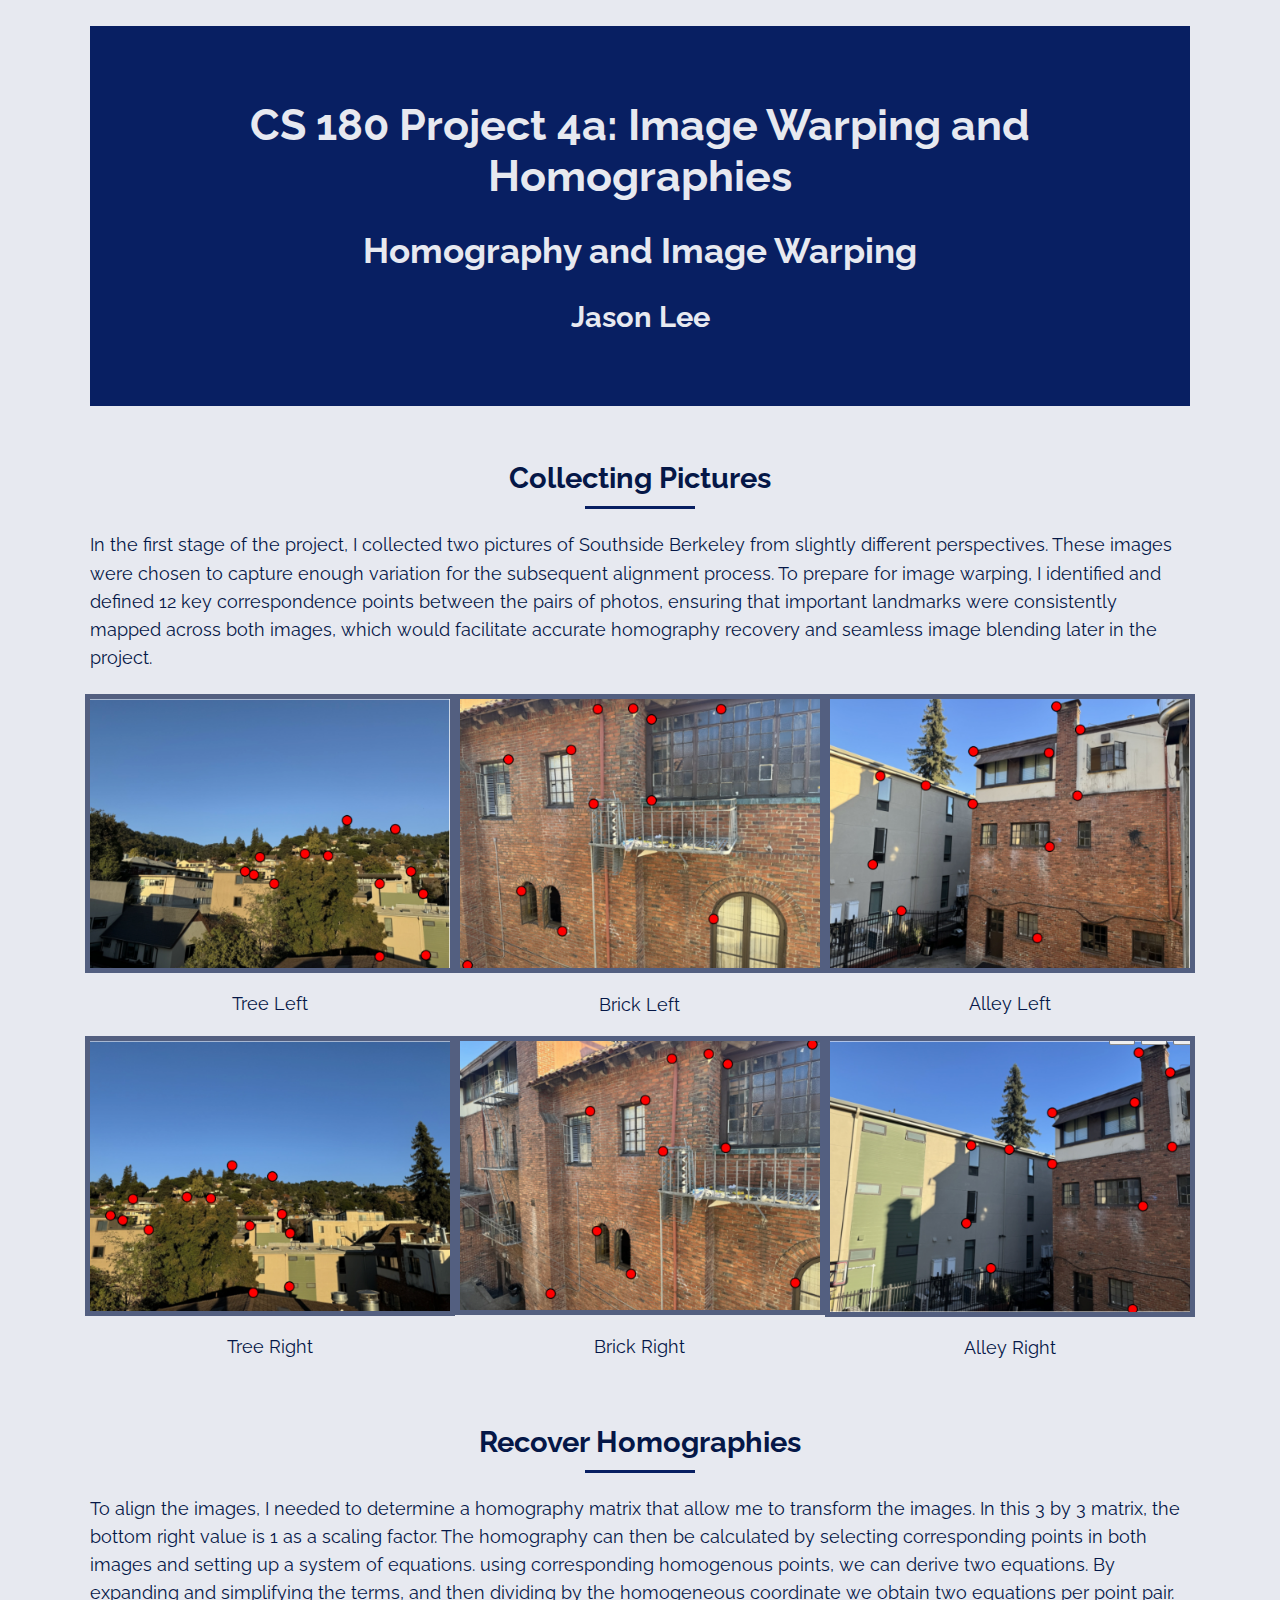
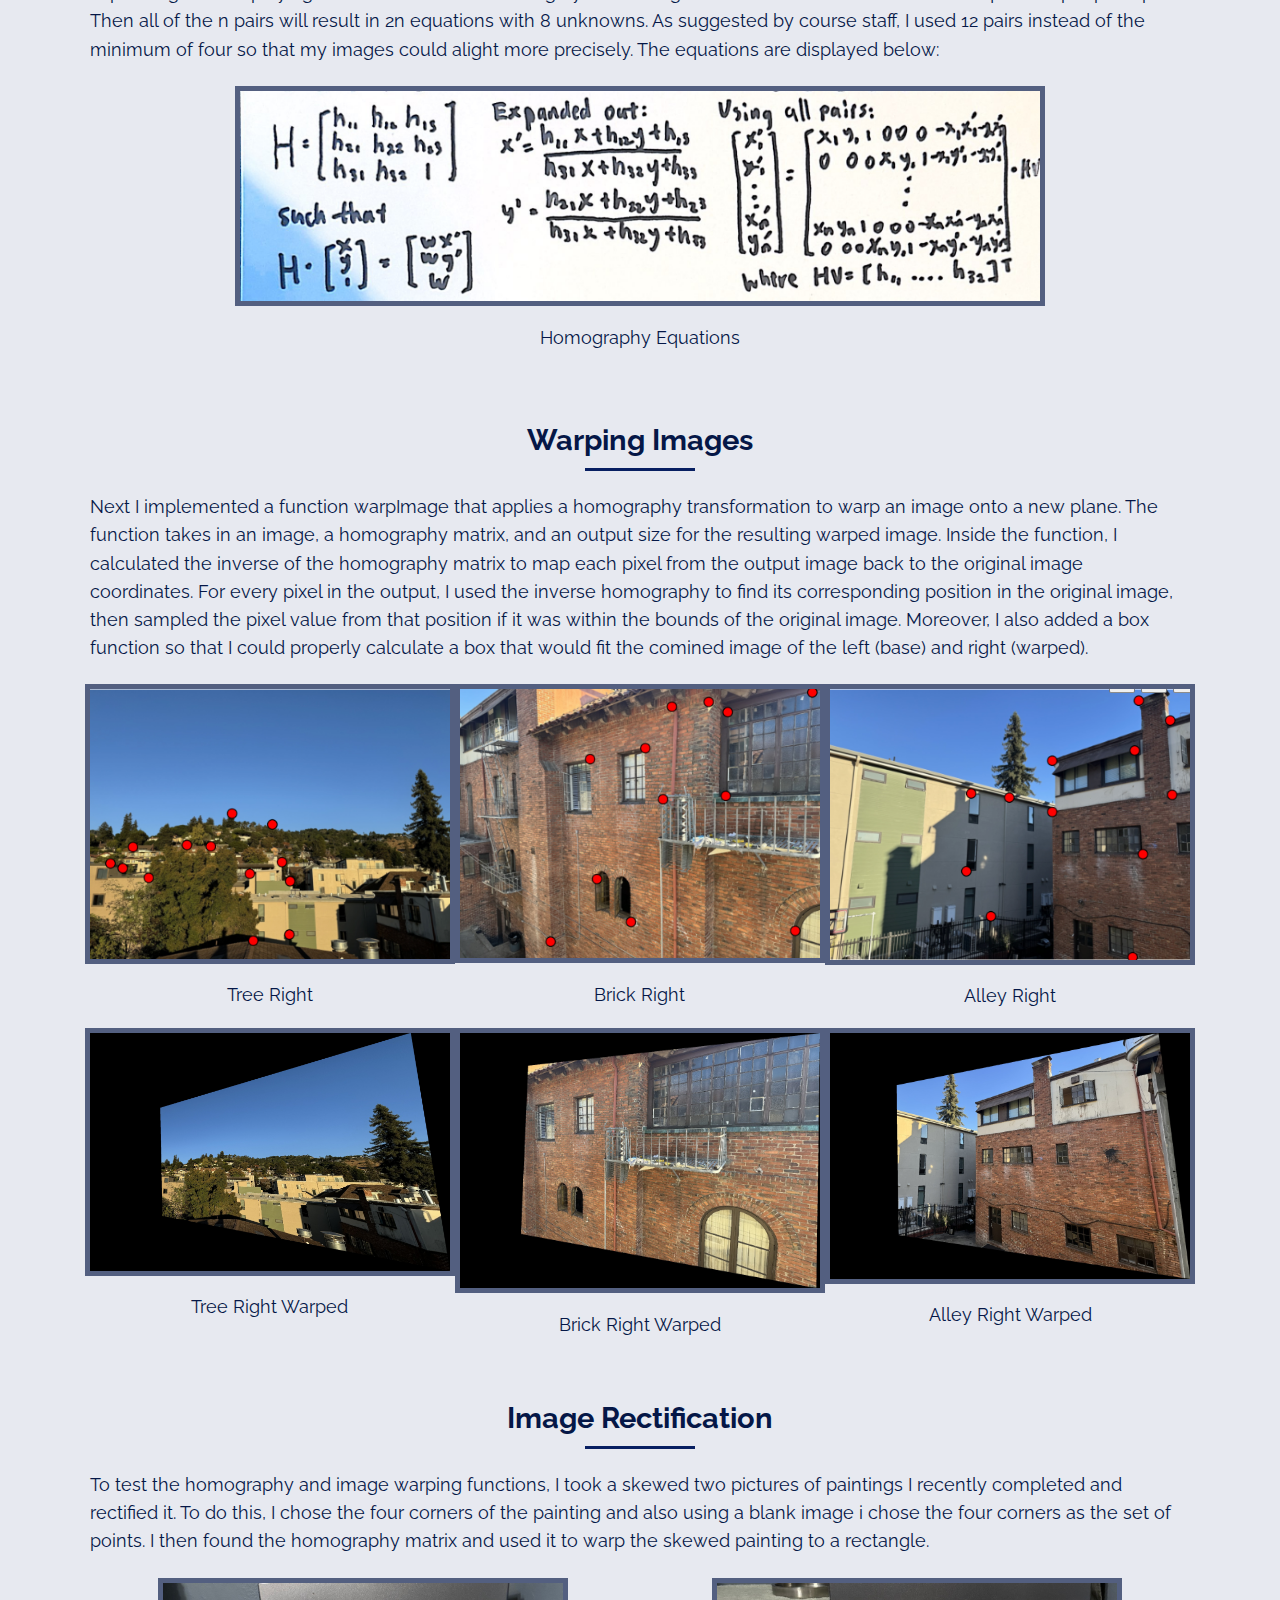
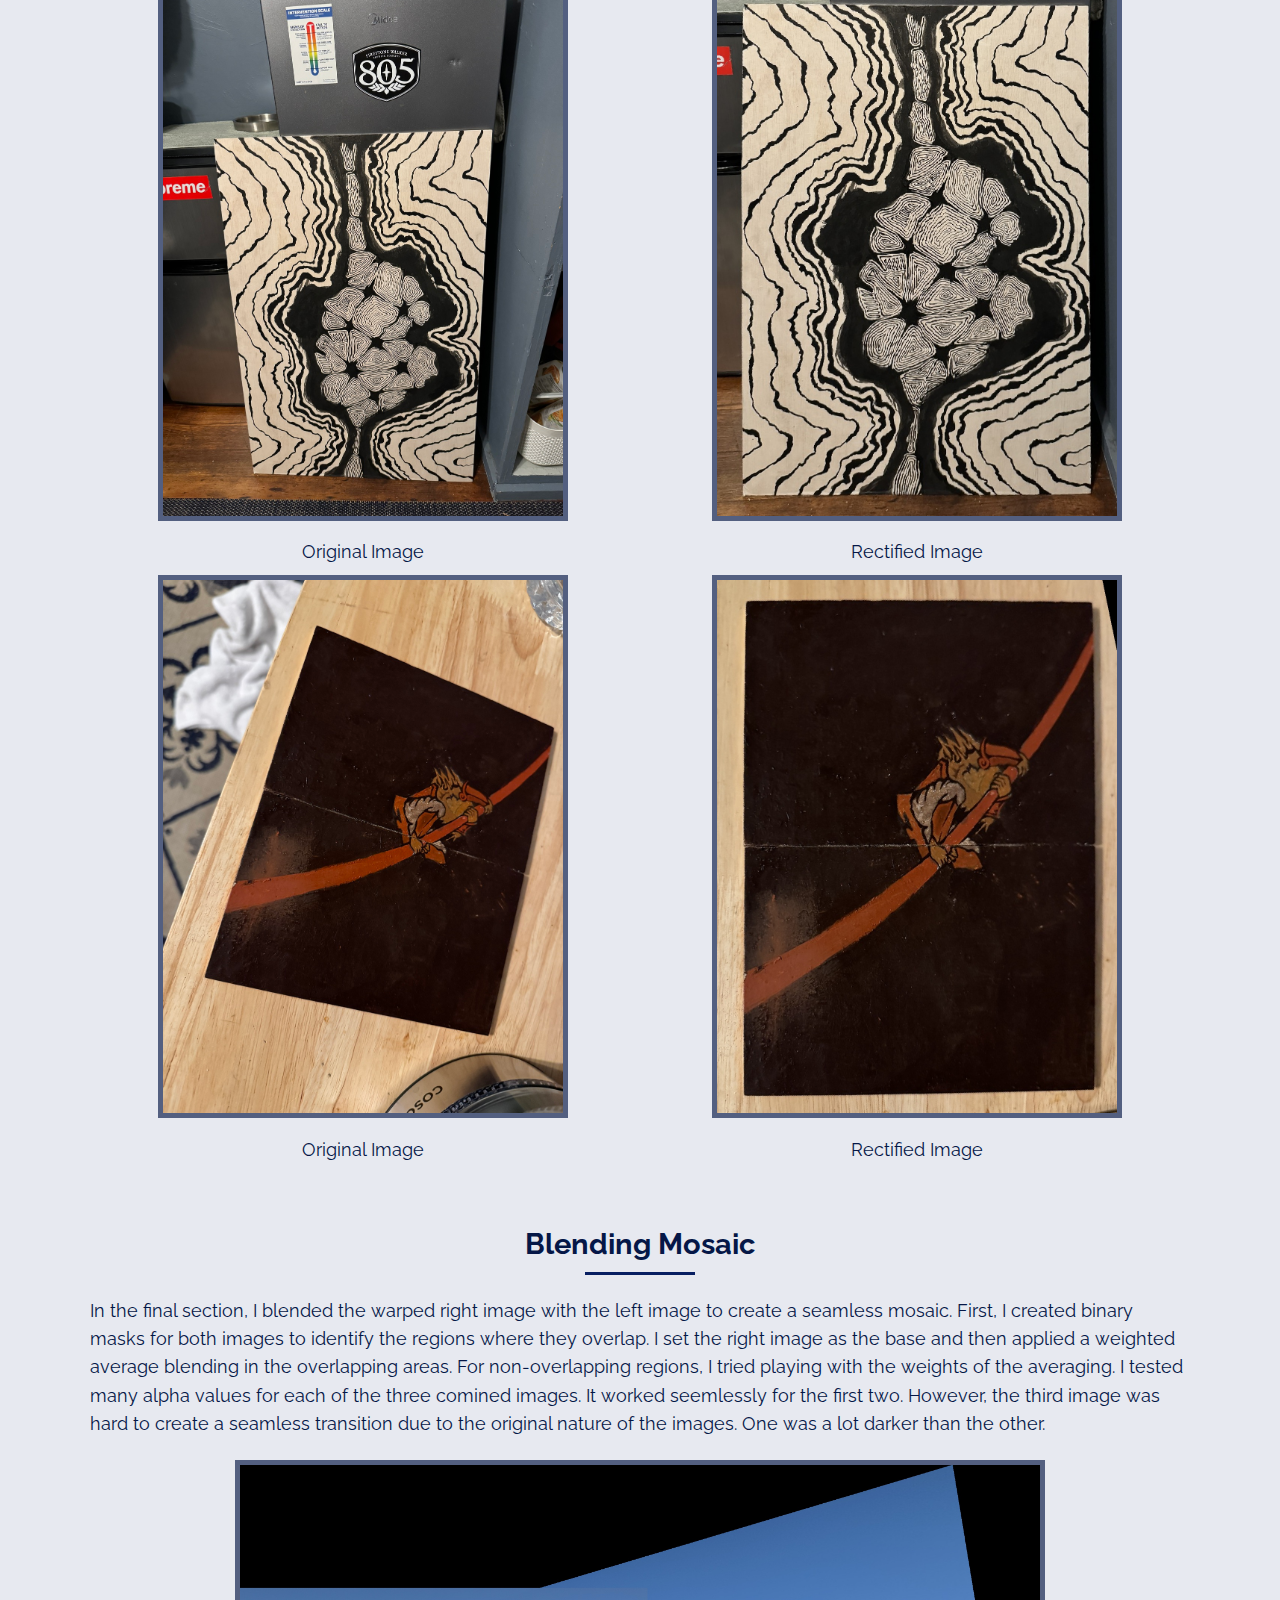
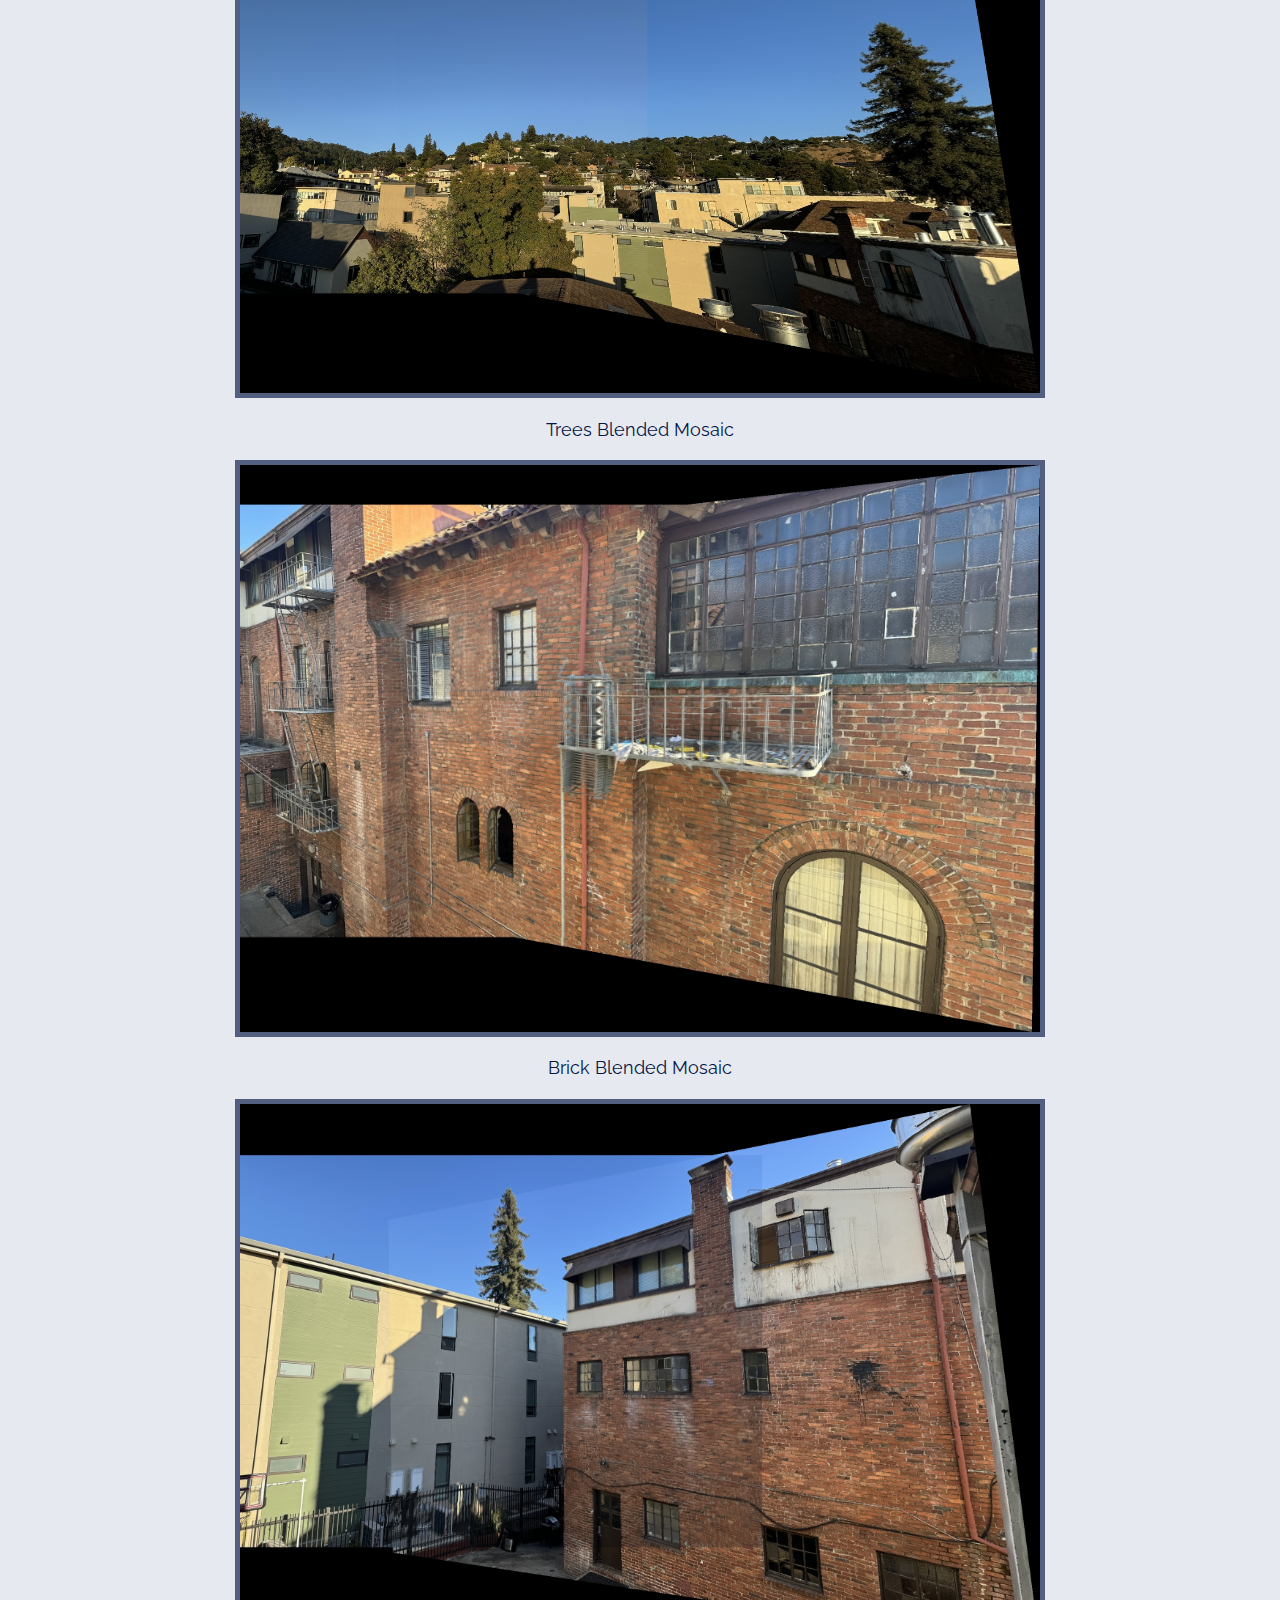
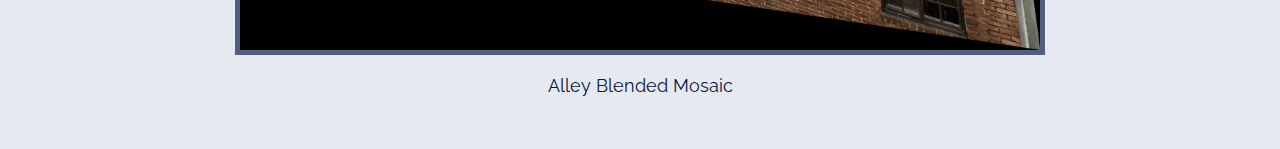
<file: projects/4a/index.html>
<!DOCTYPE html>
<html lang="en">
<head>
    <meta charset="UTF-8">
    <meta name="viewport" content="width=device-width, initial-scale=1.0">
    <title>CS 180 Project 4a: Image Warping and Homographies</title>
    <style>
        @import url('https://fonts.googleapis.com/css2?family=Raleway:wght@400;700&display=swap');

        body {
            font-family: 'Raleway', sans-serif;
            margin: 2%;
            padding: 0 5%; 
            text-align: center;
            background-color: #E7E9F0;
            color: #051747;
        }

        .title-block {
            background-color: #081F62; 
            color: #E7E9F0;
            padding: 4% 2%; 
            margin-bottom: 3%;
            text-align: center;
        }

        h1 {
            font-size: 2.7em; 
            margin-bottom: 1%;
        }

        h2 {
            font-size: 2.2em;
            margin-bottom: 1%;
        }

        h3 {
            font-size: 1.8em;
        }

        section h2 {
            font-size: 1.8em; 
            margin-bottom: 2%;
            margin-top: 5%; 
            position: relative;
        }

        section h2::after {
            content: '';
            display: block;
            width: 10%;
            height: 3px;
            background-color: #081F62; 
            margin: 1% auto; 
        }

        section {
            margin-bottom: 3%;
        }

        .image-item {
            text-align: center;
            display: flex;
            flex-direction: column;
            align-items: center;
        }
        
        .image-container {
            display: grid;
            grid-template-columns: repeat(2, 1fr);
            gap: 7px;
            justify-items: center;
        }
        
        img {
            max-width: 100%;
            width: 400px;
            height: auto;
            border: 5px solid #535F80;
        }

        p {
            text-align: left;
            margin-bottom: 2%;
            font-size: 1.1em;
            line-height: 1.6em; 
        }

        /* Specific grid adjustments for each section */
        #collecting-pictures .image-container {
            grid-template-columns: repeat(2, 1fr);
        }

        #image-rectification .image-container {
            grid-template-columns: repeat(2, 1fr);
        }

        #recover-homographies .image-container, 
        #blending-mosaic .image-container,
        #warping-images .image-container {
            grid-template-columns: 1fr;
        }

        #recover-homographies img,
        #warping-images img,
        #blending-mosaic img {
            width: 800px; /* Adjust long image width */
        }
    </style>
</head>
<body>
    <div class="title-block">
        <h1>CS 180 Project 4a: Image Warping and Homographies</h1>
        <h2>Homography and Image Warping</h2>
        <h3>Jason Lee</h3>
    </div>
    
    <section id="collecting-pictures">
        <h2>Collecting Pictures</h2>
        <p>
            In the first stage of the project, I collected two pictures of Southside Berkeley 
            from slightly different perspectives. These images were chosen to capture enough 
            variation for the subsequent alignment process. To prepare for image warping, I 
            identified and defined 12 key correspondence points between the pairs of photos, ensuring 
            that important landmarks were consistently mapped across both images, which would 
            facilitate accurate homography recovery and seamless image blending later in the project.
        </p>
        <div class="image-container" style="display: grid; grid-template-columns: repeat(3, 1fr); gap: 10px;">
        <div class="image-item">
            <img src="media/left.jpg" alt="Tree Left">
            <p>Tree Left</p>
        </div>
        <div class="image-item">
            <img src="media/brick_left.jpg" alt="Brick Left">
            <p>Brick Left</p>
        </div>
        <div class="image-item">
            <img src="media/alley_left.jpg" alt="Alley Left">
            <p>Alley Left</p>
        </div>
        <div class="image-item">
            <img src="media/right.jpg" alt="Tree Right">
            <p>Tree Right</p>
        </div>
        <div class="image-item">
            <img src="media/brick_right.jpg" alt="Brick Right">
            <p>Brick Right</p>
        </div>
        <div class="image-item">
            <img src="media/alley_right.jpg" alt="Alley Right">
            <p>Alley Right</p>
        </div>
    </div>
    </section>

    <section id="recover-homographies">
        <h2>Recover Homographies</h2>
        <p>
            To align the images, I needed to determine a homography matrix that allow me to transform the images. In this 3 by 3 matrix, the bottom right value
            is 1 as a scaling factor. The homography can then be calculated by selecting corresponding points in both images and setting up a system of equations.
            using corresponding homogenous points, we can derive two equations. By expanding and simplifying the terms, and then dividing by the homogeneous coordinate 
            we obtain two equations per point pair. Then all of the n pairs will result in 2n equations with 8 unknowns. As suggested by course staff, I used 12 pairs instead of 
            the minimum of four so that my images could alight more precisely. The equations are displayed below:
        </p>
        <div class="image-container">
            <div class="image-item">
                <img src="media/homography.jpg" alt="Homography Alignment">
                <p>Homography Equations</p>
            </div>
        </div>
    </section>

    <section id="warping-images">
        <h2>Warping Images</h2>
        <p>
            Next I implemented a function warpImage that applies a homography transformation to warp an image onto a new plane.
            The function takes in an image, a homography matrix, and an output size for the resulting warped image. Inside the function,
            I calculated the inverse of the homography matrix to map each pixel from the output image back to the original image 
            coordinates. For every pixel in the output, I used the inverse homography to find its corresponding position 
            in the original image, then sampled the pixel value from that position if it was within the bounds of the 
            original image. Moreover, I also added a box function so that I could properly calculate a box that would fit the comined image
            of the left (base) and right (warped).
        <div class="image-container" style="display: grid; grid-template-columns: repeat(3, 1fr); gap: 10px;">
        <div class="image-item">
            <img src="media/right.jpg" alt="Tree Right">
            <p>Tree Right</p>
        </div>
        <div class="image-item">
            <img src="media/brick_right.jpg" alt="Brick Right">
            <p>Brick Right</p>
        </div>
        <div class="image-item">
            <img src="media/alley_right.jpg" alt="Alley Right">
            <p>Alley Right</p>
        </div>
        <div class="image-item">
            <img src="media/warped_right_trees.jpg" alt="Tree Left">
            <p>Tree Right Warped</p>
        </div>
        <div class="image-item">
            <img src="media/warped_right_brick.jpg" alt="Brick Left">
            <p>Brick Right Warped</p>
        </div>
        <div class="image-item">
            <img src="media/warped_right_alley.jpg" alt="Alley Left">
            <p>Alley Right Warped</p>
        </div>
        
    </div>
    </section>

    <section id="image-rectification">
        <h2>Image Rectification</h2>
        <p>
            To test the homography and image warping functions, I took a skewed two pictures of paintings I recently completed and rectified it. 
            To do this, I chose the four corners of the painting and also using a blank image i chose the four corners as the set of points. 
            I then found the homography matrix and used it to warp the skewed painting to a rectangle.
        </p>
        <div class="image-container">
            <div class="image-item">
                <img src="media/paint.jpg" alt="Original Image">
                <p>Original Image</p>
            </div>
            <div class="image-item">
                <img src="media/paint_warped.jpg" alt="Rectified Image">
                <p>Rectified Image</p>
            </div>
        </div>
        <div class="image-container">
            <div class="image-item">
                <img src="media/monkey.jpg" alt="Original Image">
                <p>Original Image</p>
            </div>
            <div class="image-item">
                <img src="media/monkey_warped.jpg" alt="Rectified Image">
                <p>Rectified Image</p>
            </div>
        </div>
    </section>

    <section id="blending-mosaic">
        <h2>Blending Mosaic</h2>
        <p>
            In the final section, I blended the warped right image with the left image to create a seamless mosaic. 
            First, I created binary masks for both images to identify the regions where they overlap. 
            I set the right image as the base and then applied a weighted average blending in the overlapping 
            areas. For non-overlapping regions, I  tried playing with the weights of the averaging. I tested many alpha
            values for each of the three comined images. It worked seemlessly for the first two. However, the third image 
            was hard to create a seamless transition due to the original nature of the images. One was a lot darker than the 
            other.
        </p>
        <div class="image-container">
            <div class="image-item">
                <img src="media/combined_trees.jpg" alt="Blended Mosaic">
                <p>Trees Blended Mosaic</p>
            </div>
        </div>
        <div class="image-container">
            <div class="image-item">
                <img src="media/combined_brick.jpg" alt="Blended Mosaic">
                <p>Brick Blended Mosaic</p>
            </div>
        </div>
        <div class="image-container">
            <div class="image-item">
                <img src="media/combined_alley.jpg" alt="Blended Mosaic">
                <p>Alley Blended Mosaic</p>
            </div>
        </div>
    </section>
</body>
</html>
</file>
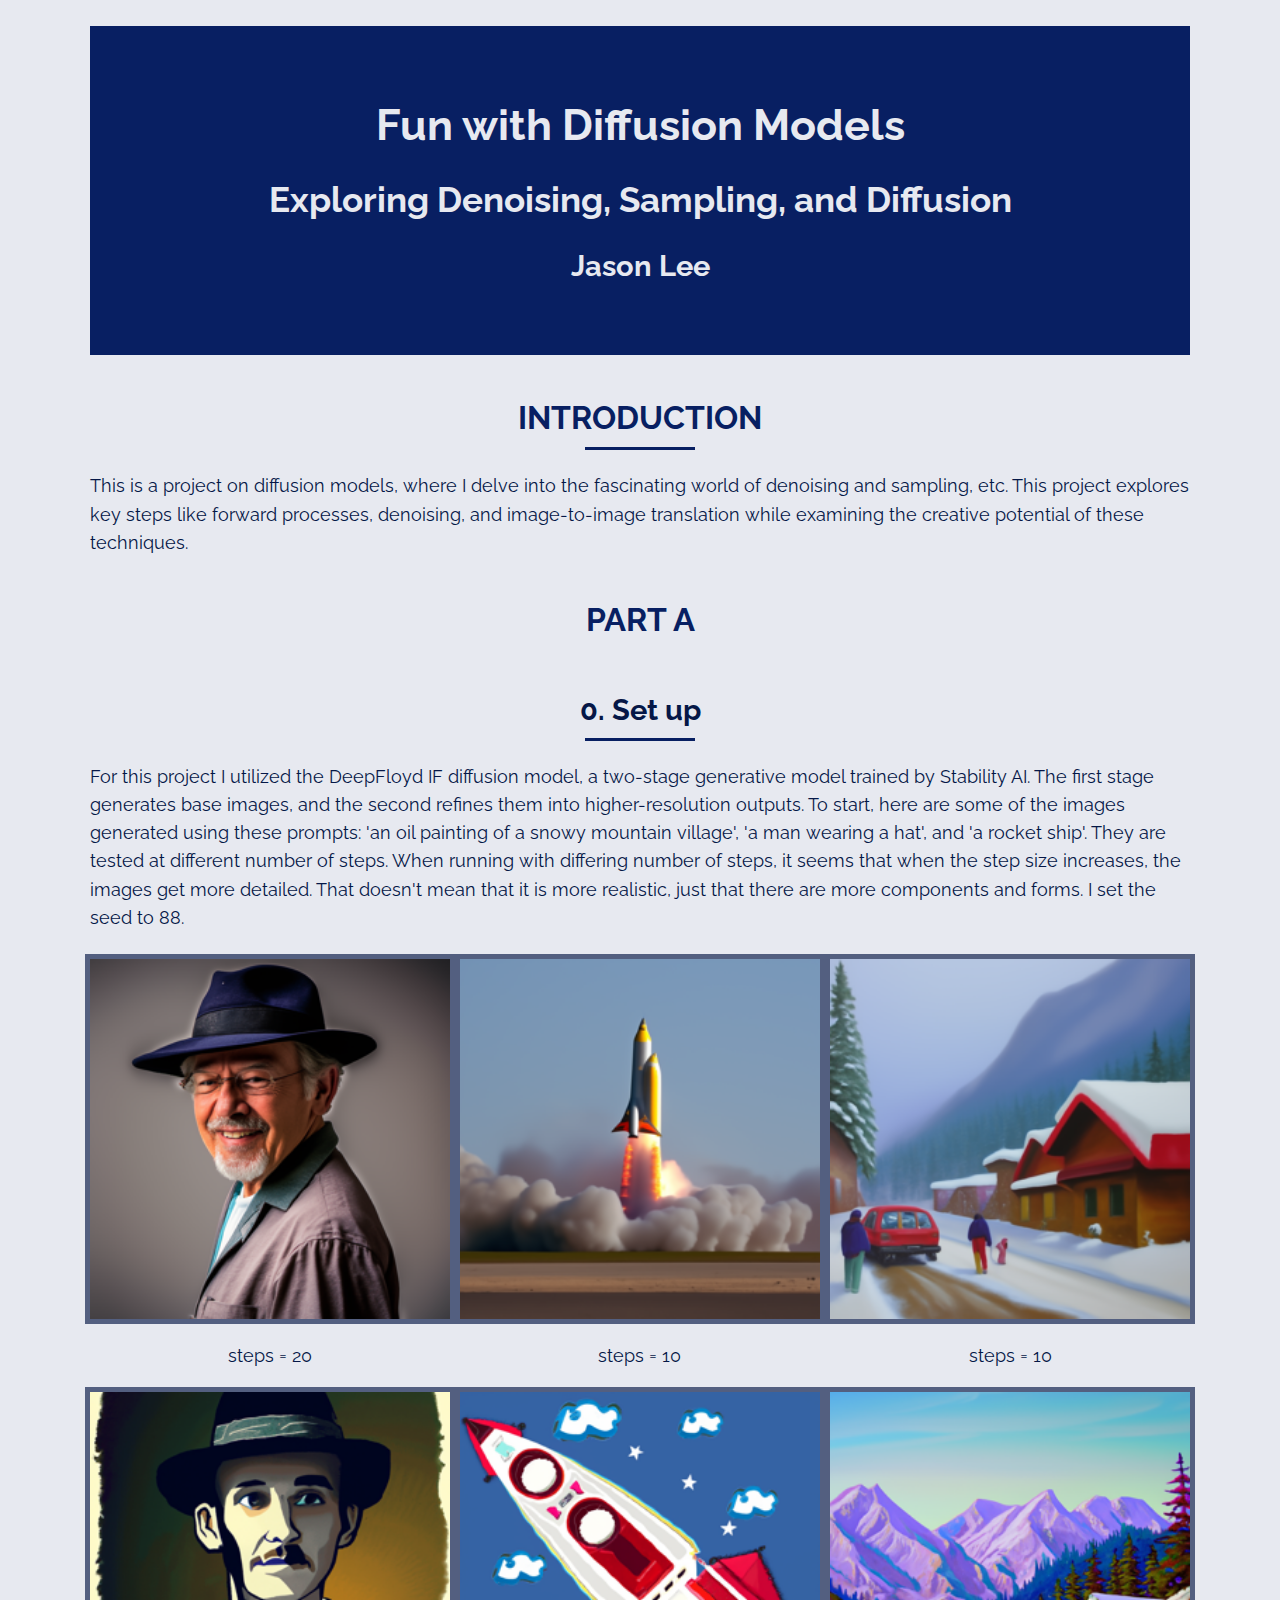
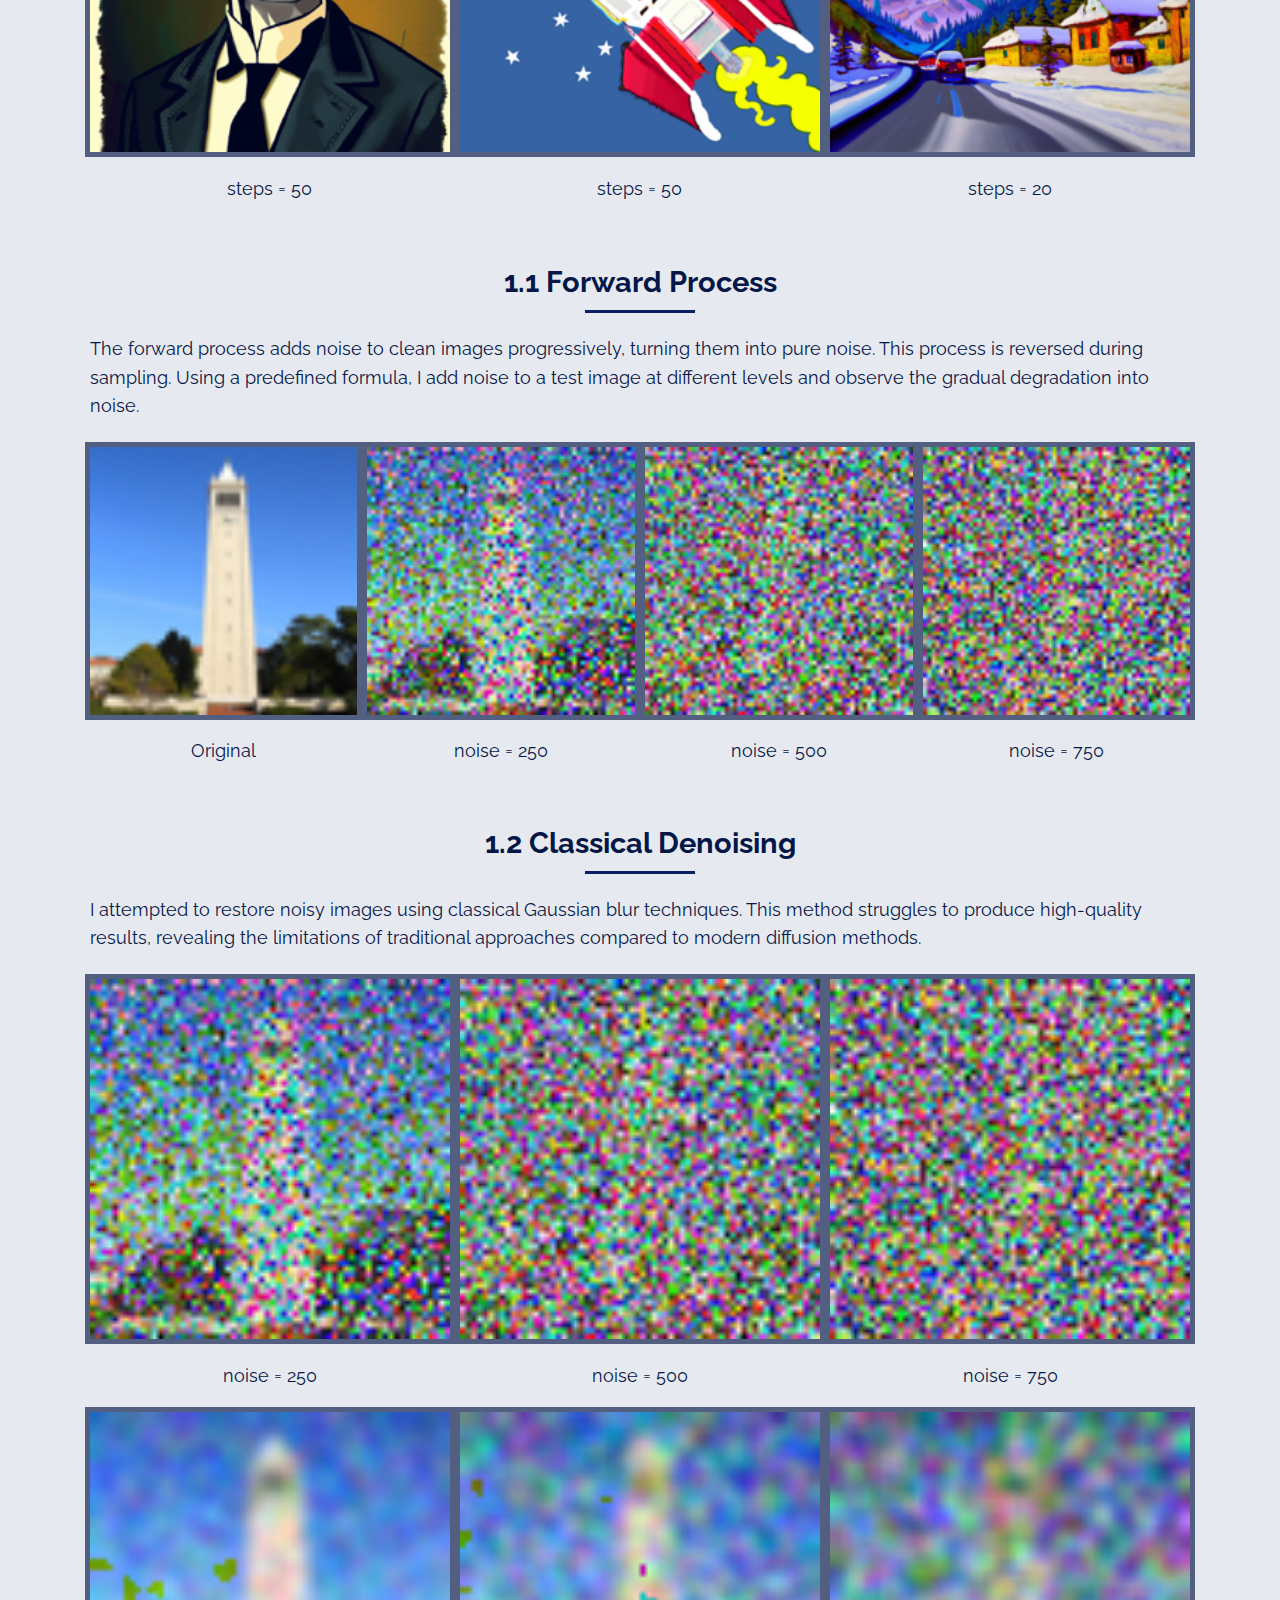
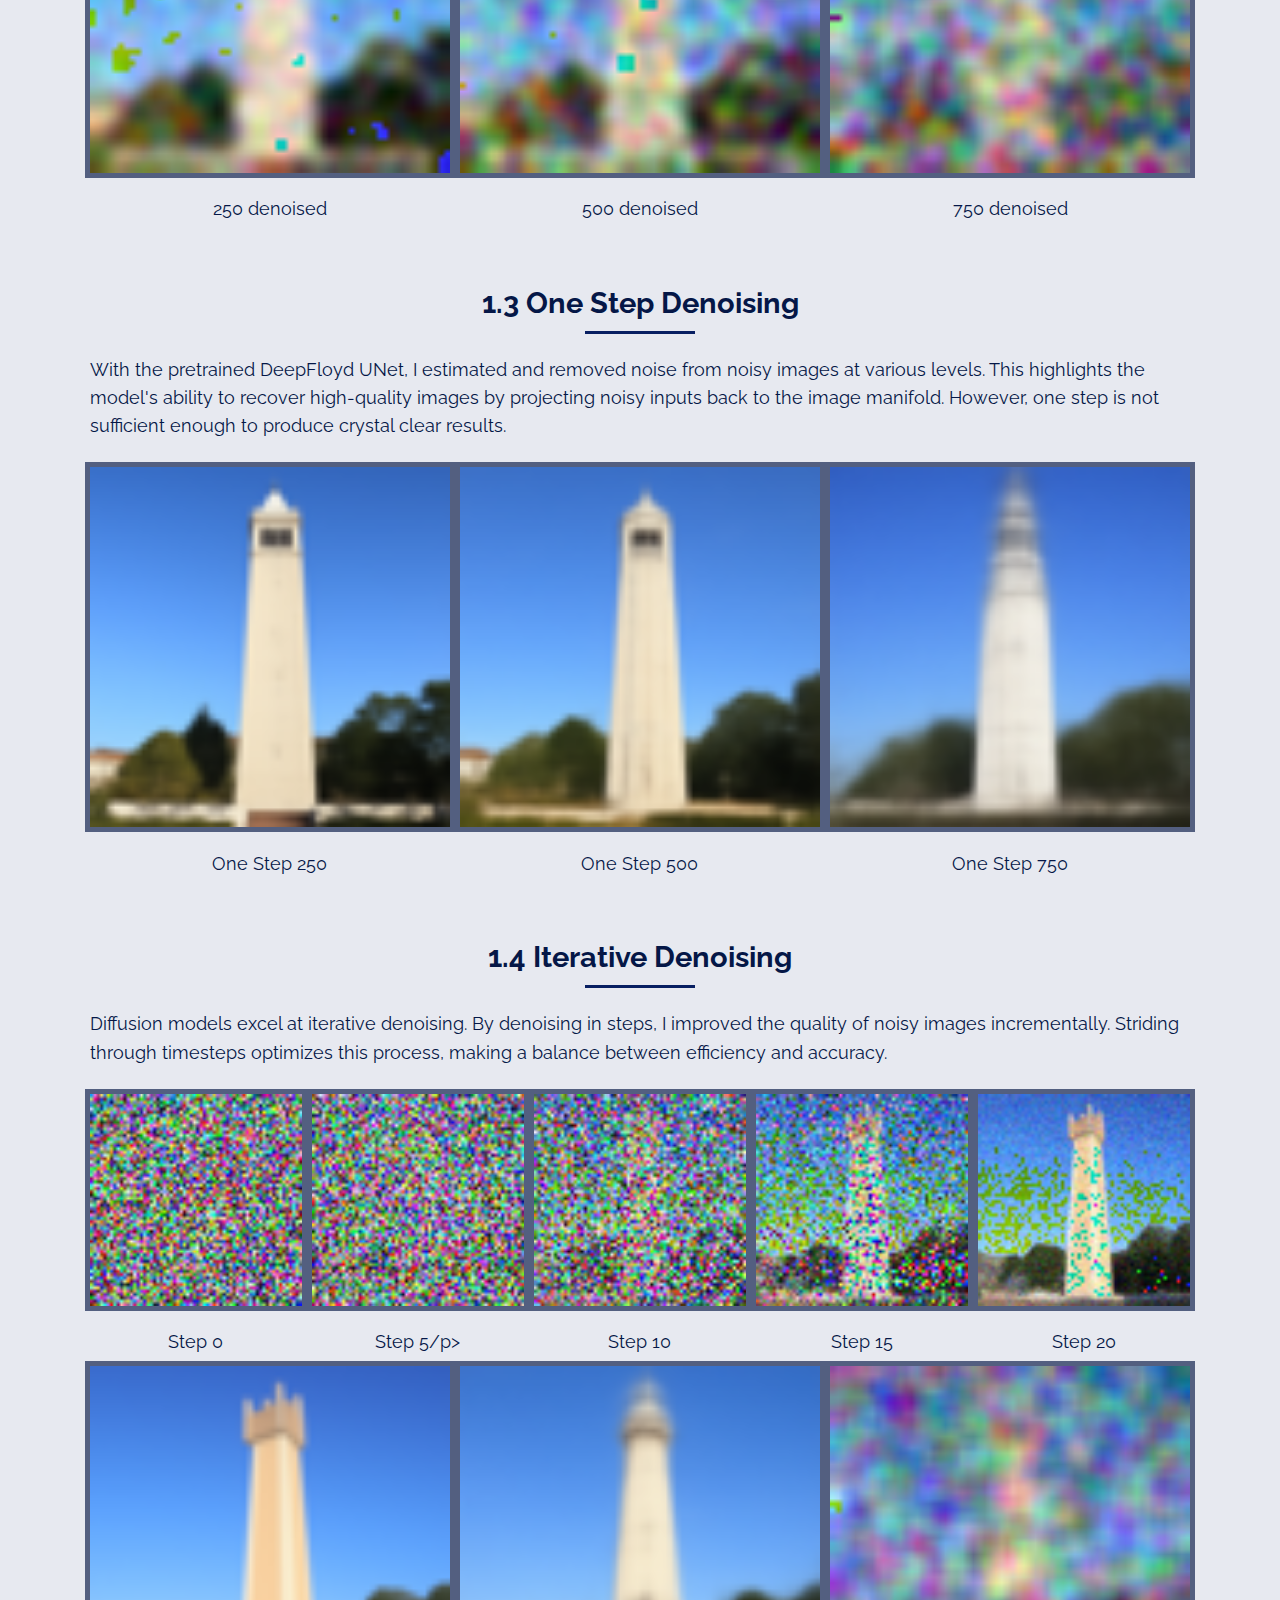
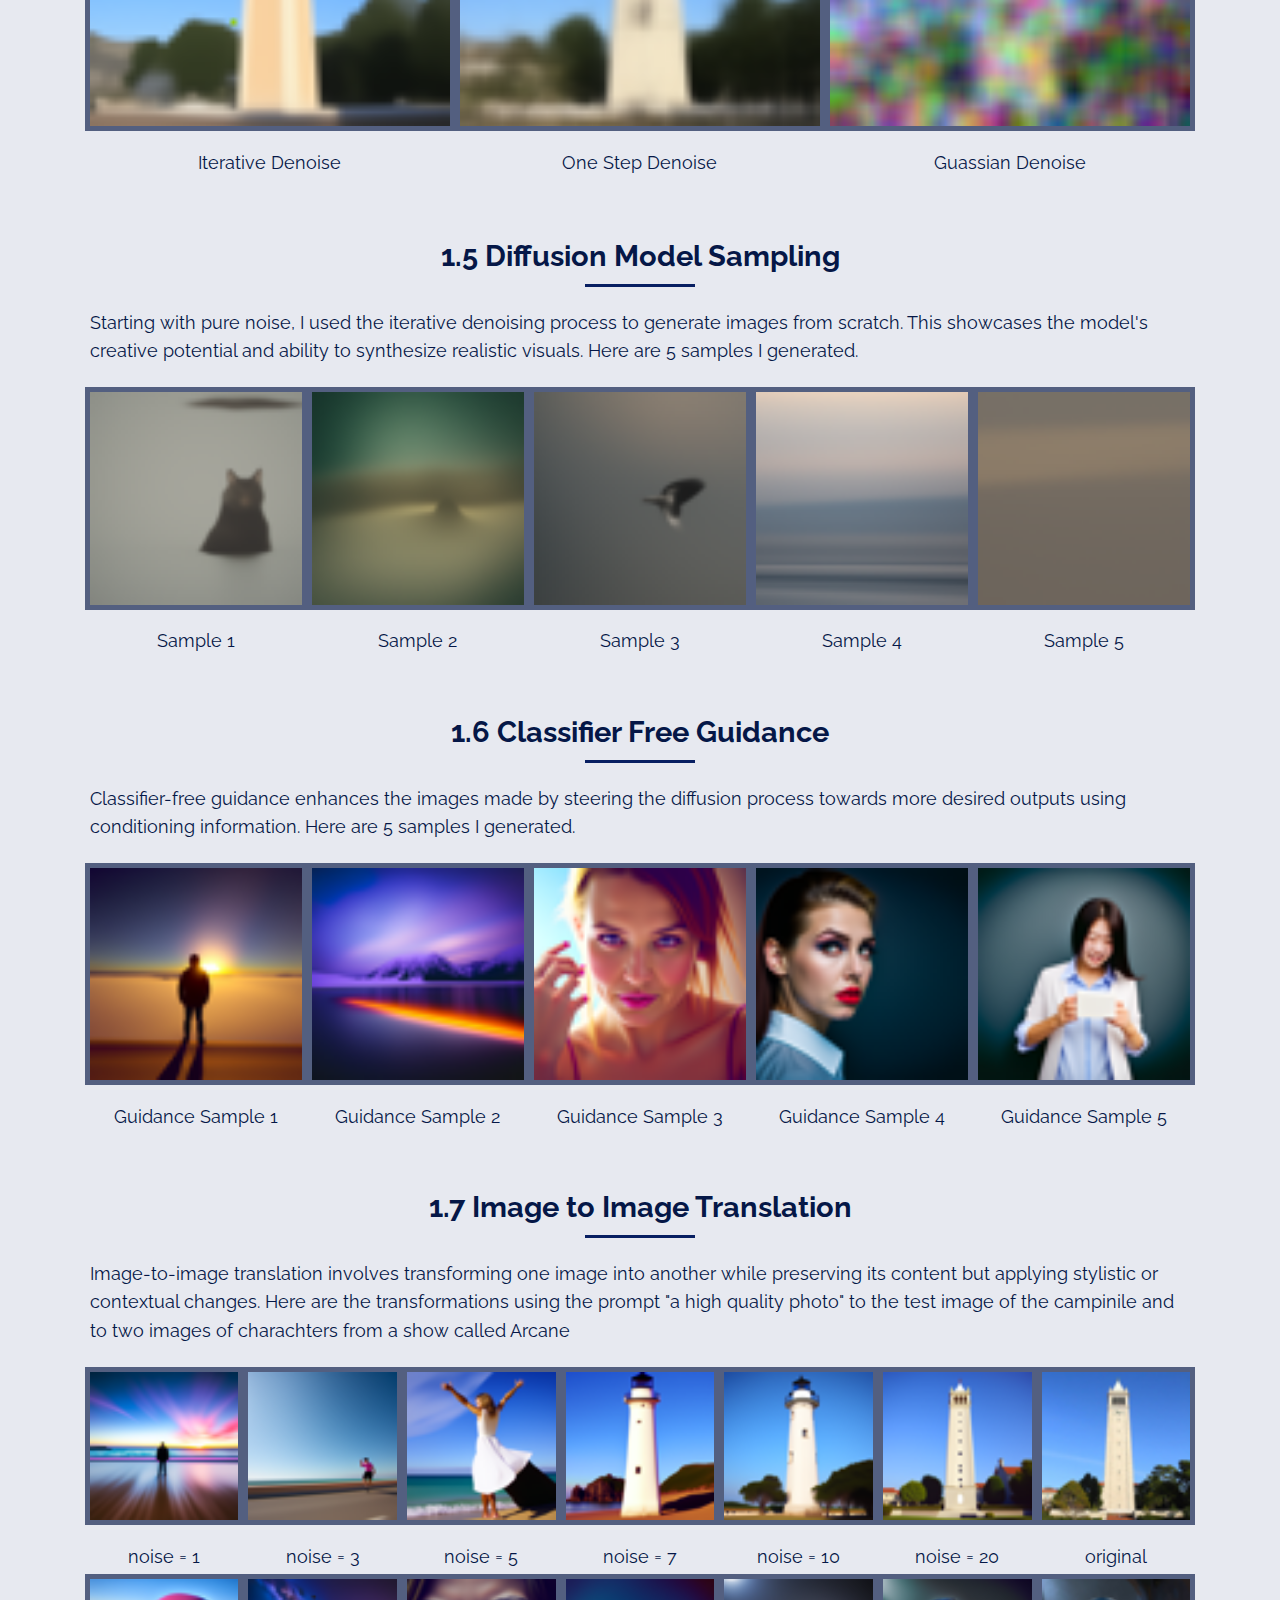
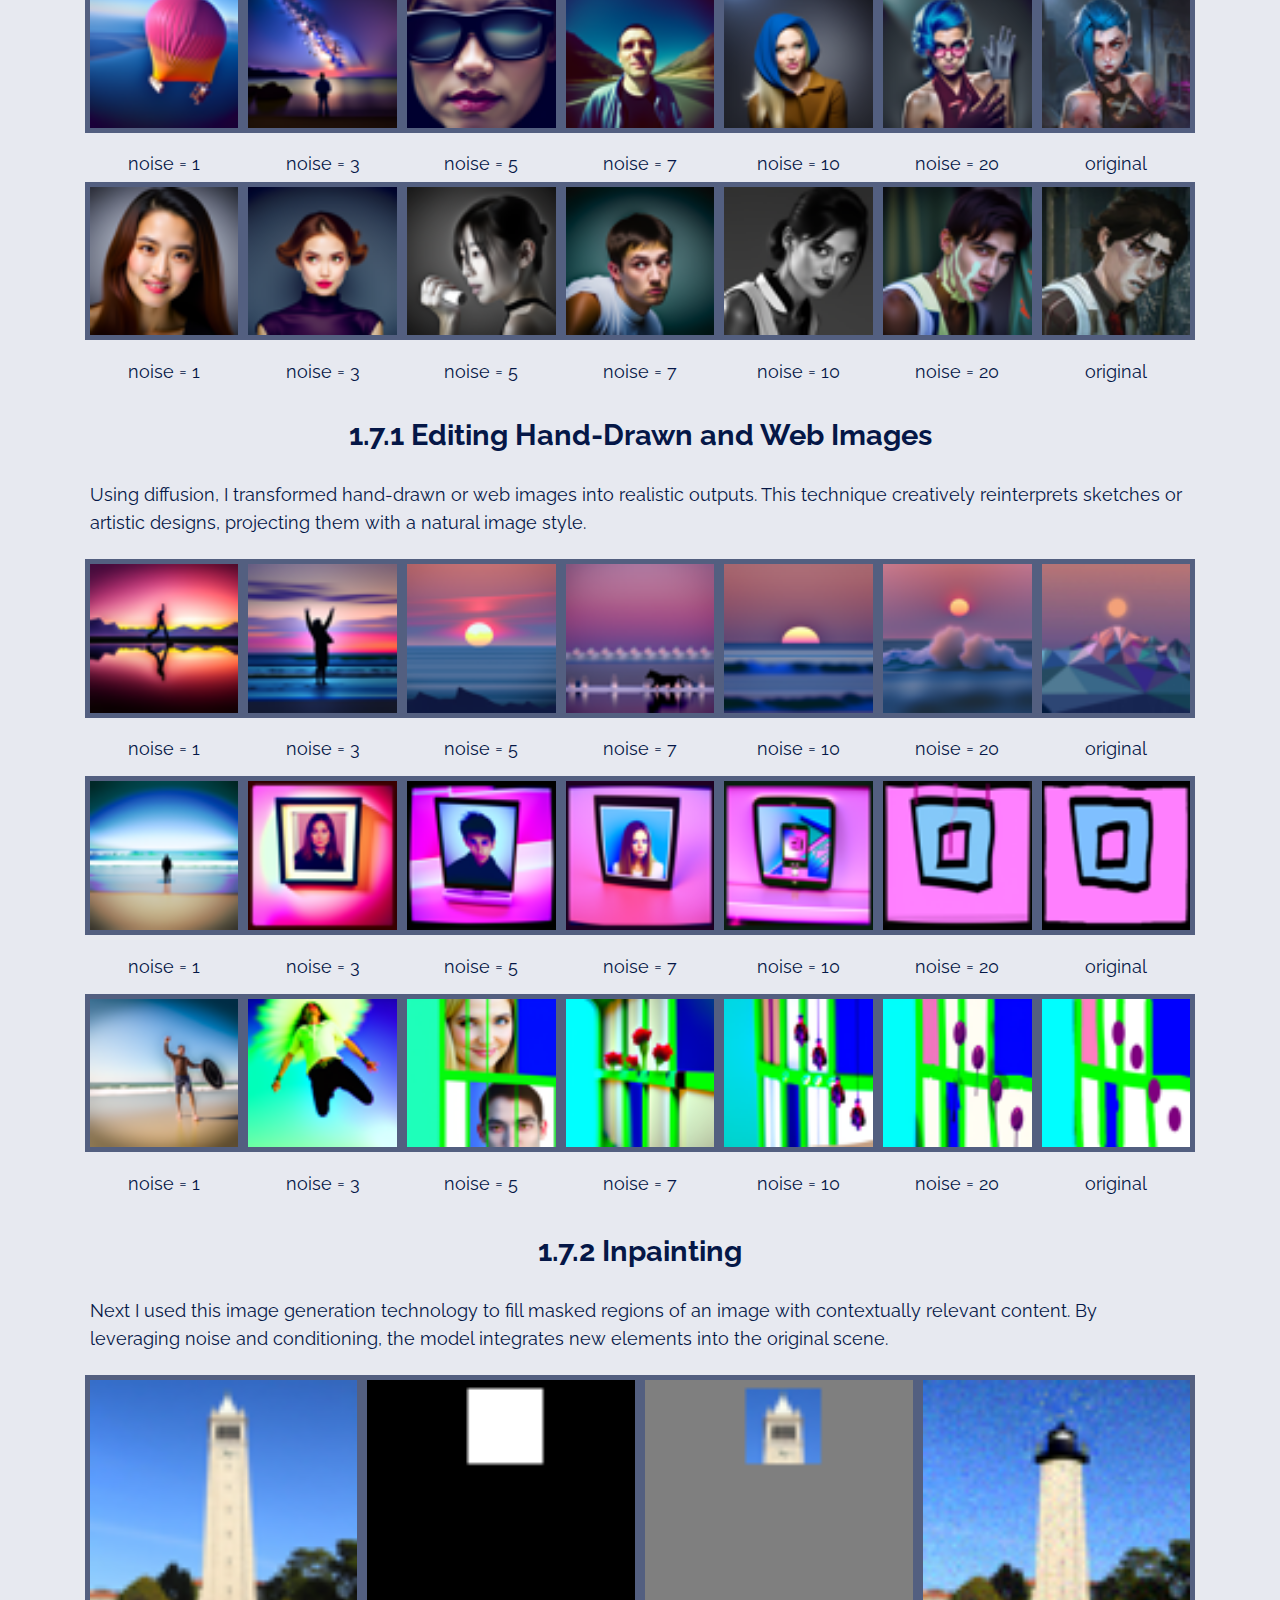
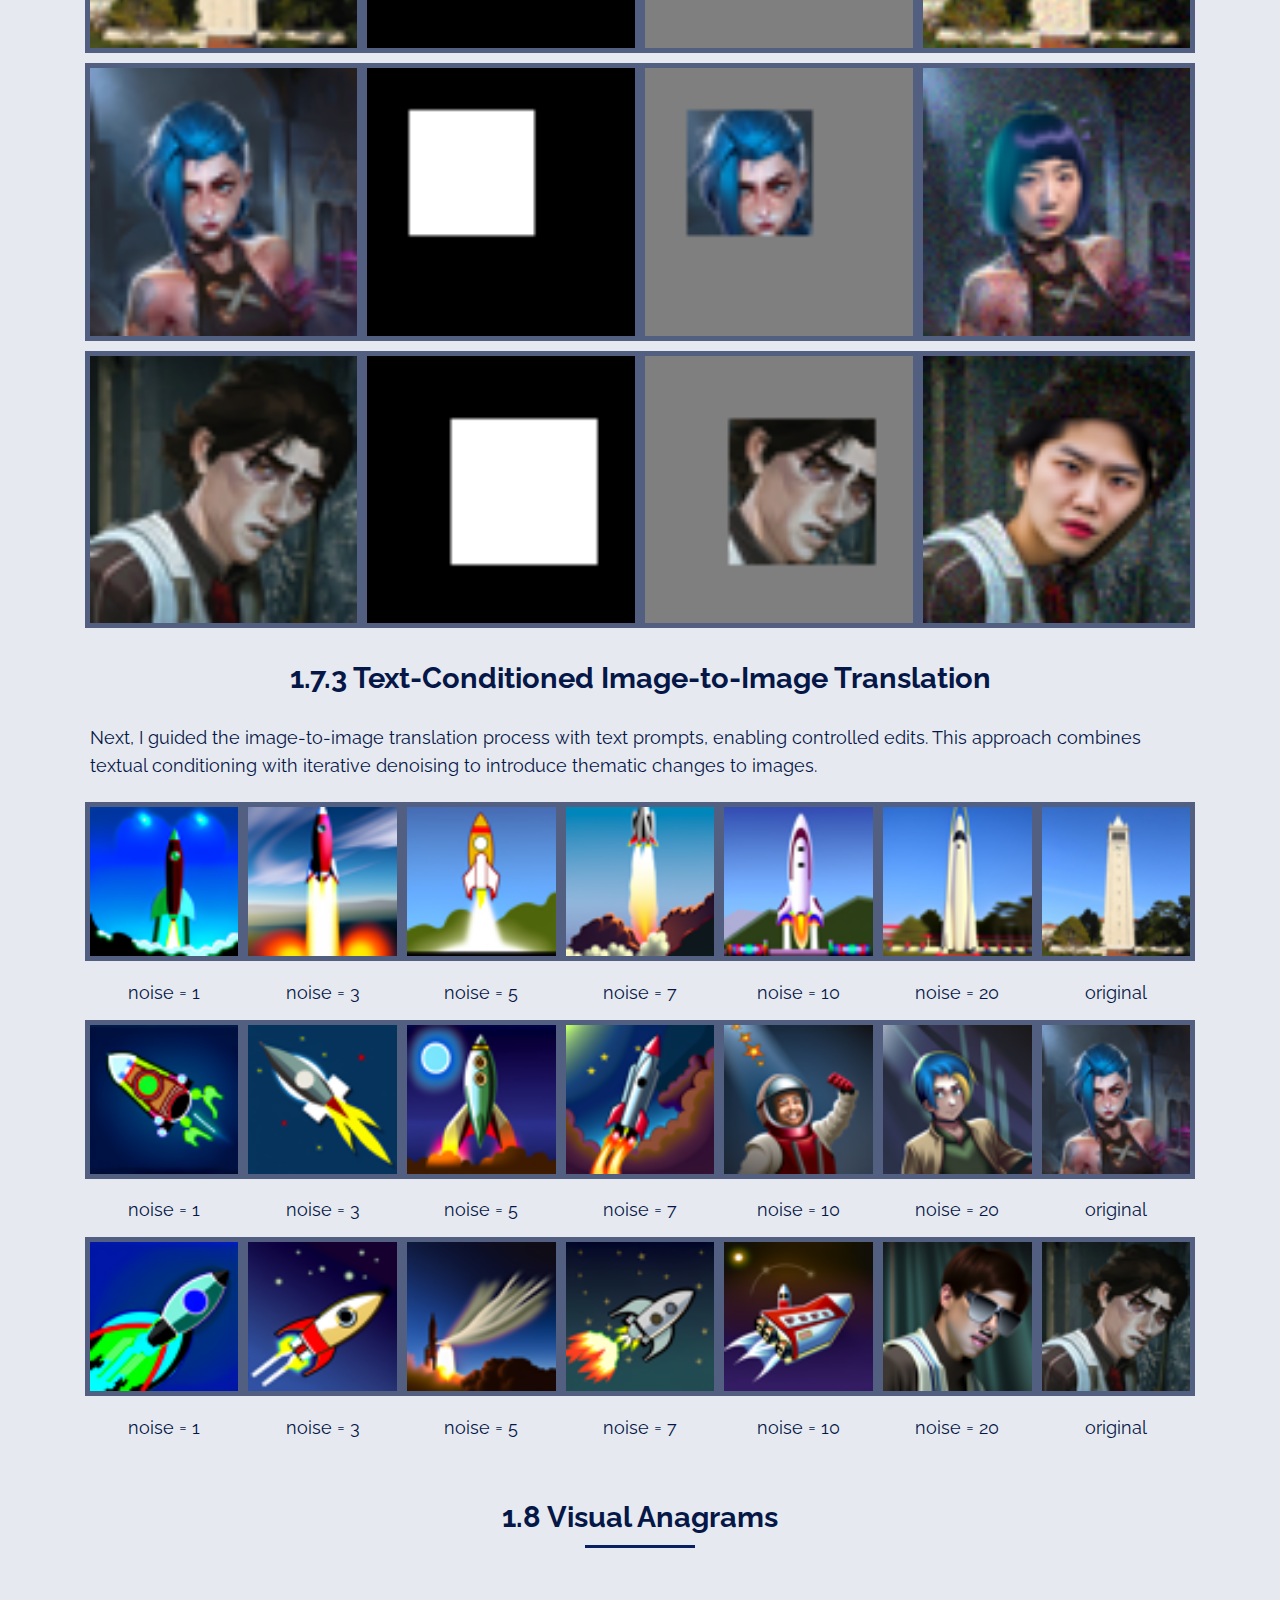
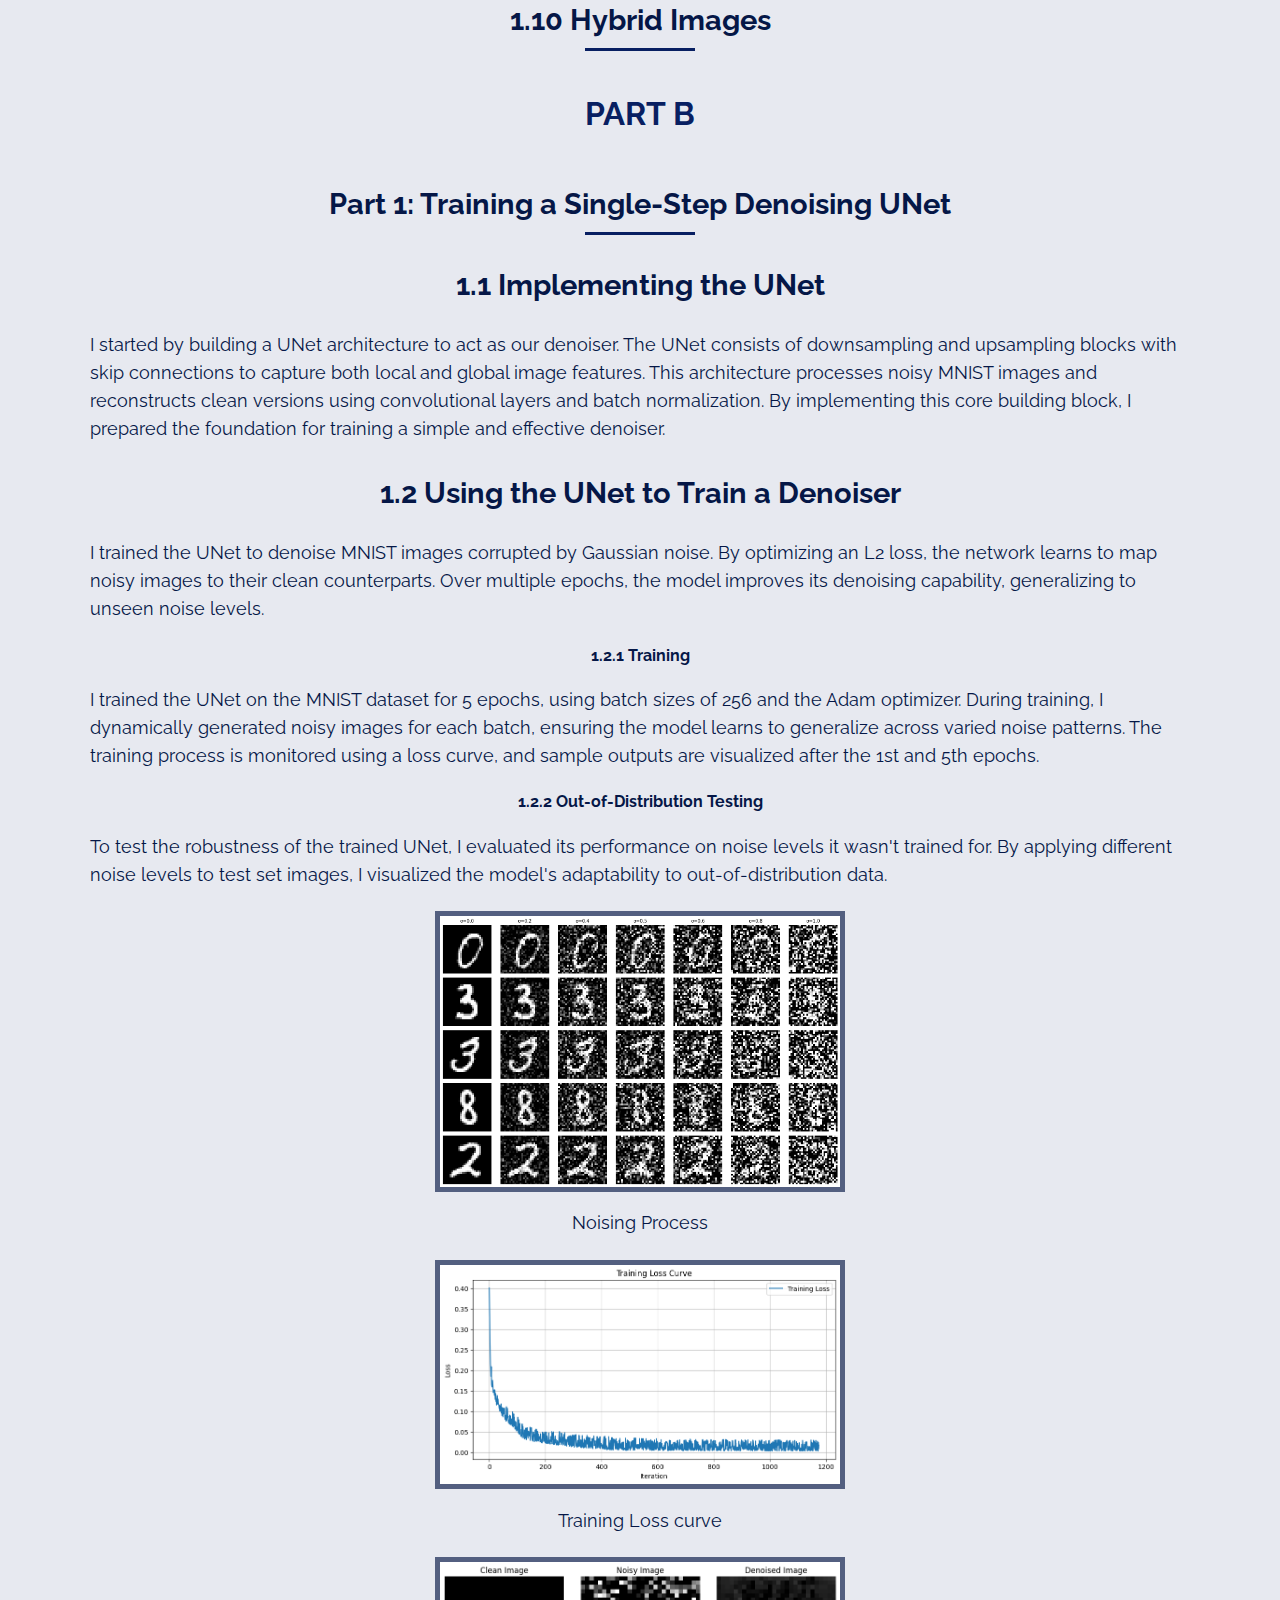
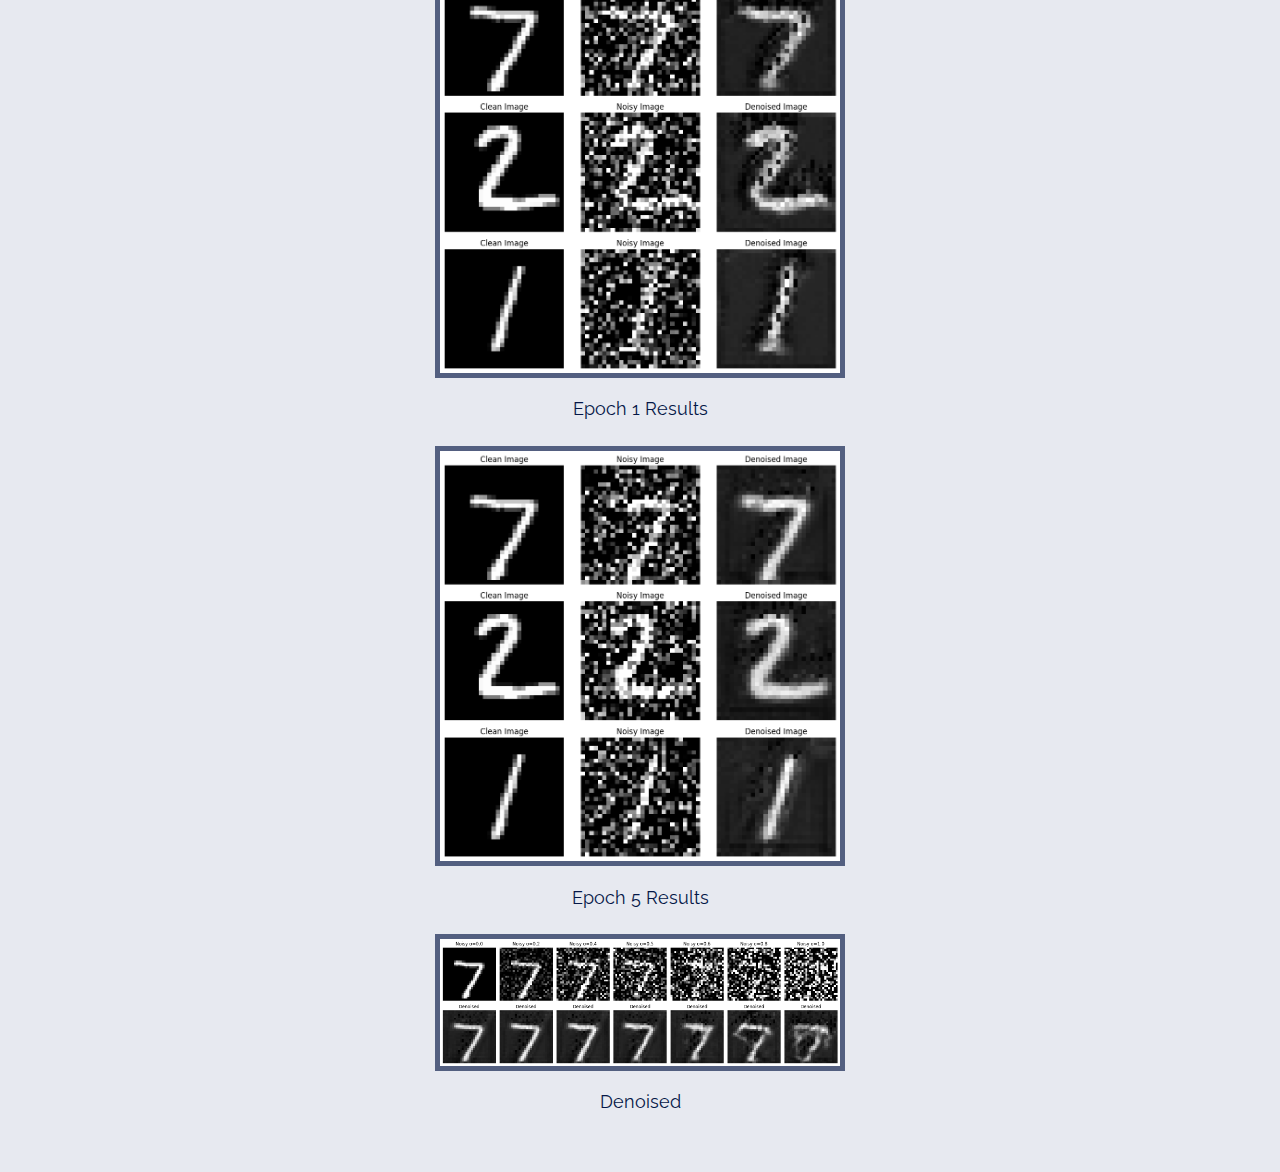
<file: projects/5/index.html>
<!DOCTYPE html>
<html lang="en">
<head>
    <meta charset="UTF-8">
    <meta name="viewport" content="width=device-width, initial-scale=1.0">
    <title>Fun with Diffusion Models</title>
    <style>
        @import url('https://fonts.googleapis.com/css2?family=Raleway:wght@400;700&display=swap');

        body {
            font-family: 'Raleway', sans-serif;
            margin: 2%;
            padding: 0 5%; 
            text-align: center;
            background-color: #E7E9F0;
            color: #051747;
        }

        .title-block {
            background-color: #081F62; 
            color: #E7E9F0;
            padding: 4% 2%; 
            margin-bottom: 3%;
            text-align: center;
        }

        h1 {
            font-size: 2.7em; 
            margin-bottom: 1%;
        }

        h2 {
            font-size: 2.2em;
            margin-bottom: 1%;
        }

        h3 {
            font-size: 1.8em;
        }

        .section-header {
            font-size: 2em;
            margin-top: 4%;
            margin-bottom: 2%;
            color: #081F62;
            text-transform: uppercase;
        }

        section h2 {
            font-size: 1.8em; 
            margin-bottom: 2%;
            margin-top: 5%; 
            position: relative;
        }

        section h2::after {
            content: '';
            display: block;
            width: 10%;
            height: 3px;
            background-color: #081F62; 
            margin: 1% auto; 
        }

        section {
            margin-bottom: 3%;
        }

        .image-item {
            text-align: center;
            display: flex;
            flex-direction: column;
            align-items: center;
        }

        .image-container {
            display: grid;
            grid-template-columns: repeat(auto-fit, minmax(150px, 1fr)); /* Adjust the minimum width */
            gap: 10px;
        }


        img {
            max-width: 100%;
            width: 400px;
            height: auto;
            border: 5px solid #535F80;
        }

        p {
            text-align: left;
            margin-bottom: 2%;
            font-size: 1.1em;
            line-height: 1.6em; 
        }
    </style>
</head>
<body>
    <div class="title-block">
        <h1>Fun with Diffusion Models</h1>
        <h2>Exploring Denoising, Sampling, and Diffusion</h2>
        <h3>Jason Lee</h3>
    </div>

    <section id="intro">
        <h2 class="section-header">Introduction</h2>
        <p>
            This is a project on diffusion models, where I delve into the fascinating world of denoising and sampling, etc. 
            This project explores key steps like forward processes, denoising, and image-to-image translation while 
            examining the creative potential of these techniques.
        </p>
    </section>

    <h2 class="section-header">Part A</h2>

    <section id="setup">
        <h2>0. Set up</h2>
        <p>
            For this project I utilized the DeepFloyd IF diffusion model, a two-stage generative model trained by Stability AI. 
            The first stage generates base images, and the second refines them into higher-resolution outputs. To start, here are some of the
images generated using these prompts: 'an oil painting of a snowy mountain village', 'a man wearing a hat', and 'a rocket ship'. They are tested at different number of steps. When running with differing number of steps, it seems that when the step size increases, the images get more detailed. That doesn't mean that it is more realistic, just that there are more components and forms. I set the seed to 88.
        </p>
        <div class="image-container" style="grid-template-columns: repeat(3, 1fr);">
            <div class="image-item"><img src="media/20hat.png" alt="Setup Image 1"><p>steps = 20</p></div>
            <div class="image-item"><img src="media/10rocket.png" alt="Setup Image 2"><p>steps = 10</p></div>
            <div class="image-item"><img src="media/10snow.png" alt="Setup Image 3"><p>steps = 10</p></div>
            <div class="image-item"><img src="media/50hat.png" alt="Setup Image 4"><p>steps = 50</p></div>
            <div class="image-item"><img src="media/50rocket.png" alt="Setup Image 5"><p>steps = 50</p></div>
            <div class="image-item"><img src="media/20snow.png" alt="Setup Image 6"><p>steps = 20</p></div>
        </div>
    </section>

    <section id="forward-process">
        <h2>1.1 Forward Process</h2>
        <p>
            The forward process adds noise to clean images progressively, turning them into pure noise. This process is reversed during sampling. Using a predefined formula, I add noise to a test image at different levels and observe the gradual degradation into noise.

        </p>
        <div class="image-container" style="grid-template-columns: repeat(4, 1fr);">
            <div class="image-item"><img src="media/orig.png" alt="Forward Process Image 1"><p>Original</p></div>
            <div class="image-item"><img src="media/n250.png" alt="Forward Process Image 1"><p>noise = 250</p></div>
            <div class="image-item"><img src="media/n500.png" alt="Forward Process Image 2"><p>noise = 500</p></div>
            <div class="image-item"><img src="media/n750.png" alt="Forward Process Image 3"><p>noise = 750</p></div>
        </div>
    </section>

    <section id="classical-denoising">
        <h2>1.2 Classical Denoising</h2>
        <p>
            
I attempted to restore noisy images using classical Gaussian blur techniques. This method struggles to produce high-quality results, revealing the limitations of traditional approaches compared to modern diffusion methods.

        </p>
        <div class="image-container" style="grid-template-columns: repeat(3, 1fr);">
            <div class="image-item"><img src="media/n250.png" alt="Forward Process Image 1"><p>noise = 250</p></div>
            <div class="image-item"><img src="media/n500.png" alt="Forward Process Image 2"><p>noise = 500</p></div>
            <div class="image-item"><img src="media/n750.png" alt="Forward Process Image 3"><p>noise = 750</p></div>
            
            <div class="image-item"><img src="media/g250.png" alt="Forward Process Image 1"><p>250 denoised</p></div>
            <div class="image-item"><img src="media/g500.png" alt="Forward Process Image 2"><p>500 denoised</p></div>
            <div class="image-item"><img src="media/g750.png" alt="Forward Process Image 3"><p>750 denoised</p></div>
        </div>
    </section>

    <section id="one-step-denoising">
        <h2>1.3 One Step Denoising</h2>
        <p>
With the pretrained DeepFloyd UNet, I estimated and removed noise from noisy images at various levels.
            This highlights the model's ability to recover high-quality images by projecting noisy inputs back to the image manifold. However, one step is not sufficient enough to produce crystal clear results.
        </p>
        <div class="image-container" style="grid-template-columns: repeat(3, 1fr);">
            <div class="image-item"><img src="media/o250.png" alt="One Step 1"><p>One Step 250</p></div>
            <div class="image-item"><img src="media/o500.png" alt="One Step 2"><p>One Step 500</p></div>
            <div class="image-item"><img src="media/0750.png" alt="One Step 3"><p>One Step 750</p></div>
        </div>
    </section>

    <section id="iterative-denoising">
        <h2>1.4 Iterative Denoising</h2>
        <p>
            Diffusion models excel at iterative denoising. By denoising in steps, I improved the quality
            of noisy images incrementally. Striding through timesteps optimizes this process, 
            making a balance between efficiency and accuracy.
        </p>
        <div class="image-container" style="grid-template-columns: repeat(5, 1fr);">
            <div class="image-item"><img src="media/i0.png" alt="Sample 1"><p>Step 0</p></div>
            <div class="image-item"><img src="media/i5.png" alt="Sample 2"><p>Step 5/p></div>
            <div class="image-item"><img src="media/i10.png" alt="Sample 3"><p>Step 10</p></div>
            <div class="image-item"><img src="media/i15.png" alt="Sample 4"><p>Step 15</p></div>
            <div class="image-item"><img src="media/i20.png" alt="Sample 5"><p>Step 20</p></div>
        </div>
        <div class="image-container" style="grid-template-columns: repeat(3, 1fr);">
            <div class="image-item"><img src="media/i.png" alt="Iterative 1"><p>Iterative Denoise</p></div>
            <div class="image-item"><img src="media/io.png" alt="Iterative 2"><p>One Step Denoise</p></div>
            <div class="image-item"><img src="media/ig.png" alt="Iterative 3"><p>Guassian Denoise</p></div>
        </div>
    </section>

    <section id="diffusion-model-sampling">
        <h2>1.5 Diffusion Model Sampling</h2>
        <p>
            Starting with pure noise, I used the iterative denoising process to generate images from scratch. 
            This showcases the model's creative potential and ability to synthesize realistic visuals. Here are 5 samples I generated.
        </p>
        <div class="image-container" style="grid-template-columns: repeat(5, 1fr);">
            <div class="image-item"><img src="media/s1.png" alt="Sample 1"><p>Sample 1</p></div>
            <div class="image-item"><img src="media/s2.png" alt="Sample 2"><p>Sample 2</p></div>
            <div class="image-item"><img src="media/s3.png" alt="Sample 3"><p>Sample 3</p></div>
            <div class="image-item"><img src="media/s4.png" alt="Sample 4"><p>Sample 4</p></div>
            <div class="image-item"><img src="media/s5.png" alt="Sample 5"><p>Sample 5</p></div>
        </div>
    </section>

    <section id="classifier-free-guidance">
        <h2>1.6 Classifier Free Guidance</h2>
        <p>
            Classifier-free guidance enhances the images made by steering the diffusion process towards more desired outputs 
            using conditioning information. Here are 5 samples I generated.
        </p>
        <div class="image-container" style="grid-template-columns: repeat(5, 1fr);">
            <div class="image-item"><img src="media/g1.png" alt="Guidance 1"><p>Guidance Sample 1</p></div>
            <div class="image-item"><img src="media/g2.png" alt="Guidance 2"><p>Guidance Sample 2</p></div>
            <div class="image-item"><img src="media/g3.png" alt="Guidance 3"><p>Guidance Sample 3</p></div>
            <div class="image-item"><img src="media/g4.png" alt="Guidance 4"><p>Guidance Sample 4</p></div>
            <div class="image-item"><img src="media/g5.png" alt="Guidance 5"><p>Guidance Sample 5</p></div>
        </div>
    </section>

    <section id="image-to-image-translation">
        <h2>1.7 Image to Image Translation</h2>
        <p>
            Image-to-image translation involves transforming one image into another while preserving its content 
            but applying stylistic or contextual changes. Here are the transformations using the prompt "a high quality photo"
            to the test image of the campinile and to two images of charachters from a show called Arcane
        </p>
        <div class="image-container" style="grid-template-columns: repeat(7, 1fr);">
            <div class="image-item"><img src="media/txt1.png" alt="Sample 1"><p>noise = 1</p></div>
            <div class="image-item"><img src="media/txt2.png" alt="Sample 2"><p>noise = 3</p></div>
            <div class="image-item"><img src="media/txt3.png" alt="Sample 3"><p>noise = 5</p></div>
            <div class="image-item"><img src="media/txt4.png" alt="Sample 4"><p>noise = 7</p></div>
            <div class="image-item"><img src="media/txt5.png" alt="Sample 5"><p>noise = 10</p></div>
            
            <div class="image-item"><img src="media/txt6.png" alt="Sample 6"><p>noise = 20</p></div>
            
            <div class="image-item"><img src="media/orig.png" alt="Sample 5"><p>original</p></div>
        </div>
        <div class="image-container" style="grid-template-columns: repeat(7, 1fr);">
            <div class="image-item"><img src="media/A1.png" alt="Sample 1"><p>noise = 1</p></div>
            <div class="image-item"><img src="media/A2.png" alt="Sample 2"><p>noise = 3</p></div>
            <div class="image-item"><img src="media/A3.png" alt="Sample 3"><p>noise = 5</p></div>
            <div class="image-item"><img src="media/A4.png" alt="Sample 4"><p>noise = 7</p></div>
            <div class="image-item"><img src="media/A5.png" alt="Sample 5"><p>noise = 10</p></div>
            
            <div class="image-item"><img src="media/A6.png" alt="Sample 6"><p>noise = 20</p></div>
            
            <div class="image-item"><img src="media/origA.png" alt="Sample 5"><p>original</p></div>
        </div>
        <div class="image-container" style="grid-template-columns: repeat(7, 1fr);">
            <div class="image-item"><img src="media/B1.png" alt="Sample 1"><p>noise = 1</p></div>
            <div class="image-item"><img src="media/B2.png" alt="Sample 2"><p>noise = 3</p></div>
            <div class="image-item"><img src="media/B3.png" alt="Sample 3"><p>noise = 5</p></div>
            <div class="image-item"><img src="media/B4.png" alt="Sample 4"><p>noise = 7</p></div>
            <div class="image-item"><img src="media/B5.png" alt="Sample 5"><p>noise = 10</p></div>
            
            <div class="image-item"><img src="media/B6.png" alt="Sample 6"><p>noise = 20</p></div>
            
            <div class="image-item"><img src="media/origB.png" alt="Sample 5"><p>original</p></div>
        </div>

        <section id="editing-hand-drawn-web">
            <h3>1.7.1 Editing Hand-Drawn and Web Images</h3>
            <p>
                Using diffusion, I transformed hand-drawn or web images into realistic outputs.
                This technique creatively reinterprets sketches or artistic designs, 
                projecting them with a natural image style.
            </p>
            <div class="image-container" style="grid-template-columns: repeat(7, 1fr);">
                <div class="image-item"><img src="media/W1.png" alt="Sample 1"><p>noise = 1</p></div>
                <div class="image-item"><img src="media/W2.png" alt="Sample 2"><p>noise = 3</p></div>
                <div class="image-item"><img src="media/W3.png" alt="Sample 3"><p>noise = 5</p></div>
                <div class="image-item"><img src="media/W4.png" alt="Sample 4"><p>noise = 7</p></div>
                <div class="image-item"><img src="media/W5.png" alt="Sample 5"><p>noise = 10</p></div>
                
                <div class="image-item"><img src="media/W6.png" alt="Sample 6"><p>noise = 20</p></div>
                
                <div class="image-item"><img src="media/OrigW.png" alt="Sample 5"><p>original</p></div>
                <div class="image-item"><img src="media/C1.png" alt="Sample 1"><p>noise = 1</p></div>
                <div class="image-item"><img src="media/C2.png" alt="Sample 2"><p>noise = 3</p></div>
                <div class="image-item"><img src="media/C3.png" alt="Sample 3"><p>noise = 5</p></div>
                <div class="image-item"><img src="media/C4.png" alt="Sample 4"><p>noise = 7</p></div>
                <div class="image-item"><img src="media/C5.png" alt="Sample 5"><p>noise = 10</p></div>
                
                <div class="image-item"><img src="media/C6.png" alt="Sample 6"><p>noise = 20</p></div>
                
                <div class="image-item"><img src="media/OrigC.png" alt="Sample 5"><p>original</p></div>
                <div class="image-item"><img src="media/D1.png" alt="Sample 1"><p>noise = 1</p></div>
                <div class="image-item"><img src="media/D2.png" alt="Sample 2"><p>noise = 3</p></div>
                <div class="image-item"><img src="media/D3.png" alt="Sample 3"><p>noise = 5</p></div>
                <div class="image-item"><img src="media/D4.png" alt="Sample 4"><p>noise = 7</p></div>
                <div class="image-item"><img src="media/D5.png" alt="Sample 5"><p>noise = 10</p></div>
                
                <div class="image-item"><img src="media/D6.png" alt="Sample 6"><p>noise = 20</p></div>
                
                <div class="image-item"><img src="media/OrigD.png" alt="Sample 5"><p>original</p></div>
            </div>
        </section>

        <section id="inpainting">
            <h3>1.7.2 Inpainting</h3>
            <p>
                Next I used this image generation technology to fill masked regions of an image with 
                contextually relevant content. By leveraging noise and conditioning, 
                the model integrates new elements into the original scene.
            </p>
            <div class="image-container" style="grid-template-columns: repeat(4, 1fr);">
                <div class="image-item"><img src="media/orig.png" alt="Original Image"></div>
                <div class="image-item"><img src="media/MC.png" alt="Mask"></div>
                <div class="image-item"><img src="media/CC.png" alt="Replaced"></div>
                <div class="image-item"><img src="media/resC.png" alt="Result"></div>
                
                <div class="image-item"><img src="media/origA.png" alt="Original Image"></div>
                <div class="image-item"><img src="media/MJ.png" alt="Mask"></div>
                <div class="image-item"><img src="media/CJ.png" alt="Replaced"></div>
                <div class="image-item"><img src="media/resJ.png" alt="Result"></div>
                
                <div class="image-item"><img src="media/origB.png" alt="Original Image"></div>
                <div class="image-item"><img src="media/MW.png" alt="Mask"></div>
                <div class="image-item"><img src="media/CW.png" alt="Replaced"></div>
                <div class="image-item"><img src="media/resW.png" alt="Result"></div>
            </div>
        </section>

        <section id="text-conditioned-image-to-image">
            <h3>1.7.3 Text-Conditioned Image-to-Image Translation</h3>
            <p>
                Next, I guided the image-to-image translation process with text prompts, 
                enabling controlled edits. This approach combines textual conditioning 
                with iterative denoising to introduce thematic changes to images.

            </p>
            <div class="image-container" style="grid-template-columns: repeat(7, 1fr);">
                <div class="image-item"><img src="media/1R1.png" alt="Sample 1"><p>noise = 1</p></div>
                <div class="image-item"><img src="media/1R2.png" alt="Sample 2"><p>noise = 3</p></div>
                <div class="image-item"><img src="media/1R3.png" alt="Sample 3"><p>noise = 5</p></div>
                <div class="image-item"><img src="media/1R4.png" alt="Sample 4"><p>noise = 7</p></div>
                <div class="image-item"><img src="media/1R5.png" alt="Sample 5"><p>noise = 10</p></div>
                <div class="image-item"><img src="media/1R6.png" alt="Sample 6"><p>noise = 20</p></div>
                <div class="image-item"><img src="media/orig.png" alt="Sample 5"><p>original</p></div>

                <div class="image-item"><img src="media/2R1.png" alt="Sample 1"><p>noise = 1</p></div>
                <div class="image-item"><img src="media/2R2.png" alt="Sample 2"><p>noise = 3</p></div>
                <div class="image-item"><img src="media/2R3.png" alt="Sample 3"><p>noise = 5</p></div>
                <div class="image-item"><img src="media/2R4.png" alt="Sample 4"><p>noise = 7</p></div>
                <div class="image-item"><img src="media/2R5.png" alt="Sample 5"><p>noise = 10</p></div>
                <div class="image-item"><img src="media/2R6.png" alt="Sample 6"><p>noise = 20</p></div>
                <div class="image-item"><img src="media/origA.png" alt="Sample 5"><p>original</p></div>
                
                <div class="image-item"><img src="media/3R1.png" alt="Sample 1"><p>noise = 1</p></div>
                <div class="image-item"><img src="media/3R2.png" alt="Sample 2"><p>noise = 3</p></div>
                <div class="image-item"><img src="media/3R3.png" alt="Sample 3"><p>noise = 5</p></div>
                <div class="image-item"><img src="media/3R4.png" alt="Sample 4"><p>noise = 7</p></div>
                <div class="image-item"><img src="media/3R5.png" alt="Sample 5"><p>noise = 10</p></div>
                <div class="image-item"><img src="media/3R6.png" alt="Sample 6"><p>noise = 20</p></div>
                <div class="image-item"><img src="media/origB.png" alt="Sample 5"><p>original</p></div>
            </div>
        </section>
    </section>

    <section id="visual-anagrams">
        <h2>1.8 Visual Anagrams</h2>
<!--         <p>
            Visual anagrams involve creatively rearranging visual elements to explore new patterns and forms. 
            Below are examples of anagrams generated using diffusion models.
        </p>
        <div class="image-container" style="grid-template-columns: repeat(3, 1fr);">
            <div class="image-item"><img src="media/anagram1.png" alt="Anagram 1"></div>
            <div class="image-item"><img src="media/anagram2.png" alt="Anagram 2"></div>
            <div class="image-item"><img src="media/anagram3.png" alt="Anagram 3"></div>
        </div> -->
    </section>

    <section id="hybrid-images">
        <h2>1.10 Hybrid Images</h2>
<!--         <p>
            Hybrid images blend features from multiple source images to create a unique visual output. These examples highlight 
            the fusion of textures, colors, and patterns using diffusion techniques.
        </p>
        <div class="image-container" style="grid-template-columns: repeat(3, 1fr);">
            <div class="image-item"><img src="media/hybrid1.png" alt="Hybrid 1"></div>
            <div class="image-item"><img src="media/hybrid2.png" alt="Hybrid 2"></div>
            <div class="image-item"><img src="media/hybrid3.png" alt="Hybrid 3"></div>
        </div> -->
    </section>

    <h2 class="section-header">Part B</h2>

    <section id="training-single-step">
        <h2>Part 1: Training a Single-Step Denoising UNet</h2>
        <p>
    </section>

    <section id="implementing-unet">
        <h3>1.1 Implementing the UNet</h3>
        <p>
            I started by building a UNet architecture to act as our denoiser. The UNet consists of 
            downsampling and upsampling blocks with skip connections to capture both local and 
            global image features. This architecture processes noisy MNIST images and reconstructs 
            clean versions using convolutional layers and batch normalization. By implementing this 
            core building block, I prepared the foundation for training a simple and effective denoiser.
        </p>
    </section>

    <section id="using-unet">
        <h3>1.2 Using the UNet to Train a Denoiser</h3>
        <p>
            I trained the UNet to denoise MNIST images corrupted by Gaussian noise. 
            By optimizing an L2 loss, the network learns to map noisy images to their clean counterparts. 
            Over multiple epochs, the model improves its denoising capability, generalizing to unseen noise levels.
        </p>
        <h4>1.2.1 Training</h4>
        <p>I trained the UNet on the MNIST dataset for 5 epochs, using batch sizes of 256 
            and the Adam optimizer. During training, I dynamically generated noisy images for each batch, 
            ensuring the model learns to generalize across varied noise patterns. The training process is 
            monitored using a loss curve, and sample outputs are visualized after the 1st and 5th epochs.</p>
        <h4>1.2.2 Out-of-Distribution Testing</h4>
        <p>To test the robustness of the trained UNet, I evaluated its performance on noise levels it 
            wasn't trained for. By applying different noise levels to test set images, I visualized the model's
            adaptability to out-of-distribution data.</p>
        <div class="image-container";">
            <div class="image-item"><img src="media/noisechart.png" alt="Forward Process Image 1"><p>Noising Process</p></div>
        </div>
        <div class="image-container";">
            <div class="image-item"><img src="media/trainingloss.png" alt="Forward Process Image 1"><p>Training Loss curve</p></div>
        </div>
        <div class="image-container";">
            <div class="image-item"><img src="media/epoc1.png" alt="Forward Process Image 1"><p>Epoch 1 Results</p></div>
        </div>
        <div class="image-container";">
            <div class="image-item"><img src="media/epoc2.png" alt="Forward Process Image 1"><p>Epoch 5 Results</p></div>
        </div>
        <div class="image-container";">
            <div class="image-item"><img src="media/denoised.png" alt="Forward Process Image 1"><p>Denoised</p></div>
        </div>
        
    </section>

<!--     <section id="training-diffusion-model">
        <h2>Part 2: Training a Diffusion Model</h2>
        <h3>2.1 Adding Time Conditioning to UNet</h3>
        <p>Time-conditioning adapts the UNet for step-wise sampling in diffusion models.</p>
        <h3>2.2 Training the UNet</h3>
        <p>Results from training the UNet for diffusion tasks.</p>
        <h3>2.3 Sampling from the UNet</h3>
        <p>Sampling high-quality images from a trained UNet.</p>
        <h3>2.4 Adding Class-Conditioning to UNet</h3>
        <p>Introducing class-conditioning for targeted generation.</p>
        <h3>2.5 Sampling from the Class-Conditioned UNet</h3>
        <p>Examples of class-conditioned outputs generated by the UNet.</p>
    </section> -->
</body>
</html>
</file>
